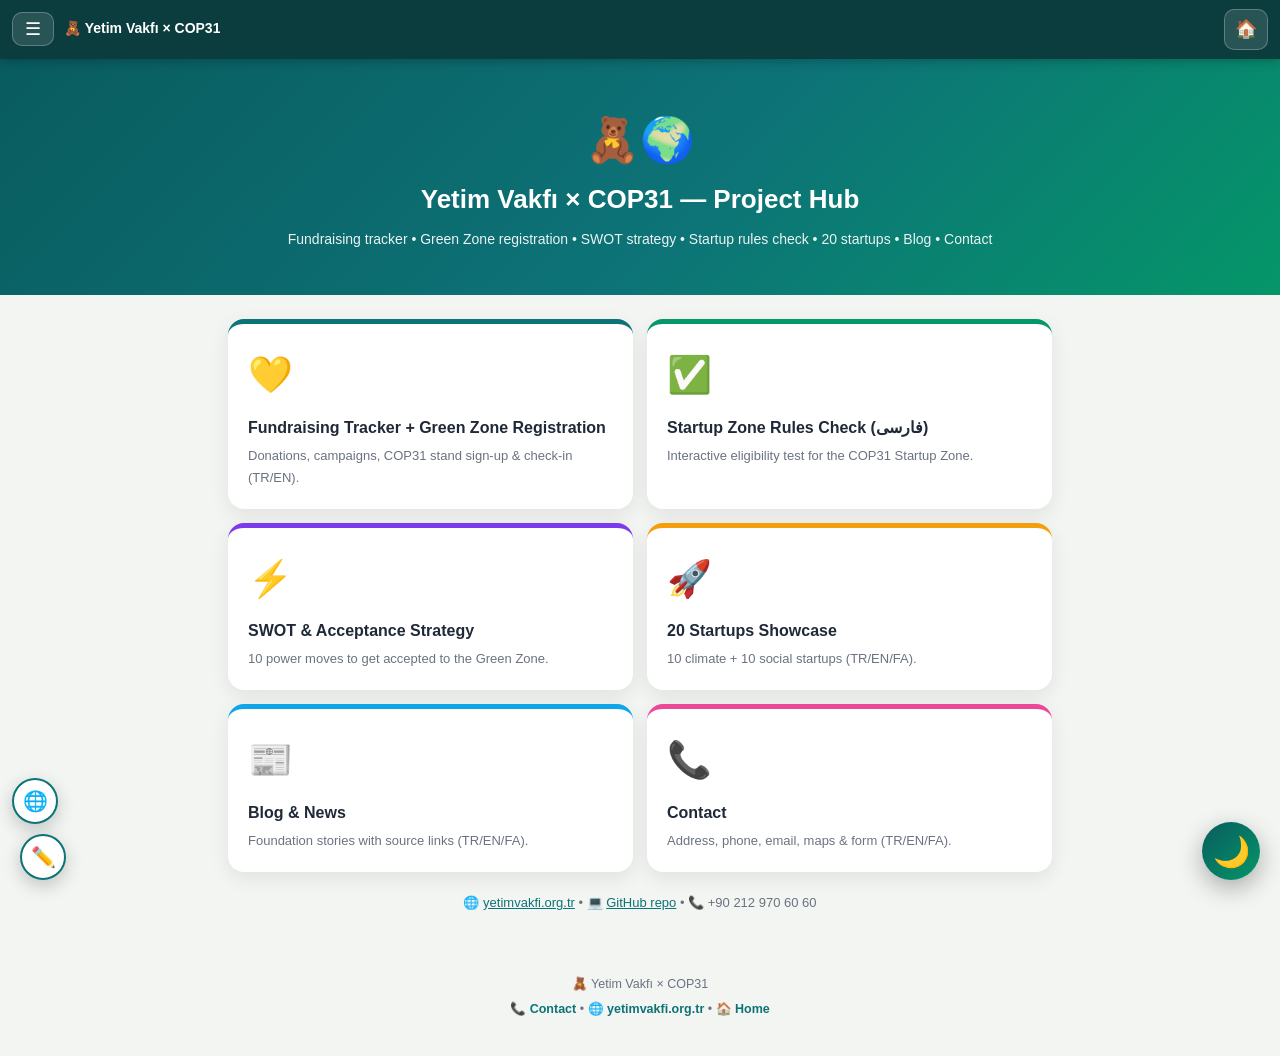
<file: site/index.html>
<!DOCTYPE html>
<html lang="en">
<head>
<meta charset="UTF-8">
<meta name="viewport" content="width=device-width, initial-scale=1.0">
<meta name="description" content="Yetim Vakfı × COP31 Project Hub — fundraising tracker, 20 startups, Startup Zone rules check, SWOT strategy, blog and contact.">
<meta property="og:title" content="Yetim Vakfı × COP31 — Project Hub">
<meta property="og:description" content="Yetim Vakfı × COP31 Project Hub — fundraising tracker, 20 startups, Startup Zone rules check, SWOT strategy, blog and contact.">
<meta property="og:type" content="website">
<meta property="og:url" content="https://yetim-vakfi-cop31.pages.dev/">
<meta name="twitter:card" content="summary">
<title>Yetim Vakfı × COP31 — Project Hub</title>
<link rel="icon" href="data:image/svg+xml,<svg xmlns='http://www.w3.org/2000/svg' viewBox='0 0 100 100'><text y='.9em' font-size='90'>🧸</text></svg>">
<meta name="theme-color" content="#0b3d3f">
<link rel="stylesheet" href="site-theme.css">
<style>
*{box-sizing:border-box;margin:0;padding:0}
.hero{background:linear-gradient(135deg,#095c5f,#0d7377 55%,#059669);color:#fff;padding:44px 20px;text-align:center}
.hero h1{font-size:26px}.hero p{opacity:.92;margin-top:6px}
.wrap{max-width:860px;margin:0 auto;padding:24px 18px 40px}
.grid{display:grid;grid-template-columns:repeat(2,1fr);gap:14px}
@media(max-width:720px){.grid{grid-template-columns:1fr}}
.card{background:#fff;border-radius:16px;padding:20px;box-shadow:0 6px 20px rgba(0,0,0,.08);text-decoration:none;color:inherit;border-top:5px solid #0d7377;display:block}
.card:nth-child(2){border-color:#059669}.card:nth-child(3){border-color:#7c3aed}.card:nth-child(4){border-color:#f59e0b}.card:nth-child(5){border-color:#0ea5e9}.card:nth-child(6){border-color:#ec4899}
.card:hover{transform:translateY(-3px);box-shadow:0 10px 26px rgba(0,0,0,.12)}
.card .ico{font-size:36px}.card h2{font-size:16px;margin:8px 0 4px}.card p{font-size:13px;color:#6b7280}
.links{text-align:center;margin-top:20px;font-size:13px;color:#6b7280}
.links a{color:#0d7377}
</style>
</head>
<body>
<div class="hero">
  <div style="font-size:44px">🧸🌍</div>
  <h1>Yetim Vakfı × COP31 — Project Hub</h1>
  <p>Fundraising tracker • Green Zone registration • SWOT strategy • Startup rules check • 20 startups • Blog • Contact</p>
</div>
<div class="wrap">
  <div class="grid">
    <a class="card" href="yetim-vakfi-fundraising-tracker.html"><div class="ico">💛</div><h2>Fundraising Tracker + Green Zone Registration</h2><p>Donations, campaigns, COP31 stand sign-up & check-in (TR/EN).</p></a>
    <a class="card" href="cop31-startup-zone-rules-check.html"><div class="ico">✅</div><h2>Startup Zone Rules Check (فارسی)</h2><p>Interactive eligibility test for the COP31 Startup Zone.</p></a>
    <a class="card" href="yetim-vakfi-cop31-swot-report.html"><div class="ico">⚡</div><h2>SWOT & Acceptance Strategy</h2><p>10 power moves to get accepted to the Green Zone.</p></a>
    <a class="card" href="cop31-20-startups.html"><div class="ico">🚀</div><h2>20 Startups Showcase</h2><p>10 climate + 10 social startups (TR/EN/FA).</p></a>
    <a class="card" href="blog.html"><div class="ico">📰</div><h2>Blog & News</h2><p>Foundation stories with source links (TR/EN/FA).</p></a>
    <a class="card" href="contact.html"><div class="ico">📞</div><h2>Contact</h2><p>Address, phone, email, maps & form (TR/EN/FA).</p></a>
  </div>
  <div class="links">
    🌐 <a href="https://yetimvakfi.org.tr/en" target="_blank" rel="noopener">yetimvakfi.org.tr</a> •
    💻 <a href="https://github.com/Websites-by-AI/yetim-vakfi-cop31" target="_blank" rel="noopener">GitHub repo</a> •
    📞 +90 212 970 60 60
  </div>
</div>
<script src="site-nav.js"></script>
<script src="site-translate.js"></script>
<script src="aya-widget.js"></script>
<script src="site-debug.js"></script>
<script>
/* WordPress-like edit mode: click pencil, edit texts, click again to save (this browser). Double-click resets. */
(function(){
const KEY="aya_index_edits",SEL=".hero h1,.hero p,.card h2,.card p";
const btn=document.createElement("button");
btn.textContent="✏️"; btn.title="Edit mode";
btn.style.cssText="position:fixed;bottom:20px;left:20px;width:46px;height:46px;border-radius:50%;background:#fff;border:2px solid #0d7377;font-size:20px;cursor:pointer;box-shadow:0 6px 18px rgba(0,0,0,.2);z-index:9997";
document.body.appendChild(btn);
const els=()=>[...document.querySelectorAll(SEL)];
function save(){try{localStorage.setItem(KEY,JSON.stringify(els().map(e=>e.innerHTML)));}catch(e){}}
function load(){try{const a=JSON.parse(localStorage.getItem(KEY)||"[]");els().forEach((e,i)=>{if(a[i])e.innerHTML=a[i];});}catch(e){}}
let on=false;
btn.onclick=()=>{on=!on;els().forEach(e=>{e.contentEditable=on;e.style.outline=on?"2px dashed #0d7377":"";});btn.style.background=on?"#fef3c7":"#fff";if(!on)save();};
btn.ondblclick=()=>{try{localStorage.removeItem(KEY);}catch(e){}location.reload();};
load();
})();
</script>
</body>
</html>
</file>
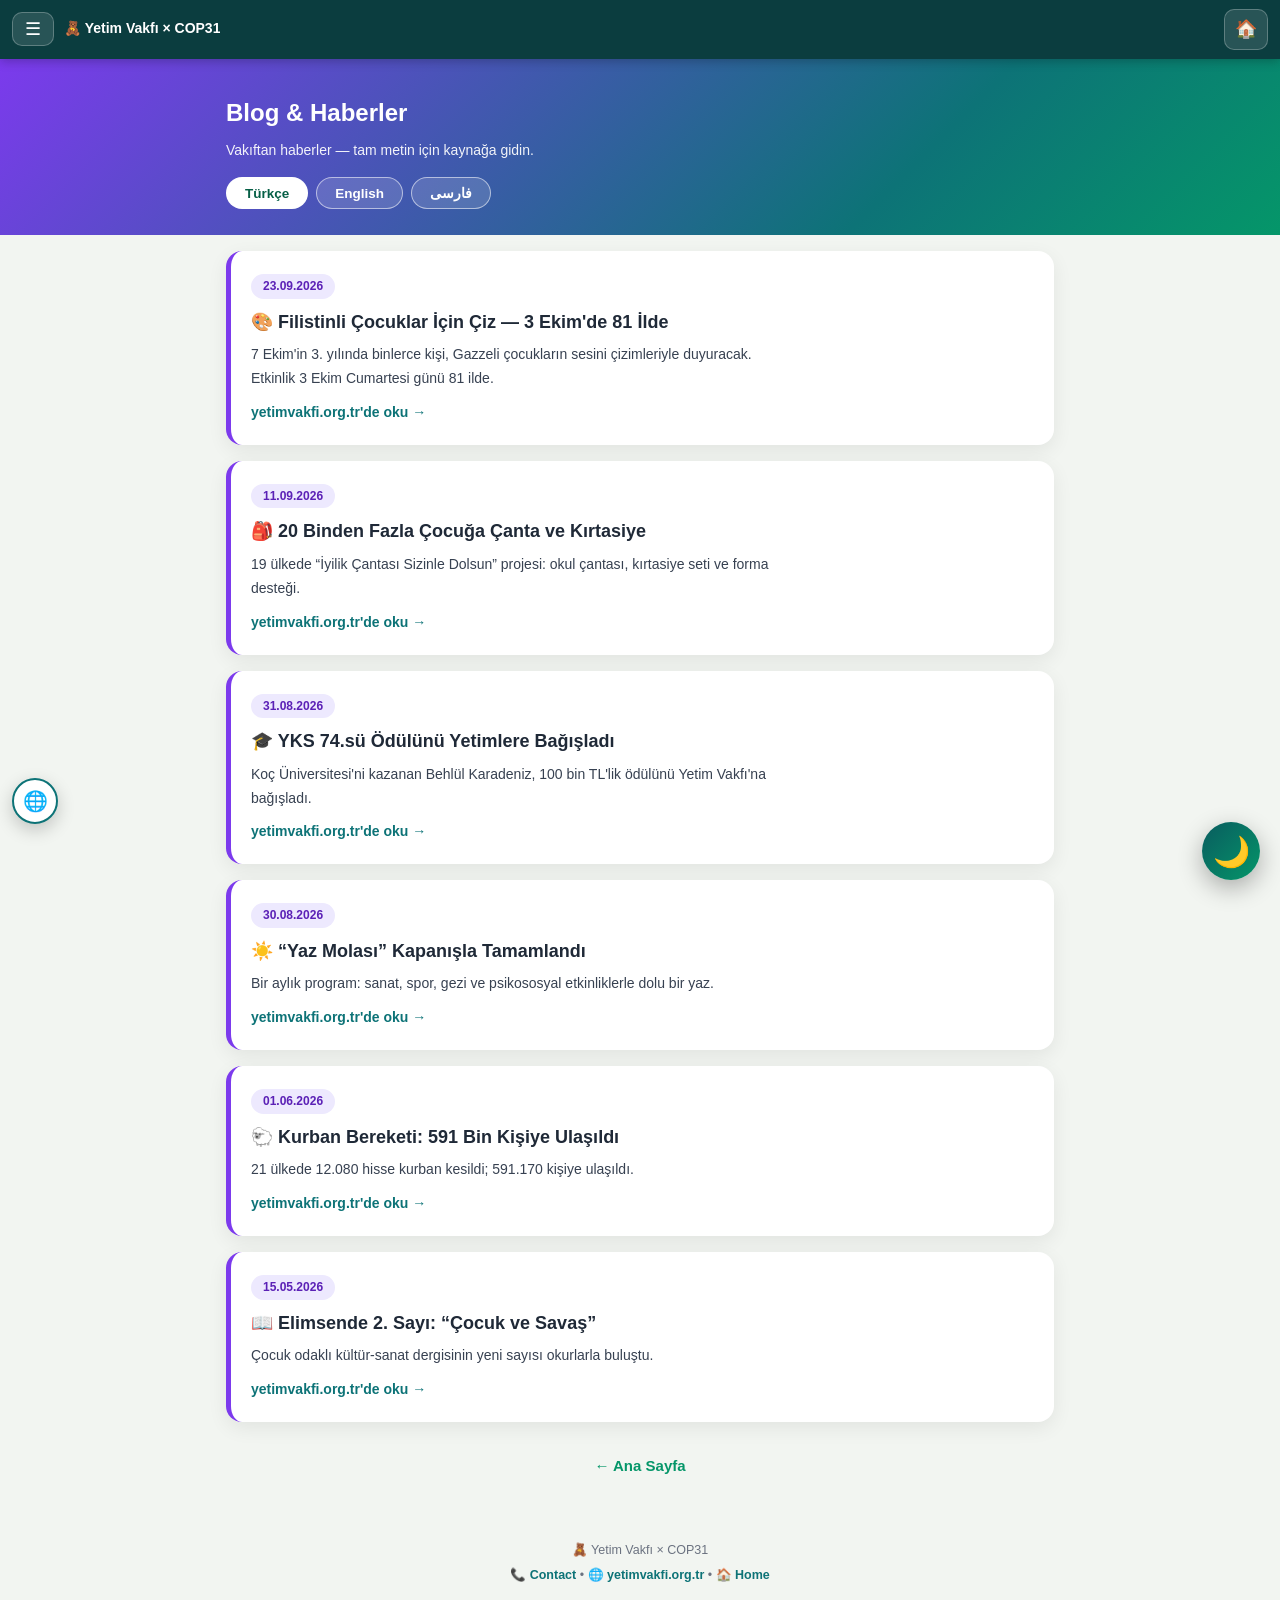
<file: site/blog.html>
<!DOCTYPE html>
<html lang="tr">
<head>
<meta charset="UTF-8">
<meta name="viewport" content="width=device-width, initial-scale=1.0">
<meta name="description" content="Yetim Vakfı × COP31 blog — foundation news with source links. TR/EN/FA.">
<meta property="og:title" content="Blog &amp; News • Yetim Vakfı × COP31">
<meta property="og:description" content="Yetim Vakfı × COP31 blog — foundation news with source links. TR/EN/FA.">
<meta property="og:type" content="website">
<meta property="og:url" content="https://yetim-vakfi-cop31.pages.dev/blog.html">
<meta name="twitter:card" content="summary">
<title>Blog & News • Yetim Vakfı × COP31</title>
<link rel="icon" href="data:image/svg+xml,<svg xmlns='http://www.w3.org/2000/svg' viewBox='0 0 100 100'><text y='.9em' font-size='90'>🧸</text></svg>">
<meta name="theme-color" content="#0b3d3f">
<link rel="stylesheet" href="site-theme.css">
<style>
*{box-sizing:border-box;margin:0;padding:0}
.hero{background:linear-gradient(135deg,#7c3aed,#0d7377 70%,#059669);color:#fff;padding:34px 0 26px}
.wrap{max-width:860px;margin:0 auto;padding:0 16px}
.hero h1{font-size:24px}
.hero p{opacity:.93;font-size:14px;margin-top:6px}
.post{background:#fff;border-radius:16px;padding:20px;box-shadow:0 6px 20px rgba(0,0,0,.07);margin:16px 0;border-inline-start:5px solid #7c3aed}
.post .date{display:inline-block;background:#ede9fe;color:#5b21b6;border-radius:999px;padding:2px 12px;font-size:12px;font-weight:bold;margin-bottom:8px}
.post h2{font-size:18px;margin-bottom:6px}
.post p{font-size:14px;color:#374151}
.post a.src{display:inline-block;margin-top:10px;color:#0d7377;font-weight:bold;text-decoration:none;font-size:14px}
.post p,.post h2{max-width:68ch}
</style>
</head>
<body>
<div class="hero"><div class="wrap">
<h1 id="title">Blog & Haberler</h1>
<p id="subtitle"></p>
<div class="pills">
<button class="pill on" data-l="0">Türkçe</button>
<button class="pill" data-l="1">English</button>
<button class="pill" data-l="2">فارسی</button>
</div>
</div></div>
<div class="wrap">
<div id="posts"></div>
<footer class="backline"><a href="index.html" id="back">← Ana Sayfa</a></footer>
</div>
<script>
var UI=[
{t:"Blog & Haberler",s:"Vakıftan haberler — tam metin için kaynağa gidin.",back:"← Ana Sayfa",read:"yetimvakfi.org.tr'de oku →"},
{t:"Blog & News",s:"Foundation news — follow the source link for full stories.",back:"← Home",read:"Read on yetimvakfi.org.tr →"},
{t:"وبلاگ و اخبار",s:"اخبار موسسه — برای متن کامل به منبع بروید.",back:"← خانه",read:"خواندن در yetimvakfi.org.tr ←"}
];
var POSTS=[
{e:"🎨",date:"23.09.2026",url:"https://yetimvakfi.org.tr/haber/turkiyenin-dort-bir-yaninda-filistinli-cocuklar-icin-ciziyoruz",
t:["Filistinli Çocuklar İçin Çiz — 3 Ekim'de 81 İlde","Draw for Palestinian Children — Oct 3 in 81 Provinces","نقاشی برای کودکان فلسطین — ۳ اکتبر در ۸۱ استان"],
x:["7 Ekim'in 3. yılında binlerce kişi, Gazzeli çocukların sesini çizimleriyle duyuracak. Etkinlik 3 Ekim Cumartesi günü 81 ilde.","On the 3rd anniversary of Oct 7, thousands will give voice to Gazan children through drawings — Saturday Oct 3, in all 81 provinces.","در سومین سالگرد ۷ اکتبر، هزاران نفر با نقاشی صدای کودکان غزه می‌شوند — شنبه ۳ اکتبر در هر ۸۱ استان."]},
{e:"🎒",date:"11.09.2026",url:"https://yetimvakfi.org.tr/haber/yetim-vakfi-20-binden-fazla-cocugun-okula-donus-heyecanina-ortak-oldu",
t:["20 Binden Fazla Çocuğa Çanta ve Kırtasiye","Bags + Stationery for 20,000+ Children","کیف و لوازم‌التحریر برای +۲۰٬۰۰۰ کودک"],
x:["19 ülkede “İyilik Çantası Sizinle Dolsun” projesi: okul çantası, kırtasiye seti ve forma desteği.","“Kindness Bag” project in 19 countries: school bags, stationery sets and uniform support.","پروژه «کیف مهربانی» در ۱۹ کشور: کیف مدرسه، بسته لوازم‌التحریر و لباس فرم."]},
{e:"🎓",date:"31.08.2026",url:"https://yetimvakfi.org.tr/haber/yks-basarisini-yetim-kardesleriyle-paylasti",
t:["YKS 74.sü Ödülünü Yetimlere Bağışladı","Top YKS Scorer Donated His ₺100K Prize","رتبه ۷۴ کنکور جایزه‌اش را به ایتام بخشید"],
x:["Koç Üniversitesi'ni kazanan Behlül Karadeniz, 100 bin TL'lik ödülünü Yetim Vakfı'na bağışladı.","Behlül Karadeniz, ranked 74th in Türkiye, donated his 100,000 TL award to Yetim Vakfı.","بهلول کارادنیز، رتبه ۷۴ ترکیه، جایزه ۱۰۰ هزار لیری‌اش را به یتیم‌وکفی اهدا کرد."]},
{e:"☀️",date:"30.08.2026",url:"https://yetimvakfi.org.tr/haber/yetim-vakfinda-yaz-molasi-etkinlikleri-tamamlandi",
t:["“Yaz Molası” Kapanışla Tamamlandı","“Summer Break” Wrapped Up","«تعطیلات تابستانی» به پایان رسید"],
x:["Bir aylık program: sanat, spor, gezi ve psikososyal etkinliklerle dolu bir yaz.","A one-month program full of art, sports, trips and psychosocial activities.","برنامه یک‌ماهه پر از هنر، ورزش، اردو و فعالیت‌های روان‌اجتماعی."]},
{e:"🐑",date:"01.06.2026",url:"https://yetimvakfi.org.tr/haber/2026-kurban-bereketi-sinirlari-asti",
t:["Kurban Bereketi: 591 Bin Kişiye Ulaşıldı","Qurbani Bounty: 591K People Reached","برکت قربانی: ۵۹۱ هزار نفر"],
x:["21 ülkede 12.080 hisse kurban kesildi; 591.170 kişiye ulaşıldı.","12,080 shares sacrificed in 21 countries, reaching 591,170 people.","۱۲٬۰۸۰ سهم قربانی در ۲۱ کشور؛ رسیدن به ۵۹۱٬۱۷۰ نفر."]},
{e:"📖",date:"15.05.2026",url:"https://yetimvakfi.org.tr/haber/yetim-vakfi-elimsende-2.-sayisi-yayinda",
t:["Elimsende 2. Sayı: “Çocuk ve Savaş”","Elimsende Issue #2: “Child and War”","شماره ۲ الیم‌سنده: «کودک و جنگ»"],
x:["Çocuk odaklı kültür-sanat dergisinin yeni sayısı okurlarla buluştu.","The child-focused culture & arts magazine's new issue is out.","شماره جدید مجله فرهنگی-هنری کودک منتشر شد."]}
];
var lang=0;
function render(){
document.body.className=lang===2?"rtl":"";
document.documentElement.lang=["tr","en","fa"][lang];
var u=UI[lang];
document.getElementById("title").textContent=u.t;
document.getElementById("subtitle").textContent=u.s;
document.getElementById("back").textContent=u.back;
var h="";
POSTS.forEach(function(p){
h+='<article class="post"><span class="date">'+p.date+'</span><h2>'+p.e+" "+p.t[lang]+'</h2><p>'+p.x[lang]+'</p><a class="src" href="'+p.url+'" target="_blank" rel="noopener">'+u.read+"</a></article>";
});
document.getElementById("posts").innerHTML=h;
var pills=document.querySelectorAll(".pill");
for(var i=0;i<pills.length;i++){pills[i].className="pill"+(parseInt(pills[i].getAttribute("data-l"))===lang?" on":"");}
}
var pl=document.querySelectorAll(".pill");
for(var a=0;a<pl.length;a++){pl[a].onclick=function(){lang=parseInt(this.getAttribute("data-l"));render();};}
render();
</script>
<script src="site-nav.js"></script>
<script src="site-translate.js"></script>
<script src="aya-widget.js"></script>
<script src="site-debug.js"></script>
</body>
</html>
</file>
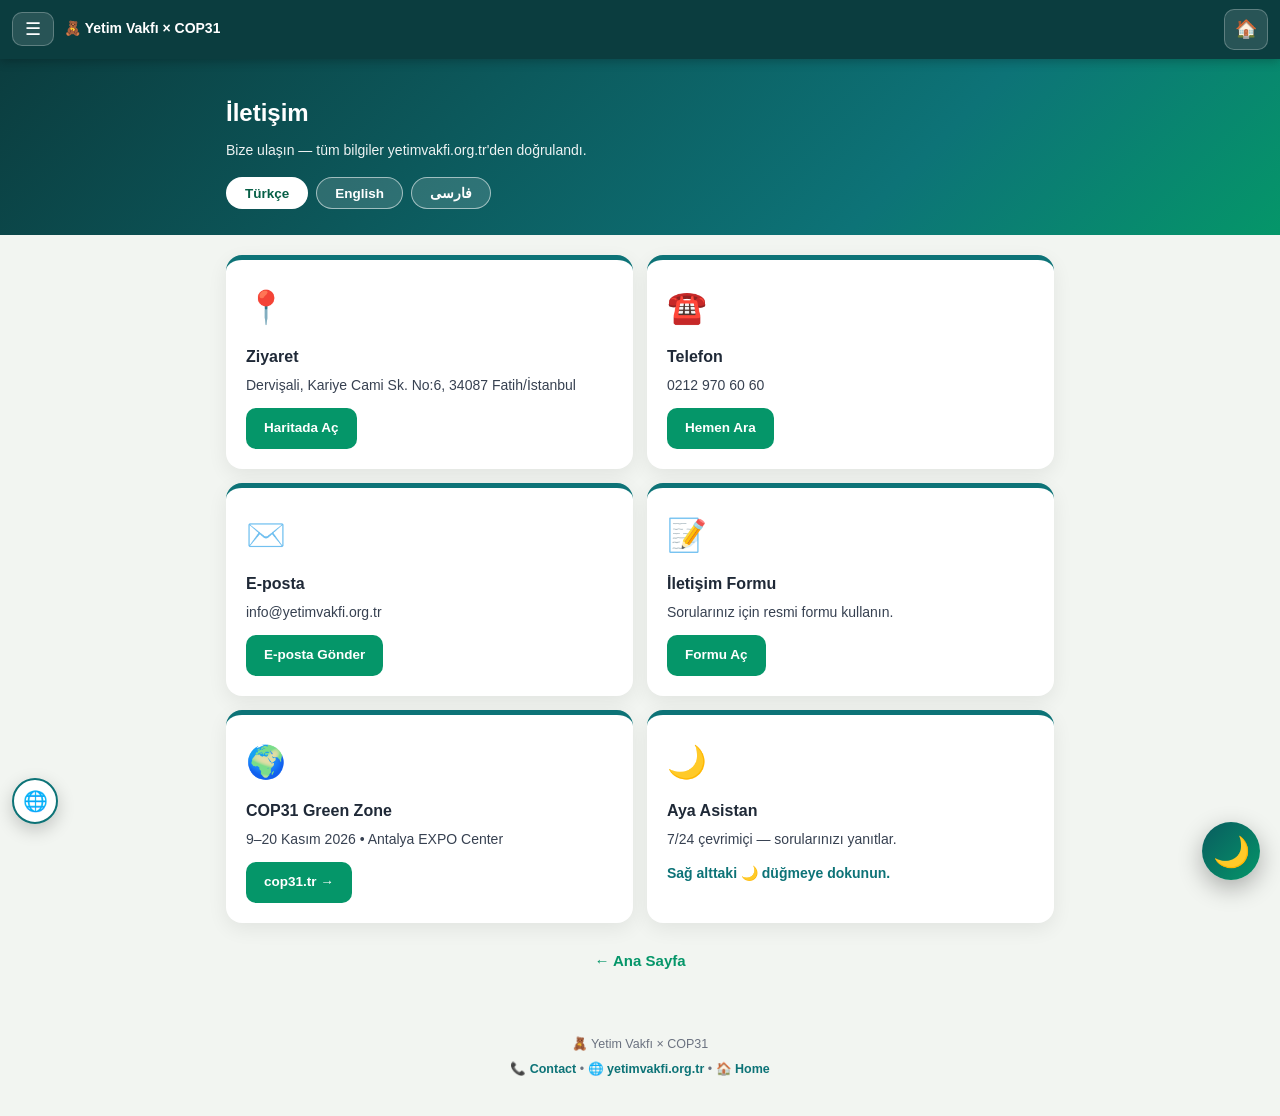
<file: site/contact.html>
<!DOCTYPE html>
<html lang="tr">
<head>
<meta charset="UTF-8">
<meta name="viewport" content="width=device-width, initial-scale=1.0">
<meta name="description" content="Contact Yetim Vakfı × COP31 — address, phone, email, maps and official form.">
<meta property="og:title" content="Contact • Yetim Vakfı × COP31">
<meta property="og:description" content="Contact Yetim Vakfı × COP31 — address, phone, email, maps and official form.">
<meta property="og:type" content="website">
<meta property="og:url" content="https://yetim-vakfi-cop31.pages.dev/contact.html">
<meta name="twitter:card" content="summary">
<title>Contact • Yetim Vakfı × COP31</title>
<link rel="icon" href="data:image/svg+xml,<svg xmlns='http://www.w3.org/2000/svg' viewBox='0 0 100 100'><text y='.9em' font-size='90'>🧸</text></svg>">
<meta name="theme-color" content="#0b3d3f">
<link rel="stylesheet" href="site-theme.css">
<style>
*{box-sizing:border-box;margin:0;padding:0}
.hero{background:linear-gradient(135deg,#0b3d3f,#0d7377 70%,#059669);color:#fff;padding:34px 0 26px}
.wrap{max-width:860px;margin:0 auto;padding:0 16px}
.hero h1{font-size:24px}
.hero p{opacity:.93;font-size:14px;margin-top:6px}
.grid{display:grid;grid-template-columns:repeat(2,1fr);gap:14px;padding:20px 0 10px}
@media(max-width:640px){.grid{grid-template-columns:1fr}}
.card{background:#fff;border-radius:16px;padding:20px;box-shadow:0 6px 20px rgba(0,0,0,.07);border-top:5px solid #0d7377}
.card .ico{font-size:32px}
.card h2{font-size:16px;margin:8px 0 4px}
.card p{font-size:14px;color:#374151;word-break:break-word}
.card a.btn{display:inline-block;margin-top:10px;background:#059669;color:#fff;text-decoration:none;font-weight:bold;font-size:13.5px;padding:9px 18px;border-radius:10px}
</style>
</head>
<body>
<div class="hero"><div class="wrap">
<h1 id="title">İletişim</h1>
<p id="subtitle"></p>
<div class="pills">
<button class="pill on" data-l="0">Türkçe</button>
<button class="pill" data-l="1">English</button>
<button class="pill" data-l="2">فارسی</button>
</div>
</div></div>
<div class="wrap">
<div class="grid" id="grid"></div>
<footer class="backline"><a href="index.html" id="back">← Ana Sayfa</a></footer>
</div>
<script>
var UI=[
{t:"İletişim",s:"Bize ulaşın — tüm bilgiler yetimvakfi.org.tr'den doğrulandı.",back:"← Ana Sayfa"},
{t:"Contact",s:"Reach us — all info verified from yetimvakfi.org.tr.",back:"← Home"},
{t:"تماس با ما",s:"با ما در تماس باشید — همه اطلاعات از yetimvakfi.org.tr تأیید شده.",back:"← خانه"}
];
var CARDS=[
{ico:"📍",t:["Ziyaret","Visit","نشانی"],v:["Dervişali, Kariye Cami Sk. No:6, 34087 Fatih/İstanbul","Dervişali, Kariye Cami Sk. No:6, 34087 Fatih/Istanbul","درویش‌علی، کوچه مسجد کاریه ۶، فاتح/استانبول"],b:["Haritada Aç","Open in Maps","باز کردن نقشه"],url:"https://maps.app.goo.gl/G7xEt7ZmWxuf5hQf9"},
{ico:"☎️",t:["Telefon","Call","تلفن"],v:["0212 970 60 60"," +90 212 970 60 60","0212 970 60 60"],b:["Hemen Ara","Call Now","تماس"],url:"tel:+902129706060"},
{ico:"✉️",t:["E-posta","Email","ایمیل"],v:["info@yetimvakfi.org.tr","info@yetimvakfi.org.tr","info@yetimvakfi.org.tr"],b:["E-posta Gönder","Send Email","ارسال ایمیل"],url:"mailto:info@yetimvakfi.org.tr"},
{ico:"📝",t:["İletişim Formu","Contact Form","فرم تماس"],v:["Sorularınız için resmi formu kullanın.","Use the official form for your questions.","برای سؤالاتتان از فرم رسمی استفاده کنید."],b:["Formu Aç","Open Form","باز کردن فرم"],url:"https://yetimvakfi.org.tr/iletisim"},
{ico:"🌍",t:["COP31 Green Zone","COP31 Green Zone","گرین‌زون COP31"],v:["9–20 Kasım 2026 • Antalya EXPO Center","9–20 Nov 2026 • Antalya EXPO Center","۹ تا ۲۰ نوامبر ۲۰۲۶ • آنتالیا EXPO"],b:["cop31.tr →","cop31.tr →","cop31.tr ←"],url:"https://cop31.tr/green-zone"},
{ico:"🌙",t:["Aya Asistan","Aya Assistant","دستیار آیا"],v:["7/24 çevrimiçi — sorularınızı yanıtlar.","Online 24/7 — answers your questions.","۲۴ ساعته آنلاین — به سؤالاتتان جواب می‌دهد."],b:null,url:null}
];
var HELP=[["Sağ alttaki 🌙 düğmeye dokunun.","Tap the 🌙 button, bottom-right.","دکمه 🌙 پایین-راست را بزنید."]];
var lang=0;
function render(){
document.body.className=lang===2?"rtl":"";
document.documentElement.lang=["tr","en","fa"][lang];
var u=UI[lang];
document.getElementById("title").textContent=u.t;
document.getElementById("subtitle").textContent=u.s;
document.getElementById("back").textContent=u.back;
var h="";
CARDS.forEach(function(c,i){
var btn=c.b?'<a class="btn" href="'+c.url+'"'+(c.url.indexOf("http")===0?' target="_blank" rel="noopener"':"")+">"+c.b[lang]+"</a>":'<p style="margin-top:10px;font-weight:bold;color:#0d7377">'+HELP[0][lang]+"</p>";
h+='<div class="card"><div class="ico">'+c.ico+"</div><h2>"+c.t[lang]+"</h2><p>"+c.v[lang]+"</p>"+btn+"</div>";
});
document.getElementById("grid").innerHTML=h;
var pills=document.querySelectorAll(".pill");
for(var i=0;i<pills.length;i++){pills[i].className="pill"+(parseInt(pills[i].getAttribute("data-l"))===lang?" on":"");}
}
var pl=document.querySelectorAll(".pill");
for(var a=0;a<pl.length;a++){pl[a].onclick=function(){lang=parseInt(this.getAttribute("data-l"));render();};}
render();
</script>
<script src="site-nav.js"></script>
<script src="site-translate.js"></script>
<script src="aya-widget.js"></script>
<script src="site-debug.js"></script>
</body>
</html>
</file>
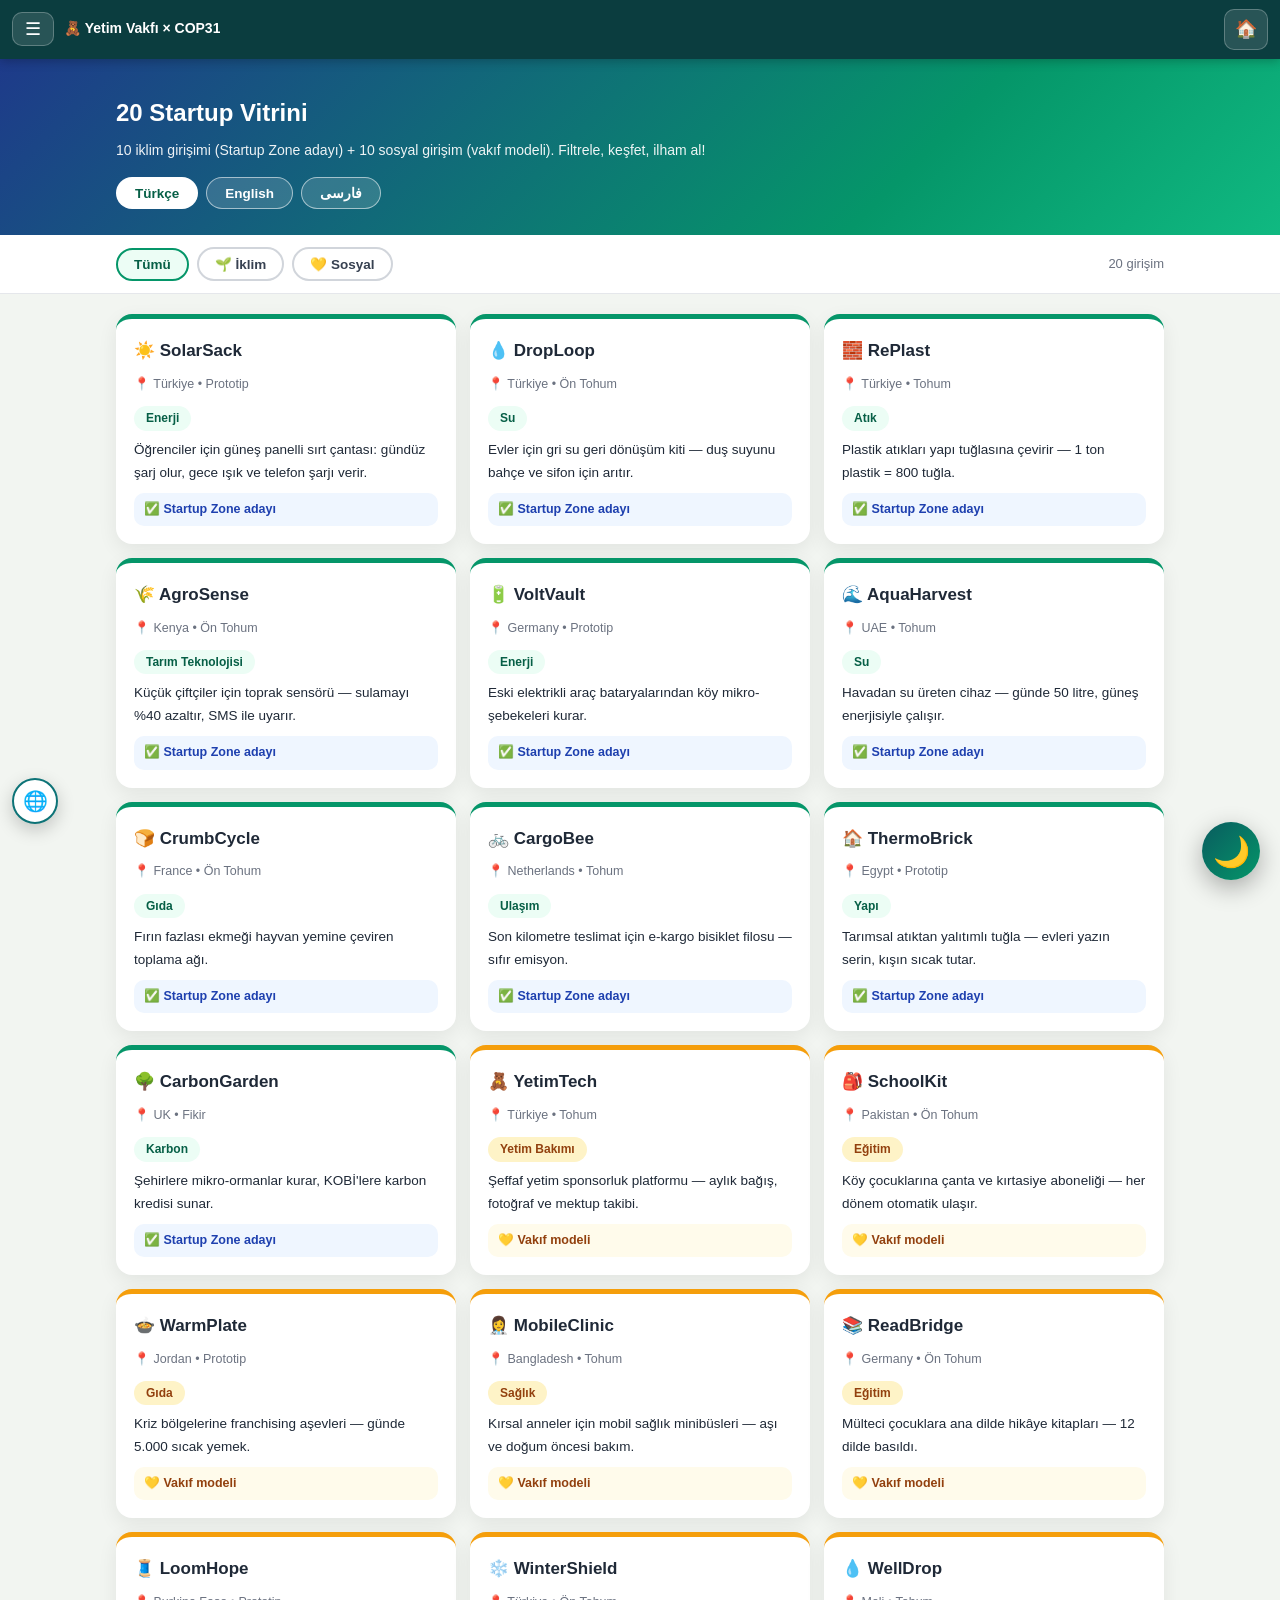
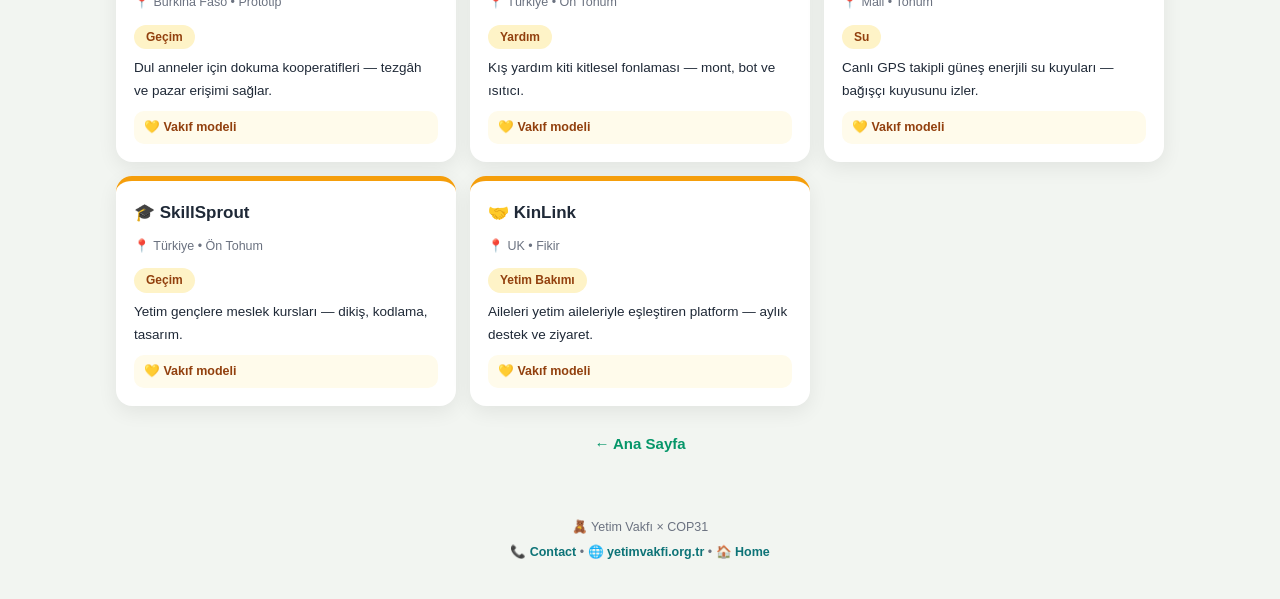
<file: site/cop31-20-startups.html>
<!DOCTYPE html>
<html lang="tr">
<head>
<meta charset="UTF-8">
<meta name="viewport" content="width=device-width, initial-scale=1.0">
<meta name="description" content="20 startups showcase — 10 climate ventures fit for the COP31 Startup Zone plus 10 social ventures. TR/EN/FA.">
<meta property="og:title" content="20 Startups • COP31 × Yetim Vakfı">
<meta property="og:description" content="20 startups showcase — 10 climate ventures fit for the COP31 Startup Zone plus 10 social ventures. TR/EN/FA.">
<meta property="og:type" content="website">
<meta property="og:url" content="https://yetim-vakfi-cop31.pages.dev/cop31-20-startups.html">
<meta name="twitter:card" content="summary">
<title>20 Startups • COP31 × Yetim Vakfı</title>
<link rel="icon" href="data:image/svg+xml,<svg xmlns='http://www.w3.org/2000/svg' viewBox='0 0 100 100'><text y='.9em' font-size='90'>🧸</text></svg>">
<meta name="theme-color" content="#0b3d3f">
<link rel="stylesheet" href="site-theme.css">
<style>
*{box-sizing:border-box;margin:0;padding:0}
.hero{background:linear-gradient(135deg,#1e3a8a,#059669 70%,#10b981);color:#fff;padding:34px 0 26px}
.wrap{max-width:1080px;margin:0 auto;padding:0 16px}
.hero h1{font-size:24px}
.hero p{opacity:.93;font-size:14px;margin-top:6px;max-width:760px}
.bar{background:#fff;border-bottom:1px solid #e5e7eb;padding:12px 0;position:sticky;top:0;z-index:5}
.bar .wrap{display:flex;gap:8px;flex-wrap:wrap;align-items:center}
.fbtn{border:2px solid #d1d5db;background:#fff;border-radius:999px;padding:7px 16px;font-size:13.5px;font-weight:bold;cursor:pointer;font-family:inherit;color:#374151}
.fbtn.on{border-color:#059669;background:#ecfdf5;color:#065f46}
.count{margin-inline-start:auto;font-size:13px;color:#6b7280}
.grid{display:grid;grid-template-columns:repeat(auto-fill,minmax(300px,1fr));gap:14px;padding:20px 0 10px}
.card{background:#fff;border-radius:16px;padding:18px;box-shadow:0 6px 20px rgba(0,0,0,.07);border-top:5px solid #059669;display:flex;flex-direction:column;gap:8px}
.card.soc{border-top-color:#f59e0b}
.card h3{font-size:17px}
.card .meta{font-size:12.5px;color:#6b7280}
.tag{display:inline-block;background:#ecfdf5;color:#065f46;border-radius:999px;padding:2px 12px;font-size:12px;font-weight:bold}
.card.soc .tag{background:#fef3c7;color:#92400e}
.card .desc{font-size:13.5px;flex:1}
.badge{font-size:12.5px;font-weight:bold;color:#1e40af;background:#eff6ff;border-radius:10px;padding:6px 10px}
.card.soc .badge{color:#92400e;background:#fffbeb}
</style>
</head>
<body>
<div class="hero"><div class="wrap">
<h1 id="title">20 Startup Vitrini</h1>
<p id="subtitle"></p>
<div class="pills">
<button class="pill on" data-l="0">Türkçe</button>
<button class="pill" data-l="1">English</button>
<button class="pill" data-l="2">فارسی</button>
</div>
</div></div>
<div class="bar"><div class="wrap">
<button class="fbtn on" data-f="all" id="fAll">Tümü</button>
<button class="fbtn" data-f="c" id="fC">🌱 İklim</button>
<button class="fbtn" data-f="s" id="fS">💛 Sosyal</button>
<span class="count" id="count"></span>
</div></div>
<div class="wrap"><div class="grid" id="grid"></div>
<footer class="backline"><a href="index.html" id="back">← Ana Sayfa</a></footer>
</div>
<script>
var UI=[
{t:"20 Startup Vitrini",s:"10 iklim girişimi (Startup Zone adayı) + 10 sosyal girişim (vakıf modeli). Filtrele, keşfet, ilham al!",all:"Tümü",c:"🌱 İklim",s2:"💛 Sosyal",bc:"✅ Startup Zone adayı",bs:"💛 Vakıf modeli",back:"← Ana Sayfa",n:"girişim"},
{t:"20 Startups Showcase",s:"10 climate ventures (Startup Zone fits) + 10 social ventures (foundation models). Filter, explore, get inspired!",all:"All",c:"🌱 Climate",s2:"💛 Social",bc:"✅ Startup Zone fit",bs:"💛 Foundation model",back:"← Home",n:"ventures"},
{t:"ویترین ۲۰ استارتاپ",s:"۱۰ استارتاپ اقلیمی (مناسب Startup Zone) + ۱۰ استارتاپ اجتماعی (مدل خیریه). فیلتر کن، کشف کن، الهام بگیر!",all:"همه",c:"🌱 اقلیمی",s2:"💛 اجتماعی",bc:"✅ مناسب Startup Zone",bs:"💛 مدل خیریه",back:"← خانه",n:"استارتاپ"}
];
var ST=[["Fikir","Idea","ایده"],["Prototip","Prototype","نمونه اولیه"],["Ön Tohum","Pre-seed","پیش‌بذری"],["Tohum","Seed","بذری"]];
var SU=[
{e:"☀️",n:"SolarSack",c:"Türkiye",k:"c",st:1,sec:["Enerji","Energy","انرژی"],d:["Öğrenciler için güneş panelli sırt çantası: gündüz şarj olur, gece ışık ve telefon şarjı verir.","Solar-panel backpack for students: charges by day, gives light + phone charge at night.","کوله‌پشتی خورشیدی برای دانش‌آموزان: روز شارژ می‌شود، شب نور و شارژ موبایل می‌دهد."]},
{e:"💧",n:"DropLoop",c:"Türkiye",k:"c",st:2,sec:["Su","Water","آب"],d:["Evler için gri su geri dönüşüm kiti — duş suyunu bahçe ve sifon için arıtır.","Greywater recycling kit for homes — cleans shower water for garden + toilet use.","کیت بازیافت آب خاکستری خانه — آب حمام را برای باغ و سرویس بهداشتی تصفیه می‌کند."]},
{e:"🧱",n:"RePlast",c:"Türkiye",k:"c",st:3,sec:["Atık","Waste","پسماند"],d:["Plastik atıkları yapı tuğlasına çevirir — 1 ton plastik = 800 tuğla.","Turns plastic waste into building bricks — 1 ton of plastic = 800 bricks.","پسماند پلاستیک را به آجر ساختمانی تبدیل می‌کند — ۱ تن پلاستیک = ۸۰۰ آجر."]},
{e:"🌾",n:"AgroSense",c:"Kenya",k:"c",st:2,sec:["Tarım Teknolojisi","AgriTech","فناوری کشاورزی"],d:["Küçük çiftçiler için toprak sensörü — sulamayı %40 azaltır, SMS ile uyarır.","Soil sensor for small farmers — cuts irrigation 40%, alerts by SMS.","سنسور خاک برای کشاورزان خرد — آبیاری را ۴۰٪ کم می‌کند، با پیامک هشدار می‌دهد."]},
{e:"🔋",n:"VoltVault",c:"Germany",k:"c",st:1,sec:["Enerji","Energy","انرژی"],d:["Eski elektrikli araç bataryalarından köy mikro-şebekeleri kurar.","Builds village micro-grids from second-life EV batteries.","از باتری‌های دست‌دوم خودروی برقی، ریزشبکه برق روستایی می‌سازد."]},
{e:"🌊",n:"AquaHarvest",c:"UAE",k:"c",st:3,sec:["Su","Water","آب"],d:["Havadan su üreten cihaz — günde 50 litre, güneş enerjisiyle çalışır.","Atmospheric water generator — 50 liters/day, solar-powered.","دستگاه تولید آب از هوا — روزی ۵۰ لیتر، با انرژی خورشیدی کار می‌کند."]},
{e:"🍞",n:"CrumbCycle",c:"France",k:"c",st:2,sec:["Gıda","Food","غذا"],d:["Fırın fazlası ekmeği hayvan yemine çeviren toplama ağı.","Collection network turning surplus bakery bread into animal feed.","شبکه جمع‌آوری نان اضافه نانوایی‌ها و تبدیل آن به خوراک دام."]},
{e:"🚲",n:"CargoBee",c:"Netherlands",k:"c",st:3,sec:["Ulaşım","Mobility","حمل‌ونقل"],d:["Son kilometre teslimat için e-kargo bisiklet filosu — sıfır emisyon.","E-cargo bike fleet for last-mile delivery — zero emission.","ناوگان دوچرخه باربری برقی برای تحویل آخر مسیر — بدون آلایندگی."]},
{e:"🏠",n:"ThermoBrick",c:"Egypt",k:"c",st:1,sec:["Yapı","Buildings","ساختمان"],d:["Tarımsal atıktan yalıtımlı tuğla — evleri yazın serin, kışın sıcak tutar.","Insulating bricks from farm waste — homes stay cool in summer, warm in winter.","آجر عایق از ضایعات کشاورزی — خانه را تابستان خنک و زمستان گرم نگه می‌دارد."]},
{e:"🌳",n:"CarbonGarden",c:"UK",k:"c",st:0,sec:["Karbon","Carbon","کربن"],d:["Şehirlere mikro-ormanlar kurar, KOBİ'lere karbon kredisi sunar.","Plants urban micro-forests and offers carbon credits to small businesses.","در شهرها ریزجنگل می‌کارد و به کسب‌وکارهای کوچک اعتبار کربن می‌دهد."]},
{e:"🧸",n:"YetimTech",c:"Türkiye",k:"s",st:3,sec:["Yetim Bakımı","Orphan Care","مراقبت از ایتام"],d:["Şeffaf yetim sponsorluk platformu — aylık bağış, fotoğraf ve mektup takibi.","Transparent orphan sponsorship platform — monthly giving with photo + letter updates.","پلتفرم شفاف حمایت از ایتام — کمک ماهانه با عکس و نامه کودک."]},
{e:"🎒",n:"SchoolKit",c:"Pakistan",k:"s",st:2,sec:["Eğitim","Education","آموزش"],d:["Köy çocuklarına çanta ve kırtasiye aboneliği — her dönem otomatik ulaşır.","Bag + stationery subscription for village kids — auto-delivered each term.","اشتراک کیف و لوازم‌التحریر برای کودکان روستایی — هر ترم خودکار می‌رسد."]},
{e:"🍲",n:"WarmPlate",c:"Jordan",k:"s",st:1,sec:["Gıda","Food","غذا"],d:["Kriz bölgelerine franchising aşevleri — günde 5.000 sıcak yemek.","Franchise soup kitchens for crisis zones — 5,000 hot meals a day.","آشپزخانه‌های زنجیره‌ای برای مناطق بحرانی — روزی ۵٬۰۰۰ غذای گرم."]},
{e:"👩‍⚕️",n:"MobileClinic",c:"Bangladesh",k:"s",st:3,sec:["Sağlık","Health","سلامت"],d:["Kırsal anneler için mobil sağlık minibüsleri — aşı ve doğum öncesi bakım.","Mobile health vans for rural mothers — vaccines + prenatal care.","ون‌های سلامت سیار برای مادران روستایی — واکسن و مراقبت بارداری."]},
{e:"📚",n:"ReadBridge",c:"Germany",k:"s",st:2,sec:["Eğitim","Education","آموزش"],d:["Mülteci çocuklara ana dilde hikâye kitapları — 12 dilde basıldı.","Mother-tongue storybooks for refugee children — printed in 12 languages.","کتاب داستان به زبان مادری برای کودکان پناهنده — چاپ به ۱۲ زبان."]},
{e:"🧵",n:"LoomHope",c:"Burkina Faso",k:"s",st:1,sec:["Geçim","Livelihood","معیشت"],d:["Dul anneler için dokuma kooperatifleri — tezgâh ve pazar erişimi sağlar.","Weaving cooperatives for widowed mothers — looms + market access.","تعاونی‌های بافندگی برای مادران بیوه — دستگاه بافندگی و دسترسی به بازار."]},
{e:"❄️",n:"WinterShield",c:"Türkiye",k:"s",st:2,sec:["Yardım","Relief","امداد"],d:["Kış yardım kiti kitlesel fonlaması — mont, bot ve ısıtıcı.","Crowdfunded winter aid kits — coat, boots + heater.","تأمین جمعی کیت زمستانی — کاپشن، چکمه و بخاری."]},
{e:"💧",n:"WellDrop",c:"Mali",k:"s",st:3,sec:["Su","Water","آب"],d:["Canlı GPS takipli güneş enerjili su kuyuları — bağışçı kuyusunu izler.","Solar water wells with live GPS tracking — donors watch their well.","چاه آب خورشیدی با ردیابی زنده GPS — خیر چاهش را دنبال می‌کند."]},
{e:"🎓",n:"SkillSprout",c:"Türkiye",k:"s",st:2,sec:["Geçim","Livelihood","معیشت"],d:["Yetim gençlere meslek kursları — dikiş, kodlama, tasarım.","Vocational courses for orphan youth — sewing, coding, design.","دوره‌های مهارتی برای جوانان یتیم — خیاطی، برنامه‌نویسی، طراحی."]},
{e:"🤝",n:"KinLink",c:"UK",k:"s",st:0,sec:["Yetim Bakımı","Orphan Care","مراقبت از ایتام"],d:["Aileleri yetim aileleriyle eşleştiren platform — aylık destek ve ziyaret.","Platform pairing families with orphan families — monthly support + visits.","پلتفرم پیوند خانواده‌ها با خانواده‌های دارای یتیم — حمایت ماهانه و دیدار."]}
];
var lang=0, filter="all";
function render(){
document.body.className = lang===2 ? "rtl" : "";
document.documentElement.lang=["tr","en","fa"][lang];
var u=UI[lang];
document.getElementById("title").textContent=u.t;
document.getElementById("subtitle").textContent=u.s;
document.getElementById("fAll").textContent=u.all;
document.getElementById("fC").textContent=u.c;
document.getElementById("fS").textContent=u.s2;
document.getElementById("back").textContent=u.back;
var list=SU.filter(function(s){return filter==="all"||s.k===filter;});
document.getElementById("count").textContent=list.length+" "+u.n;
var h="";
list.forEach(function(s){
h+='<div class="card '+(s.k==="s"?"soc":"")+'"><h3>'+s.e+" "+s.n+'</h3><div class="meta">📍 '+s.c+" • "+ST[s.st][lang]+'</div><div><span class="tag">'+s.sec[lang]+'</span></div><div class="desc">'+s.d[lang]+'</div><div class="badge">'+(s.k==="c"?u.bc:u.bs)+"</div></div>";
});
document.getElementById("grid").innerHTML=h;
var pills=document.querySelectorAll(".pill");
for(var i=0;i<pills.length;i++){pills[i].className="pill"+(parseInt(pills[i].getAttribute("data-l"))===lang?" on":"");}
var fbs=document.querySelectorAll(".fbtn");
for(var j=0;j<fbs.length;j++){fbs[j].className="fbtn"+(fbs[j].getAttribute("data-f")===filter?" on":"");}
}
var pl=document.querySelectorAll(".pill");
for(var a=0;a<pl.length;a++){pl[a].onclick=function(){lang=parseInt(this.getAttribute("data-l"));render();};}
var fb=document.querySelectorAll(".fbtn");
for(var b=0;b<fb.length;b++){fb[b].onclick=function(){filter=this.getAttribute("data-f");render();};}
render();
</script>
<script src="site-nav.js"></script>
<script src="site-translate.js"></script>
<script src="aya-widget.js"></script>
<script src="site-debug.js"></script>
</body>
</html>
</file>
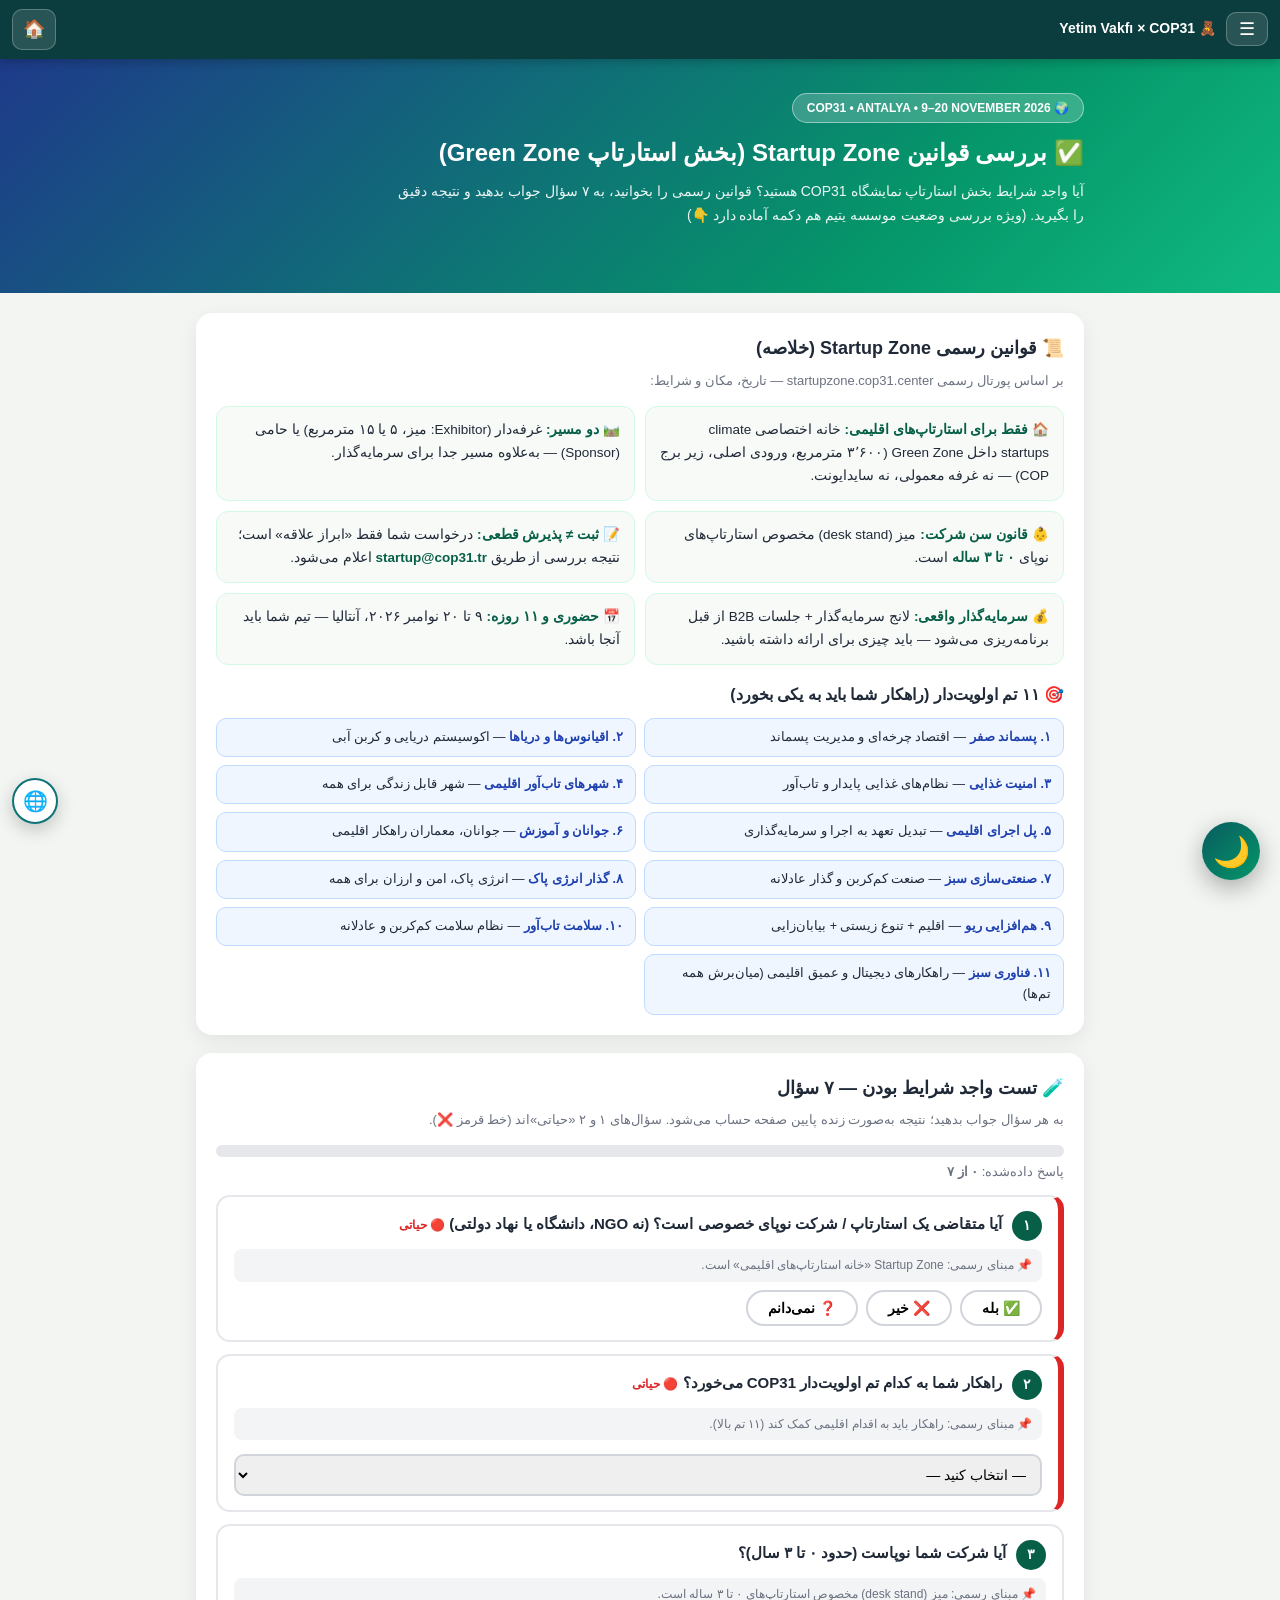
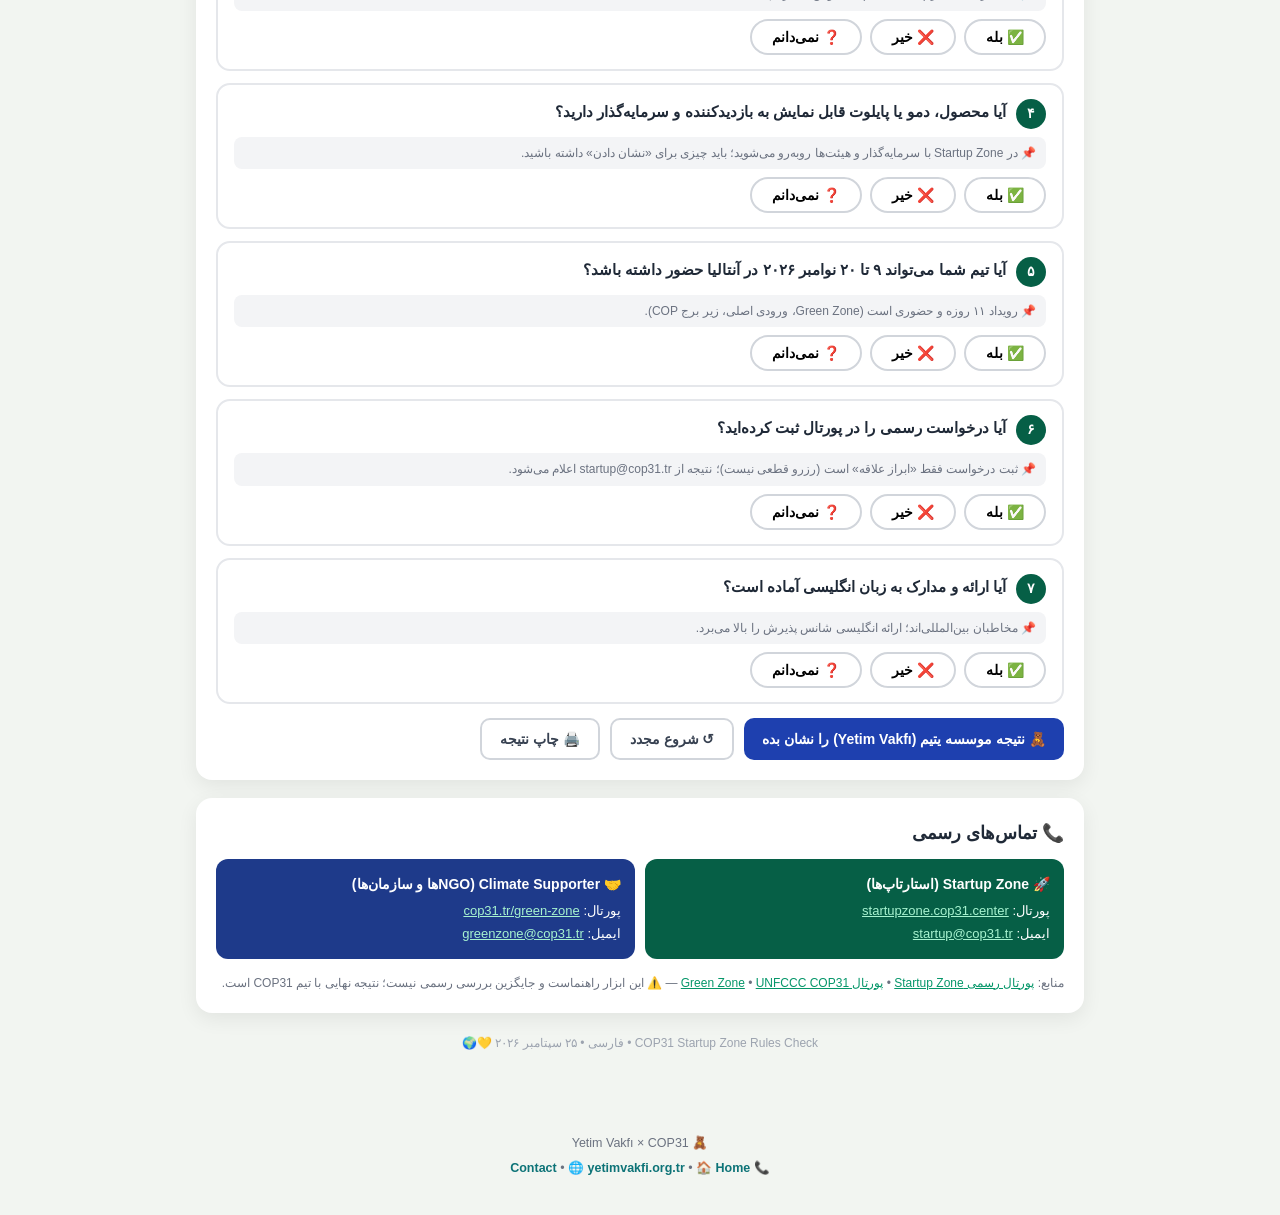
<file: site/cop31-startup-zone-rules-check.html>
<!DOCTYPE html>
<html lang="fa" dir="rtl">
<head>
<meta charset="UTF-8">
<meta name="viewport" content="width=device-width, initial-scale=1.0">
<meta name="description" content="تست تعاملی واجد شرایط بودن برای Startup Zone در COP31.">
<meta property="og:title" content="بررسی قوانین Startup Zone در COP31 🌍">
<meta property="og:description" content="تست تعاملی واجد شرایط بودن برای Startup Zone در COP31.">
<meta property="og:type" content="website">
<meta property="og:url" content="https://yetim-vakfi-cop31.pages.dev/cop31-startup-zone-rules-check.html">
<meta name="twitter:card" content="summary">
<title>بررسی قوانین Startup Zone در COP31 🌍</title>
<link rel="icon" href="data:image/svg+xml,<svg xmlns='http://www.w3.org/2000/svg' viewBox='0 0 100 100'><text y='.9em' font-size='90'>🧸</text></svg>">
<meta name="theme-color" content="#0b3d3f">
<link rel="stylesheet" href="site-theme.css">
<style>
*{box-sizing:border-box;margin:0;padding:0}
.wrap{max-width:920px;margin:0 auto;padding:0 16px 40px}
.hero{background:linear-gradient(135deg,#1e3a8a,#059669 70%,#10b981);color:#fff;padding:34px 0 26px;margin-bottom:20px}
.hero h1{font-size:24px}
.hero p{opacity:.93;font-size:14px;margin-top:6px;max-width:700px}
.badge{display:inline-block;background:rgba(255,255,255,.2);border:1px solid rgba(255,255,255,.45);padding:4px 14px;border-radius:999px;font-size:12px;font-weight:bold;margin-bottom:10px}
.card{background:#fff;border-radius:16px;padding:20px;box-shadow:0 6px 20px rgba(0,0,0,.07);margin-bottom:18px}
.card h2{font-size:18px;margin-bottom:6px}
.card .hint{font-size:13px;color:#6b7280;margin-bottom:14px}
.rules-grid{display:grid;grid-template-columns:1fr 1fr;gap:10px}
@media(max-width:700px){.rules-grid{grid-template-columns:1fr}}
.rule{background:#f8faf8;border:1.5px solid #d1fae5;border-radius:12px;padding:12px 14px;font-size:13.5px}
.rule b{color:#065f46}
.themes{display:grid;grid-template-columns:1fr 1fr;gap:8px;margin-top:10px}
@media(max-width:700px){.themes{grid-template-columns:1fr}}
.theme{background:#eff6ff;border:1px solid #bfdbfe;border-radius:10px;padding:8px 12px;font-size:12.5px}
.theme b{color:#1e40af}
.q{border:2px solid #e5e7eb;border-radius:14px;padding:14px 16px;margin-bottom:12px;transition:.2s}
.q.done-yes{border-color:#34d399;background:#f0fdf9}
.q.done-no{border-color:#f87171;background:#fef9f9}
.q.done-unsure{border-color:#fbbf24;background:#fffdf5}
.q.crit{border-right:6px solid #dc2626}
.q-head{display:flex;gap:10px;align-items:flex-start;margin-bottom:4px}
.q-num{background:#065f46;color:#fff;font-weight:bold;min-width:30px;height:30px;border-radius:50%;display:flex;align-items:center;justify-content:center;font-size:14px;flex-shrink:0}
.q h3{font-size:15px}
.q .basis{font-size:12px;color:#6b7280;background:#f3f4f6;border-radius:8px;padding:6px 10px;margin:8px 0}
.q select{width:100%;border:2px solid #d1d5db;border-radius:10px;padding:10px;font-size:14px;font-family:inherit;margin-top:6px}
.ans-btns{display:flex;gap:8px;flex-wrap:wrap;margin-top:6px}
.ans{border:2px solid #d1d5db;background:#fff;border-radius:999px;padding:8px 20px;font-size:14px;font-weight:bold;cursor:pointer;font-family:inherit}
.ans:hover{border-color:#059669}
.ans.on-yes{background:#047857;border-color:#047857;color:#fff}
.ans.on-no{background:#dc2626;border-color:#dc2626;color:#fff}
.ans.on-unsure{background:#92400e;border-color:#92400e;color:#fff}
.progress{height:12px;background:#e5e7eb;border-radius:999px;overflow:hidden;margin:10px 0 4px}
.progress i{display:block;height:100%;width:0;background:linear-gradient(-90deg,#059669,#34d399);transition:.3s}
#verdict{border-radius:14px;padding:18px;margin-top:14px;font-size:14px;display:none}
#verdict.show{display:block}
#verdict.fail{background:#fef2f2;border:2px solid #f87171}
#verdict.warn{background:#fffbeb;border:2px solid #fbbf24}
#verdict.pass{background:#f0fdf4;border:2px solid #34d399}
#verdict h3{font-size:17px;margin-bottom:8px}
#verdict ul{margin:8px 18px 0 0;font-size:13.5px}
#verdict li{margin-bottom:6px}
.redirect{background:#eff6ff;border:1.5px solid #93c5fd;border-radius:12px;padding:12px 14px;margin-top:12px;font-size:13.5px}
.redirect b{color:#1e40af}
.btn{display:inline-flex;align-items:center;gap:7px;border:none;cursor:pointer;border-radius:10px;padding:11px 18px;font-size:14px;font-weight:bold;font-family:inherit;text-decoration:none}
.btn-green{background:#047857;color:#fff}.btn-green:hover{background:#065f46}
.btn-blue{background:#1e40af;color:#fff}.btn-blue:hover{background:#1e3a8a}
.btn-ghost{background:#fff;border:2px solid #d1d5db;color:#374151}.btn-ghost:hover{border-color:#059669}
.btn-row{display:flex;gap:10px;flex-wrap:wrap;margin-top:14px}
.contacts{display:grid;grid-template-columns:1fr 1fr;gap:10px}
@media(max-width:700px){.contacts{grid-template-columns:1fr}}
.contact{background:#065f46;color:#fff;border-radius:12px;padding:14px;font-size:13px}
.contact.blue{background:#1e3a8a}
.contact b{display:block;font-size:14px;margin-bottom:4px}
.contact a{color:#a7f3d0}
.sources{font-size:12px;color:#6b7280;margin-top:14px}
.sources a{color:#059669}
footer{text-align:center;color:#9ca3af;font-size:12px;margin-top:20px}
@media print{.btn-row,.ans-btns{display:none!important}body{background:#fff}.card{box-shadow:none;break-inside:avoid}}
</style>
</head>
<body>
<div class="hero"><div class="wrap">
  <div class="badge">🌍 COP31 • ANTALYA • 9–20 NOVEMBER 2026</div>
  <h1>✅ بررسی قوانین Startup Zone (بخش استارتاپ Green Zone)</h1>
  <p>آیا واجد شرایط بخش استارتاپ نمایشگاه COP31 هستید؟ قوانین رسمی را بخوانید، به ۷ سؤال جواب بدهید و نتیجه دقیق را بگیرید. (ویژه بررسی وضعیت موسسه یتیم هم دکمه آماده دارد 👇)</p>
</div></div>

<div class="wrap">
  <div class="card">
    <h2>📜 قوانین رسمی Startup Zone (خلاصه)</h2>
    <p class="hint">بر اساس پورتال رسمی startupzone.cop31.center — تاریخ، مکان و شرایط:</p>
    <div class="rules-grid">
      <div class="rule">🏠 <b>فقط برای استارتاپ‌های اقلیمی:</b> خانه اختصاصی climate startups داخل Green Zone (۳٬۶۰۰ مترمربع، ورودی اصلی، زیر برج COP) — نه غرفه معمولی، نه سایدایونت.</div>
      <div class="rule">🛤️ <b>دو مسیر:</b> غرفه‌دار (Exhibitor: میز، ۵ یا ۱۵ مترمربع) یا حامی (Sponsor) — به‌علاوه مسیر جدا برای سرمایه‌گذار.</div>
      <div class="rule">👶 <b>قانون سن شرکت:</b> میز (desk stand) مخصوص استارتاپ‌های نوپای <b>۰ تا ۳ ساله</b> است.</div>
      <div class="rule">📝 <b>ثبت ≠ پذیرش قطعی:</b> درخواست شما فقط «ابراز علاقه» است؛ نتیجه بررسی از طریق <b>startup@cop31.tr</b> اعلام می‌شود.</div>
      <div class="rule">💰 <b>سرمایه‌گذار واقعی:</b> لانج سرمایه‌گذار + جلسات B2B از قبل برنامه‌ریزی می‌شود — باید چیزی برای ارائه داشته باشید.</div>
      <div class="rule">📅 <b>حضوری و ۱۱ روزه:</b> ۹ تا ۲۰ نوامبر ۲۰۲۶، آنتالیا — تیم شما باید آنجا باشد.</div>
    </div>
    <h2 style="margin-top:16px;font-size:16px">🎯 ۱۱ تم اولویت‌دار (راهکار شما باید به یکی بخورد)</h2>
    <div class="themes">
      <div class="theme"><b>۱. پسماند صفر</b> — اقتصاد چرخه‌ای و مدیریت پسماند</div>
      <div class="theme"><b>۲. اقیانوس‌ها و دریاها</b> — اکوسیستم دریایی و کربن آبی</div>
      <div class="theme"><b>۳. امنیت غذایی</b> — نظام‌های غذایی پایدار و تاب‌آور</div>
      <div class="theme"><b>۴. شهرهای تاب‌آور اقلیمی</b> — شهر قابل زندگی برای همه</div>
      <div class="theme"><b>۵. پل اجرای اقلیمی</b> — تبدیل تعهد به اجرا و سرمایه‌گذاری</div>
      <div class="theme"><b>۶. جوانان و آموزش</b> — جوانان، معماران راهکار اقلیمی</div>
      <div class="theme"><b>۷. صنعتی‌سازی سبز</b> — صنعت کم‌کربن و گذار عادلانه</div>
      <div class="theme"><b>۸. گذار انرژی پاک</b> — انرژی پاک، امن و ارزان برای همه</div>
      <div class="theme"><b>۹. هم‌افزایی ریو</b> — اقلیم + تنوع زیستی + بیابان‌زایی</div>
      <div class="theme"><b>۱۰. سلامت تاب‌آور</b> — نظام سلامت کم‌کربن و عادلانه</div>
      <div class="theme"><b>۱۱. فناوری سبز</b> — راهکارهای دیجیتال و عمیق اقلیمی (میان‌برش همه تم‌ها)</div>
    </div>
  </div>

  <div class="card">
    <h2>🧪 تست واجد شرایط بودن — ۷ سؤال</h2>
    <p class="hint">به هر سؤال جواب بدهید؛ نتیجه به‌صورت زنده پایین صفحه حساب می‌شود. سؤال‌های ۱ و ۲ «حیاتی»‌اند (خط قرمز ❌).</p>
    <div class="progress"><i id="bar"></i></div>
    <div style="font-size:13px;color:#6b7280;margin-bottom:12px">پاسخ داده‌شده: <b id="cnt">۰ از ۷</b></div>
    <div id="questions"></div>
    <div id="verdict"></div>
    <div class="btn-row">
      <button class="btn btn-blue" onclick="demoNGO()">🧸 نتیجه موسسه یتیم (Yetim Vakfı) را نشان بده</button>
      <button class="btn btn-ghost" onclick="resetAll()">↺ شروع مجدد</button>
      <button class="btn btn-ghost" onclick="window.print()">🖨️ چاپ نتیجه</button>
    </div>
  </div>

  <div class="card">
    <h2>📞 تماس‌های رسمی</h2>
    <div class="contacts" style="margin-top:10px">
      <div class="contact"><b>🚀 Startup Zone (استارتاپ‌ها)</b>پورتال: <a href="https://startupzone.cop31.center/" target="_blank" rel="noopener">startupzone.cop31.center</a><br>ایمیل: <a href="mailto:startup@cop31.tr">startup@cop31.tr</a></div>
      <div class="contact blue"><b>🤝 Climate Supporter (NGOها و سازمان‌ها)</b>پورتال: <a href="https://cop31.tr/green-zone" target="_blank" rel="noopener">cop31.tr/green-zone</a><br>ایمیل: <a href="mailto:greenzone@cop31.tr">greenzone@cop31.tr</a></div>
    </div>
    <div class="sources">منابع: <a href="https://startupzone.cop31.center/" target="_blank" rel="noopener">پورتال رسمی Startup Zone</a> • <a href="https://cop31.tr/green-zone" target="_blank" rel="noopener">پورتال Green Zone</a> • <a href="https://unfccc.int/cop31" target="_blank" rel="noopener">UNFCCC COP31</a> — ⚠️ این ابزار راهنماست و جایگزین بررسی رسمی نیست؛ نتیجه نهایی با تیم COP31 است.</div>
  </div>
  <footer>COP31 Startup Zone Rules Check • فارسی • ۲۵ سپتامبر ۲۰۲۶ 💛🌍</footer>
</div>

<script>
const FA=n=>Number(n).toLocaleString('fa-IR');
const THEMES=['پسماند صفر','اقیانوس‌ها و دریاها','امنیت غذایی','شهرهای تاب‌آور اقلیمی','پل اجرای اقلیمی','جوانان و آموزش','صنعتی‌سازی سبز','گذار انرژی پاک','هم‌افزایی ریو','سلامت تاب‌آور','فناوری سبز (میان‌برش)'];
const QUESTIONS=[
 {id:'q1',crit:true,title:'آیا متقاضی یک استارتاپ / شرکت نوپای خصوصی است؟ (نه NGO، دانشگاه یا نهاد دولتی)',basis:'📌 مبنای رسمی: Startup Zone «خانه استارتاپ‌های اقلیمی» است.',
  act:'شما در مسیر اشتباهید! NGOها و سازمان‌ها باید از مسیر Climate Supporter اقدام کنند: greenzone@cop31.tr'},
 {id:'q2',crit:true,type:'theme',title:'راهکار شما به کدام تم اولویت‌دار COP31 می‌خورد؟',basis:'📌 مبنای رسمی: راهکار باید به اقدام اقلیمی کمک کند (۱۱ تم بالا).',
  act:'اگر راهکارتان واقعاً اقلیمی نیست، Startup Zone مناسب شما نیست — مسیر Sponsor یا Climate Supporter را بررسی کنید.'},
 {id:'q3',title:'آیا شرکت شما نوپاست (حدود ۰ تا ۳ سال)؟',basis:'📌 مبنای رسمی: میز (desk stand) مخصوص استارتاپ‌های ۰ تا ۳ ساله است.',
  act:'ایرادی ندارد — برای شرکت‌های بزرگ‌تر، فضای ۵ یا ۱۵ متری و مسیر Sponsor را بررسی کنید.'},
 {id:'q4',title:'آیا محصول، دمو یا پایلوت قابل نمایش به بازدیدکننده و سرمایه‌گذار دارید؟',basis:'📌 در Startup Zone با سرمایه‌گذار و هیئت‌ها روبه‌رو می‌شوید؛ باید چیزی برای «نشان دادن» داشته باشید.',
  act:'قبل از ثبت درخواست، یک دمو / پایلوت / ویدیوی محصول آماده کنید.'},
 {id:'q5',title:'آیا تیم شما می‌تواند ۹ تا ۲۰ نوامبر ۲۰۲۶ در آنتالیا حضور داشته باشد؟',basis:'📌 رویداد ۱۱ روزه و حضوری است (Green Zone، ورودی اصلی، زیر برج COP).',
  act:'حضور تیم در آنتالیا لازم است — برنامه سفر و اقامت را از حالا بچینید.'},
 {id:'q6',title:'آیا درخواست رسمی را در پورتال ثبت کرده‌اید؟',basis:'📌 ثبت درخواست فقط «ابراز علاقه» است (رزرو قطعی نیست)؛ نتیجه از startup@cop31.tr اعلام می‌شود.',
  act:'همین حالا در startupzone.cop31.center ثبت کنید و ایمیل‌ها را دنبال کنید.'},
 {id:'q7',title:'آیا ارائه و مدارک به زبان انگلیسی آماده است؟',basis:'📌 مخاطبان بین‌المللی‌اند؛ ارائه انگلیسی شانس پذیرش را بالا می‌برد.',
  act:'یک پیچ‌دک (معرفی) یک‌صفحه‌ای انگلیسی آماده کنید.'}
];
const state={};
function render(){
  const box=document.getElementById('questions');box.innerHTML='';
  QUESTIONS.forEach((q,i)=>{
    const v=state[q.id];
    const div=document.createElement('div');
    div.className='q'+(q.crit?' crit':'')+(v==='yes'?' done-yes':v==='no'?' done-no':v==='unsure'?' done-unsure':'');
    let inner=`<div class="q-head"><div class="q-num">${FA(i+1)}</div><h3>${q.title}${q.crit?' <span style="color:#dc2626;font-size:12px">🔴 حیاتی</span>':''}</h3></div><div class="basis">${q.basis}</div>`;
    if(q.type==='theme'){
      inner+=`<select aria-label="انتخاب کنید" onchange="setTheme(this.value)"><option value="">— انتخاب کنید —</option>${THEMES.map(t=>`<option value="yes" ${v==='yes'&&state.q2theme===t?'selected':''}>${t}</option>`).join('')}<option value="unsure" ${v==='unsure'?'selected':''}>نمی‌دانم / مطمئن نیستم</option><option value="no" ${v==='no'?'selected':''}>هیچ‌کدام — راهکار ما اقلیمی نیست</option></select>`;
    }else{
      inner+=`<div class="ans-btns"><button class="ans ${v==='yes'?'on-yes':''}" onclick="setAns('${q.id}','yes')">✅ بله</button><button class="ans ${v==='no'?'on-no':''}" onclick="setAns('${q.id}','no')">❌ خیر</button><button class="ans ${v==='unsure'?'on-unsure':''}" onclick="setAns('${q.id}','unsure')">❓ نمی‌دانم</button></div>`;
    }
    div.innerHTML=inner;box.appendChild(div);
  });
  const n=Object.keys(state).length;
  document.getElementById('bar').style.width=(n/QUESTIONS.length*100)+'%';
  document.getElementById('cnt').textContent=FA(n)+' از '+FA(QUESTIONS.length);
  renderVerdict();
}
function setAns(id,v){state[id]=v;render();}
function setTheme(v){if(!v){delete state.q2;delete state.q2theme;}else{state.q2=v;const s=document.querySelector('#questions select');if(s&&v==='yes')state.q2theme=s.options[s.selectedIndex].text;}render();}
function renderVerdict(){
  const el=document.getElementById('verdict');
  const n=Object.keys(state).length;
  if(!n){el.className='';el.innerHTML='';return;}
  let html='',cls='show ';
  if(state.q1==='no'){
    cls+='fail';
    html=`<h3>❌ واجد شرایط Startup Zone نیستید</h3><p><b>دلیل (خط قرمز ۱):</b> متقاضی استارتاپ نیست. Startup Zone طبق قانون رسمی فقط برای <b>شرکت‌های نوپای اقلیمی</b> است و NGO، دانشگاه و نهاد دولتی در این بخش پذیرفته نمی‌شوند.</p>
    <div class="redirect">🤝 <b>مسیر درست شما: Climate Supporter در Green Zone</b><br>سازمان‌ها و NGOها باید از این مسیر اقدام کنند:<br>📧 <b>greenzone@cop31.tr</b> و <b>sponsorship@cop31.tr</b> — 🌐 <b>cop31.tr/green-zone</b><br>کلید پذیرش: نشان دادن یک پروژه واقعیِ مرتبط با اقلیم + روایت «کودکان و عدالت اقلیمی».</div>`;
  }else if(state.q2==='no'){
    cls+='fail';
    html=`<h3>❌ ارتباط اقلیمی کافی نیست</h3><p><b>دلیل (خط قرمز ۲):</b> راهکار شما به هیچ‌یک از ۱۱ تم اقلیمی نمی‌خورد. بدون ارتباط مستقیم با اقدام اقلیمی، درخواست رد می‌شود.</p>
    <div class="redirect">💡 <b>چه کنید؟</b> اگر بخش کوچکی از کارتان اقلیمی است (مثلاً دیجیتال/داده)، تم میان‌برش <b>«فناوری سبز»</b> را بررسی کنید؛ وگرنه مسیر <b>Sponsor</b> یا <b>Climate Supporter</b> مناسب‌تر است.</div>`;
  }else{
    const allYes=QUESTIONS.every(q=>state[q.id]==='yes');
    if(allYes){
      cls+='pass';
      html=`<h3>✅ تبریک! آماده اقدامید</h3><p>همه شرایط را دارید. قدم‌های بعدی:</p><ul><li>درخواست Exhibitor را در <b>startupzone.cop31.center</b> ثبت کنید (میز / ۵ / ۱۵ مترمربع).</li><li>ایمیل تأیید را از <b>startup@cop31.tr</b> دنبال کنید (ثبت = رزرو قطعی نیست).</li><li>جلسات سرمایه‌گذار (investor lounge) را از قبل رزرو کنید.</li><li>تیم را در <b>cop31.tr/register-to-visit</b> برای QR ورود ثبت کنید.</li></ul>`;
    }else{
      cls+='warn';
      const items=QUESTIONS.filter(q=>state[q.id]!=='yes').map(q=>{
        const s=state[q.id];
        const lbl=q.id==='q2'?(s==='unsure'?'تم راهکار مشخص نیست':s?'':'تم انتخاب نشده'):(s==='no'?'خیر':s==='unsure'?'نامشخص':'بی‌پاسخ');
        return `<li><b>${q.title}</b> (${lbl})<br>👉 ${q.act}</li>`;
      }).join('');
      html=`<h3>⚠️ در مسیرید، ولی این موارد را اصلاح کنید</h3><p>خط قرمزها رد نشده، اما برای پذیرش قوی باید موارد زیر را کامل کنید:</p><ul>${items}</ul>`;
    }
  }
  el.className=cls;el.innerHTML=html;
}
function demoNGO(){
  Object.assign(state,{q1:'no',q2:'unsure',q3:'no',q4:'yes',q5:'yes',q6:'no',q7:'yes'});
  delete state.q2theme;render();
  document.getElementById('verdict').scrollIntoView({behavior:'smooth',block:'center'});
}
function resetAll(){Object.keys(state).forEach(k=>delete state[k]);render();}
render();
</script>
<script src="site-nav.js"></script>
<script src="site-translate.js"></script>
<script src="aya-widget.js"></script>
<script src="site-debug.js"></script>
</body>
</html>
</file>
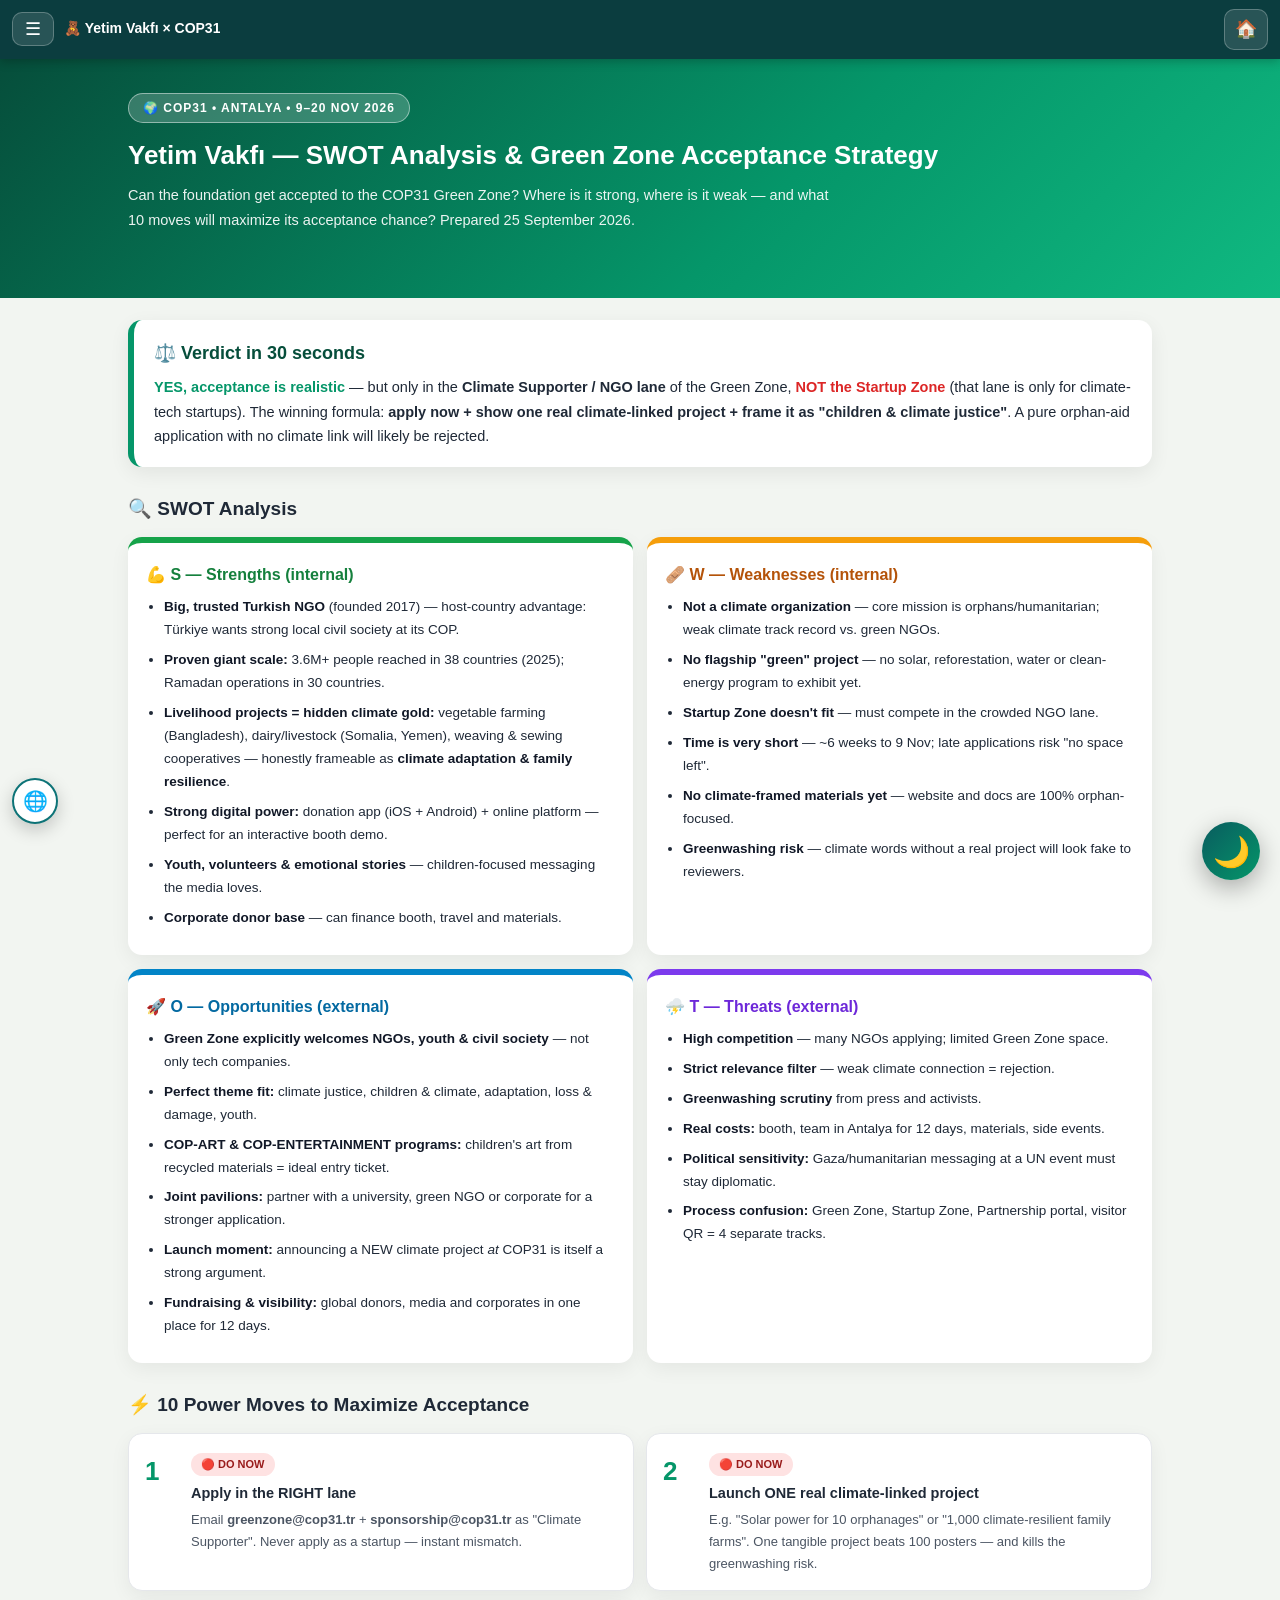
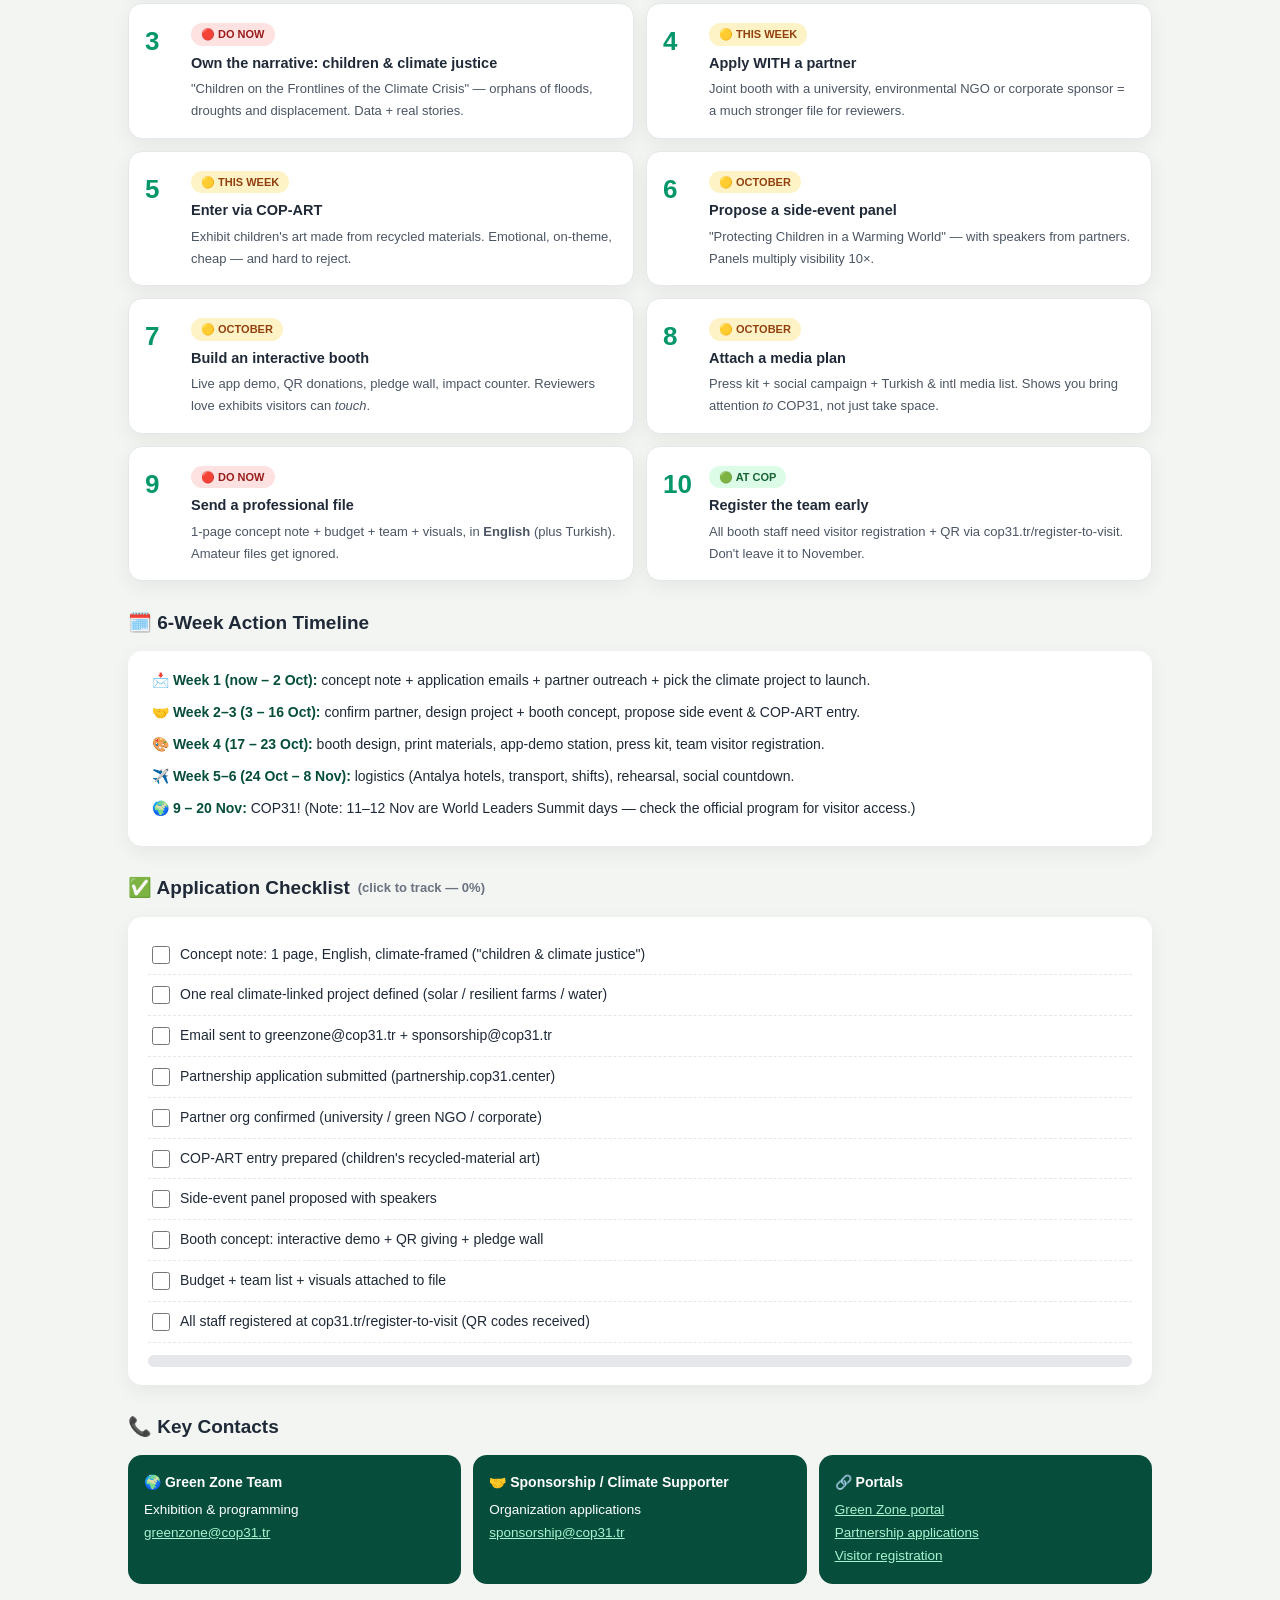
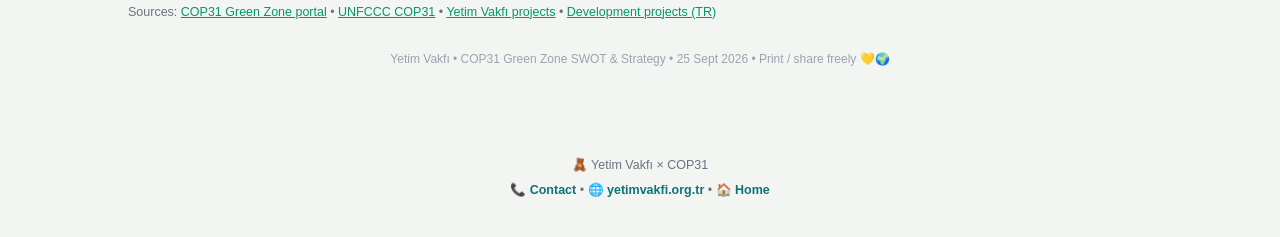
<file: site/yetim-vakfi-cop31-swot-report.html>
<!DOCTYPE html>
<html lang="en">
<head>
<meta charset="UTF-8">
<meta name="viewport" content="width=device-width, initial-scale=1.0">
<meta name="description" content="Yetim Vakfı COP31 Green Zone SWOT analysis and 10 acceptance power moves.">
<meta property="og:title" content="Yetim Vakfı • COP31 Green Zone SWOT &amp; Acceptance Strategy">
<meta property="og:description" content="Yetim Vakfı COP31 Green Zone SWOT analysis and 10 acceptance power moves.">
<meta property="og:type" content="website">
<meta property="og:url" content="https://yetim-vakfi-cop31.pages.dev/yetim-vakfi-cop31-swot-report.html">
<meta name="twitter:card" content="summary">
<title>Yetim Vakfı • COP31 Green Zone SWOT & Acceptance Strategy</title>
<link rel="icon" href="data:image/svg+xml,<svg xmlns='http://www.w3.org/2000/svg' viewBox='0 0 100 100'><text y='.9em' font-size='90'>🧸</text></svg>">
<meta name="theme-color" content="#0b3d3f">
<link rel="stylesheet" href="site-theme.css">
<style>
*{box-sizing:border-box;margin:0;padding:0}
.wrap{max-width:1060px;margin:0 auto;padding:0 18px 40px}
.hero{background:linear-gradient(135deg,#064e3b,#059669 60%,#10b981);color:#fff;padding:34px 0 26px;margin-bottom:22px}
.hero h1{font-size:26px}
.hero p{opacity:.92;font-size:14.5px;max-width:720px;margin-top:6px}
.badge{display:inline-block;background:rgba(255,255,255,.2);border:1px solid rgba(255,255,255,.45);padding:4px 14px;border-radius:999px;font-size:12px;font-weight:800;letter-spacing:1px;margin-bottom:10px}
.verdict{background:#fff;border-left:6px solid #059669;border-radius:14px;padding:18px 20px;box-shadow:0 6px 20px rgba(0,0,0,.07);margin-bottom:20px}
.verdict h2{font-size:18px;color:#064e3b;margin-bottom:6px}
.verdict p{font-size:14.5px}
.verdict b.yes{color:#059669}.verdict b.no{color:#dc2626}
h2.sec{font-size:19px;margin:26px 0 12px;display:flex;align-items:center;gap:8px}
.swot{display:grid;grid-template-columns:1fr 1fr;gap:14px}
@media(max-width:760px){.swot{grid-template-columns:1fr}}
.q{background:#fff;border-radius:14px;padding:18px;box-shadow:0 6px 20px rgba(0,0,0,.06);border-top:6px solid #999}
.q.s{border-color:#16a34a}.q.w{border-color:#f59e0b}.q.o{border-color:#0284c7}.q.t{border-color:#7c3aed}
.q h3{font-size:16px;margin-bottom:8px}
.q.s h3{color:#15803d}.q.w h3{color:#b45309}.q.o h3{color:#0369a1}.q.t h3{color:#6d28d9}
.q ul{margin-left:18px;font-size:13.5px}
.q li{margin-bottom:7px}
.q li b{color:#111827}
.moves{display:grid;grid-template-columns:1fr 1fr;gap:12px}
@media(max-width:760px){.moves{grid-template-columns:1fr}}
.move{background:#fff;border-radius:14px;padding:15px 16px;box-shadow:0 6px 20px rgba(0,0,0,.06);border:1.5px solid #e5e7eb;display:flex;gap:12px}
.move .n{font-size:26px;font-weight:900;color:#059669;flex-shrink:0;width:34px}
.move h4{font-size:14.5px;margin-bottom:3px}
.move p{font-size:13px;color:#4b5563}
.tag{display:inline-block;font-size:11px;font-weight:800;padding:2px 10px;border-radius:999px;margin-bottom:5px}
.tag.now{background:#fee2e2;color:#991b1b}.tag.soon{background:#fef3c7;color:#92400e}.tag.cop{background:#dcfce7;color:#166534}
.timeline{background:#fff;border-radius:14px;padding:18px 20px;box-shadow:0 6px 20px rgba(0,0,0,.06);font-size:14px}
.timeline li{margin-bottom:8px;list-style:none;padding-left:4px}
.timeline b{color:#064e3b}
.check{background:#fff;border-radius:14px;padding:18px 20px;box-shadow:0 6px 20px rgba(0,0,0,.06)}
.check label{display:flex;gap:10px;align-items:flex-start;font-size:14px;padding:8px 4px;border-bottom:1px dashed #e5e7eb;cursor:pointer}
.check label:last-child{border:none}
.check input{width:18px;height:18px;margin-top:3px;accent-color:#059669;flex-shrink:0}
.progress{height:12px;background:#e5e7eb;border-radius:999px;overflow:hidden;margin-top:12px}
.progress i{display:block;height:100%;width:0;background:linear-gradient(90deg,#059669,#34d399);transition:.3s}
.contacts{display:grid;grid-template-columns:repeat(3,1fr);gap:12px}
@media(max-width:760px){.contacts{grid-template-columns:1fr}}
.contact{background:#064e3b;color:#fff;border-radius:14px;padding:16px;font-size:13.5px}
.contact b{display:block;font-size:14px;margin-bottom:4px}
.contact a{color:#a7f3d0}
.sources{font-size:12.5px;color:#6b7280;margin-top:18px}
.sources a{color:#059669}
footer{text-align:center;color:#9ca3af;font-size:12px;margin-top:26px}
@media print{body{background:#fff}.hero{padding:20px 0}footer,.noprint{display:none}}
</style>
</head>
<body>
<div class="hero"><div class="wrap">
  <div class="badge">🌍 COP31 • ANTALYA • 9–20 NOV 2026</div>
  <h1>Yetim Vakfı — SWOT Analysis & Green Zone Acceptance Strategy</h1>
  <p>Can the foundation get accepted to the COP31 Green Zone? Where is it strong, where is it weak — and what 10 moves will maximize its acceptance chance? Prepared 25 September 2026.</p>
</div></div>

<div class="wrap">
  <div class="verdict">
    <h2>⚖️ Verdict in 30 seconds</h2>
    <p><b class="yes">YES, acceptance is realistic</b> — but only in the <b>Climate Supporter / NGO lane</b> of the Green Zone, <b class="no">NOT the Startup Zone</b> (that lane is only for climate-tech startups). The winning formula: <b>apply now + show one real climate-linked project + frame it as "children & climate justice"</b>. A pure orphan-aid application with no climate link will likely be rejected.</p>
  </div>

  <h2 class="sec">🔍 SWOT Analysis</h2>
  <div class="swot">
    <div class="q s"><h3>💪 S — Strengths (internal)</h3><ul>
      <li><b>Big, trusted Turkish NGO</b> (founded 2017) — host-country advantage: Türkiye wants strong local civil society at its COP.</li>
      <li><b>Proven giant scale:</b> 3.6M+ people reached in 38 countries (2025); Ramadan operations in 30 countries.</li>
      <li><b>Livelihood projects = hidden climate gold:</b> vegetable farming (Bangladesh), dairy/livestock (Somalia, Yemen), weaving & sewing cooperatives — honestly frameable as <b>climate adaptation & family resilience</b>.</li>
      <li><b>Strong digital power:</b> donation app (iOS + Android) + online platform — perfect for an interactive booth demo.</li>
      <li><b>Youth, volunteers & emotional stories</b> — children-focused messaging the media loves.</li>
      <li><b>Corporate donor base</b> — can finance booth, travel and materials.</li>
    </ul></div>
    <div class="q w"><h3>🩹 W — Weaknesses (internal)</h3><ul>
      <li><b>Not a climate organization</b> — core mission is orphans/humanitarian; weak climate track record vs. green NGOs.</li>
      <li><b>No flagship "green" project</b> — no solar, reforestation, water or clean-energy program to exhibit yet.</li>
      <li><b>Startup Zone doesn't fit</b> — must compete in the crowded NGO lane.</li>
      <li><b>Time is very short</b> — ~6 weeks to 9 Nov; late applications risk "no space left".</li>
      <li><b>No climate-framed materials yet</b> — website and docs are 100% orphan-focused.</li>
      <li><b>Greenwashing risk</b> — climate words without a real project will look fake to reviewers.</li>
    </ul></div>
    <div class="q o"><h3>🚀 O — Opportunities (external)</h3><ul>
      <li><b>Green Zone explicitly welcomes NGOs, youth & civil society</b> — not only tech companies.</li>
      <li><b>Perfect theme fit:</b> climate justice, children & climate, adaptation, loss & damage, youth.</li>
      <li><b>COP-ART & COP-ENTERTAINMENT programs:</b> children's art from recycled materials = ideal entry ticket.</li>
      <li><b>Joint pavilions:</b> partner with a university, green NGO or corporate for a stronger application.</li>
      <li><b>Launch moment:</b> announcing a NEW climate project <i>at</i> COP31 is itself a strong argument.</li>
      <li><b>Fundraising & visibility:</b> global donors, media and corporates in one place for 12 days.</li>
    </ul></div>
    <div class="q t"><h3>⛈️ T — Threats (external)</h3><ul>
      <li><b>High competition</b> — many NGOs applying; limited Green Zone space.</li>
      <li><b>Strict relevance filter</b> — weak climate connection = rejection.</li>
      <li><b>Greenwashing scrutiny</b> from press and activists.</li>
      <li><b>Real costs:</b> booth, team in Antalya for 12 days, materials, side events.</li>
      <li><b>Political sensitivity:</b> Gaza/humanitarian messaging at a UN event must stay diplomatic.</li>
      <li><b>Process confusion:</b> Green Zone, Startup Zone, Partnership portal, visitor QR = 4 separate tracks.</li>
    </ul></div>
  </div>

  <h2 class="sec">⚡ 10 Power Moves to Maximize Acceptance</h2>
  <div class="moves">
    <div class="move"><div class="n">1</div><div><span class="tag now">🔴 DO NOW</span><h4>Apply in the RIGHT lane</h4><p>Email <b>greenzone@cop31.tr</b> + <b>sponsorship@cop31.tr</b> as "Climate Supporter". Never apply as a startup — instant mismatch.</p></div></div>
    <div class="move"><div class="n">2</div><div><span class="tag now">🔴 DO NOW</span><h4>Launch ONE real climate-linked project</h4><p>E.g. "Solar power for 10 orphanages" or "1,000 climate-resilient family farms". One tangible project beats 100 posters — and kills the greenwashing risk.</p></div></div>
    <div class="move"><div class="n">3</div><div><span class="tag now">🔴 DO NOW</span><h4>Own the narrative: children & climate justice</h4><p>"Children on the Frontlines of the Climate Crisis" — orphans of floods, droughts and displacement. Data + real stories.</p></div></div>
    <div class="move"><div class="n">4</div><div><span class="tag soon">🟡 THIS WEEK</span><h4>Apply WITH a partner</h4><p>Joint booth with a university, environmental NGO or corporate sponsor = a much stronger file for reviewers.</p></div></div>
    <div class="move"><div class="n">5</div><div><span class="tag soon">🟡 THIS WEEK</span><h4>Enter via COP-ART</h4><p>Exhibit children's art made from recycled materials. Emotional, on-theme, cheap — and hard to reject.</p></div></div>
    <div class="move"><div class="n">6</div><div><span class="tag soon">🟡 OCTOBER</span><h4>Propose a side-event panel</h4><p>"Protecting Children in a Warming World" — with speakers from partners. Panels multiply visibility 10×.</p></div></div>
    <div class="move"><div class="n">7</div><div><span class="tag soon">🟡 OCTOBER</span><h4>Build an interactive booth</h4><p>Live app demo, QR donations, pledge wall, impact counter. Reviewers love exhibits visitors can <i>touch</i>.</p></div></div>
    <div class="move"><div class="n">8</div><div><span class="tag soon">🟡 OCTOBER</span><h4>Attach a media plan</h4><p>Press kit + social campaign + Turkish & intl media list. Shows you bring attention <i>to</i> COP31, not just take space.</p></div></div>
    <div class="move"><div class="n">9</div><div><span class="tag now">🔴 DO NOW</span><h4>Send a professional file</h4><p>1-page concept note + budget + team + visuals, in <b>English</b> (plus Turkish). Amateur files get ignored.</p></div></div>
    <div class="move"><div class="n">10</div><div><span class="tag cop">🟢 AT COP</span><h4>Register the team early</h4><p>All booth staff need visitor registration + QR via cop31.tr/register-to-visit. Don't leave it to November.</p></div></div>
  </div>

  <h2 class="sec">🗓️ 6-Week Action Timeline</h2>
  <div class="timeline"><ul>
    <li>📩 <b>Week 1 (now – 2 Oct):</b> concept note + application emails + partner outreach + pick the climate project to launch.</li>
    <li>🤝 <b>Week 2–3 (3 – 16 Oct):</b> confirm partner, design project + booth concept, propose side event & COP-ART entry.</li>
    <li>🎨 <b>Week 4 (17 – 23 Oct):</b> booth design, print materials, app-demo station, press kit, team visitor registration.</li>
    <li>✈️ <b>Week 5–6 (24 Oct – 8 Nov):</b> logistics (Antalya hotels, transport, shifts), rehearsal, social countdown.</li>
    <li>🌍 <b>9 – 20 Nov:</b> COP31! (Note: 11–12 Nov are World Leaders Summit days — check the official program for visitor access.)</li>
  </ul></div>

  <h2 class="sec">✅ Application Checklist <span class="noprint" style="font-size:13px;color:#6b7280">(click to track — <span id="pct">0%</span>)</span></h2>
  <div class="check" id="checklist">
    <label><input type="checkbox"> Concept note: 1 page, English, climate-framed ("children & climate justice")</label>
    <label><input type="checkbox"> One real climate-linked project defined (solar / resilient farms / water)</label>
    <label><input type="checkbox"> Email sent to greenzone@cop31.tr + sponsorship@cop31.tr</label>
    <label><input type="checkbox"> Partnership application submitted (partnership.cop31.center)</label>
    <label><input type="checkbox"> Partner org confirmed (university / green NGO / corporate)</label>
    <label><input type="checkbox"> COP-ART entry prepared (children's recycled-material art)</label>
    <label><input type="checkbox"> Side-event panel proposed with speakers</label>
    <label><input type="checkbox"> Booth concept: interactive demo + QR giving + pledge wall</label>
    <label><input type="checkbox"> Budget + team list + visuals attached to file</label>
    <label><input type="checkbox"> All staff registered at cop31.tr/register-to-visit (QR codes received)</label>
    <div class="progress noprint"><i id="bar"></i></div>
  </div>

  <h2 class="sec">📞 Key Contacts</h2>
  <div class="contacts">
    <div class="contact"><b>🌍 Green Zone Team</b>Exhibition & programming<br><a href="mailto:greenzone@cop31.tr">greenzone@cop31.tr</a></div>
    <div class="contact"><b>🤝 Sponsorship / Climate Supporter</b>Organization applications<br><a href="mailto:sponsorship@cop31.tr">sponsorship@cop31.tr</a></div>
    <div class="contact"><b>🔗 Portals</b><a href="https://cop31.tr/green-zone" target="_blank" rel="noopener">Green Zone portal</a><br><a href="https://partnership.cop31.center/" target="_blank" rel="noopener">Partnership applications</a><br><a href="https://cop31.tr/register-to-visit" target="_blank" rel="noopener">Visitor registration</a></div>
  </div>

  <div class="sources">Sources: <a href="https://cop31.tr/green-zone" target="_blank" rel="noopener">COP31 Green Zone portal</a> • <a href="https://unfccc.int/cop31" target="_blank" rel="noopener">UNFCCC COP31</a> • <a href="https://yetimvakfi.org.tr/en/project" target="_blank" rel="noopener">Yetim Vakfı projects</a> • <a href="https://yetimvakfi.org.tr/kalkinma-projeleri" target="_blank" rel="noopener">Development projects (TR)</a></div>
  <footer>Yetim Vakfı • COP31 Green Zone SWOT & Strategy • 25 Sept 2026 • Print / share freely 💛🌍</footer>
</div>
<script>
const boxes=document.querySelectorAll('#checklist input');
function upd(){const d=[...boxes].filter(b=>b.checked).length;const p=Math.round(d/boxes.length*100);document.getElementById('bar').style.width=p+'%';document.getElementById('pct').textContent=p+'%';}
boxes.forEach(b=>b.addEventListener('change',upd));
</script>
<script src="site-nav.js"></script>
<script src="site-translate.js"></script>
<script src="aya-widget.js"></script>
<script src="site-debug.js"></script>
</body>
</html>
</file>
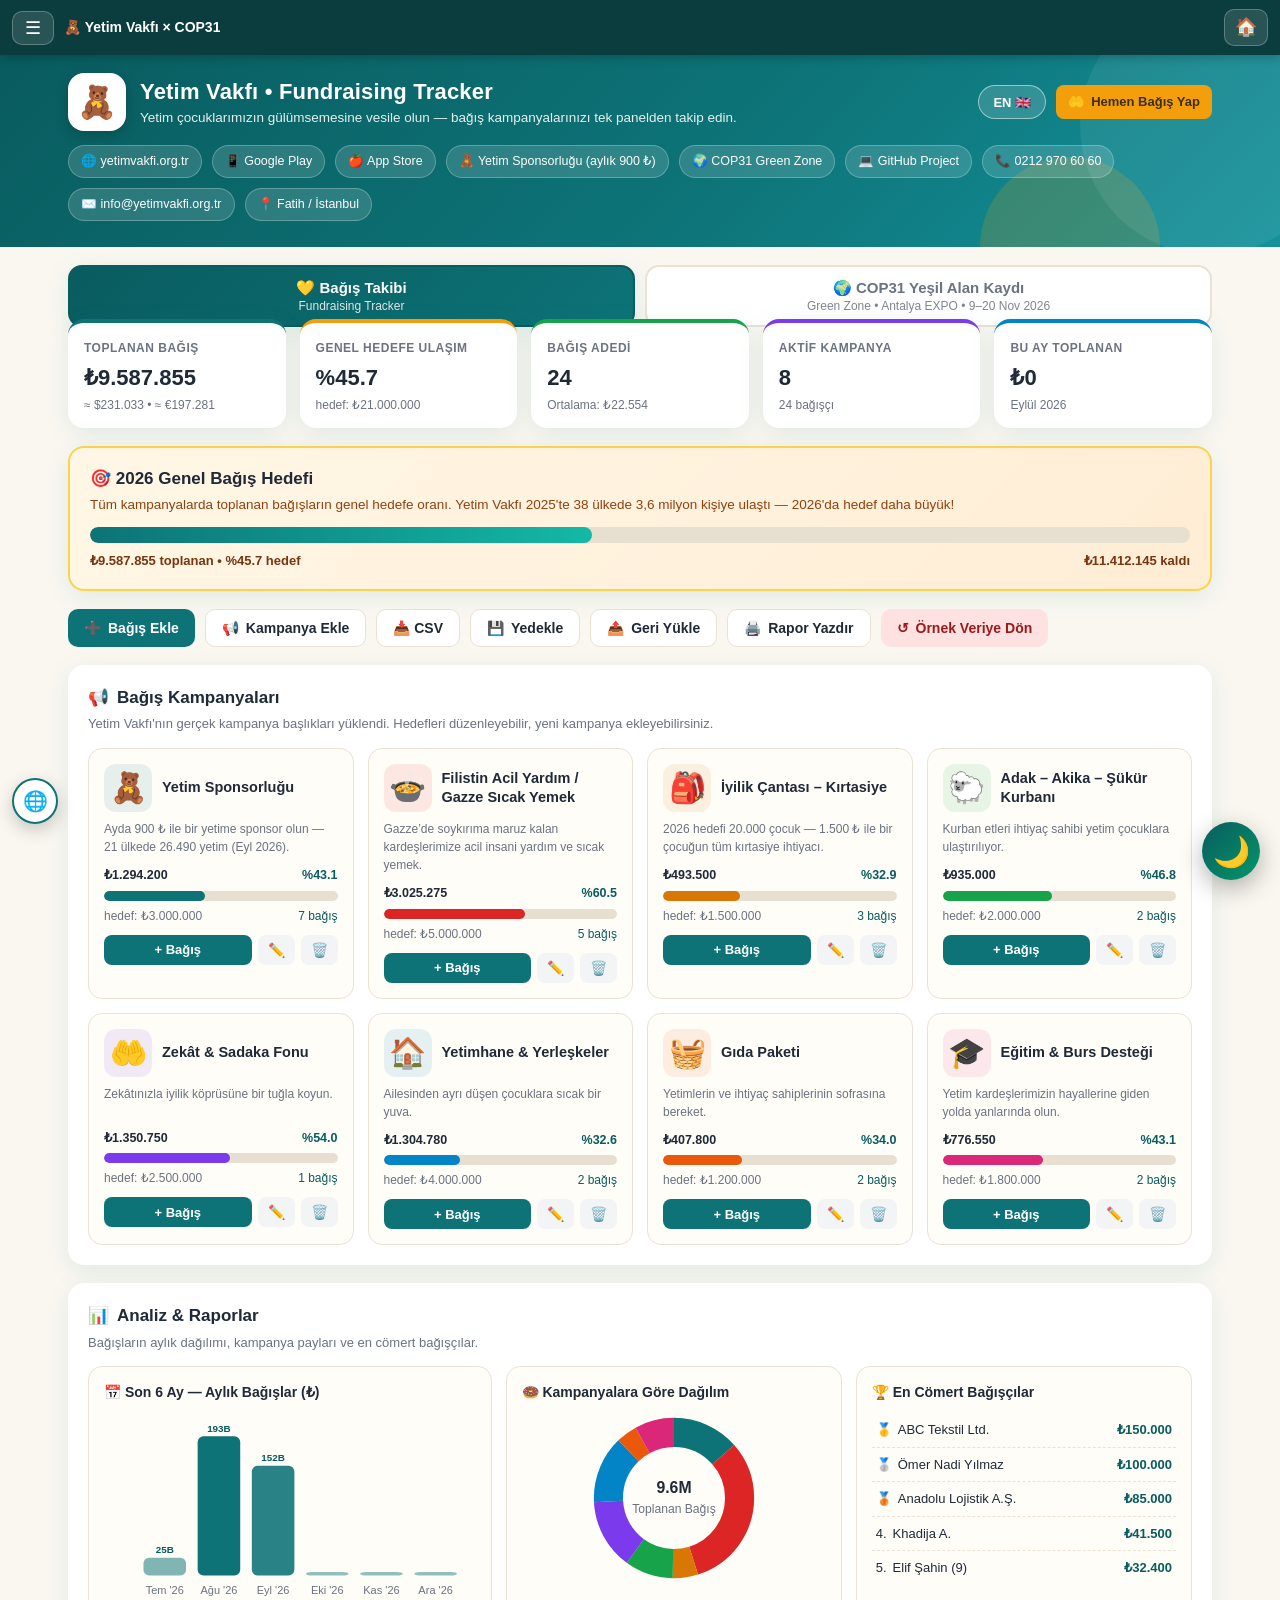
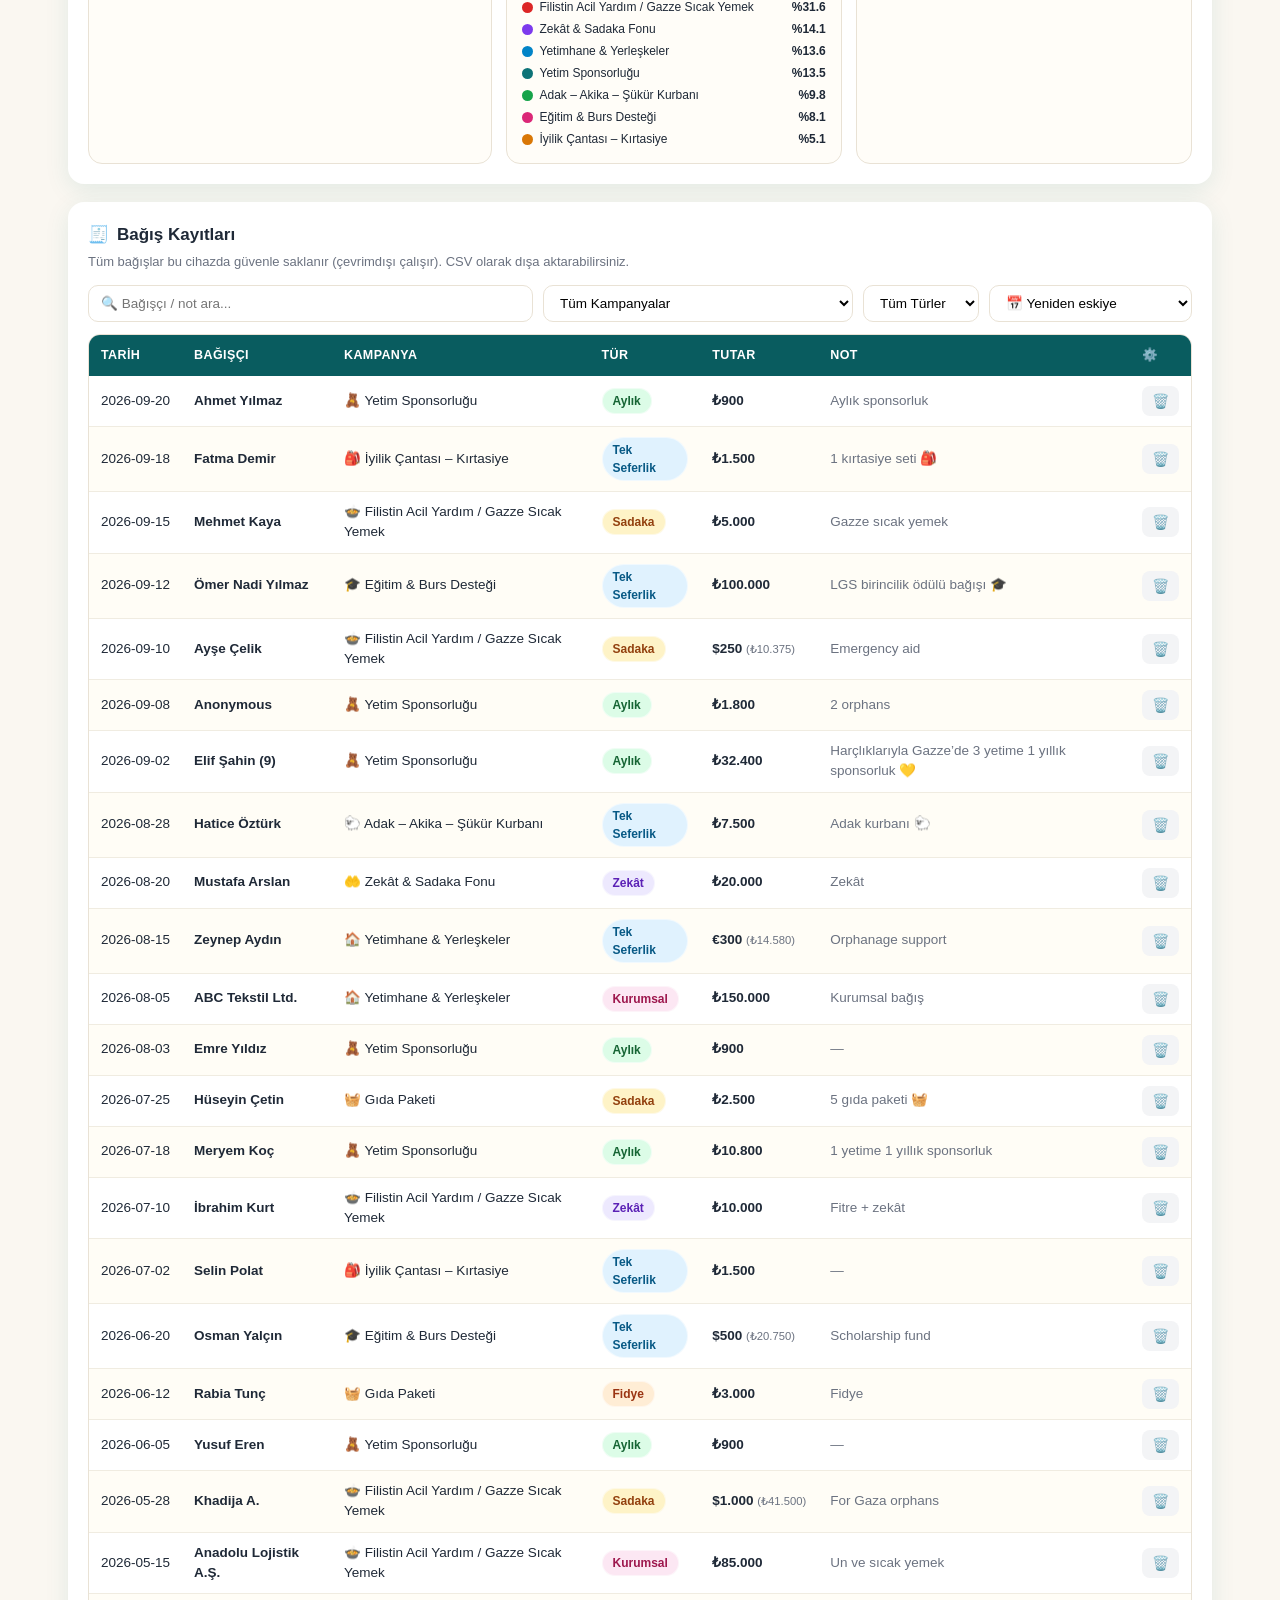
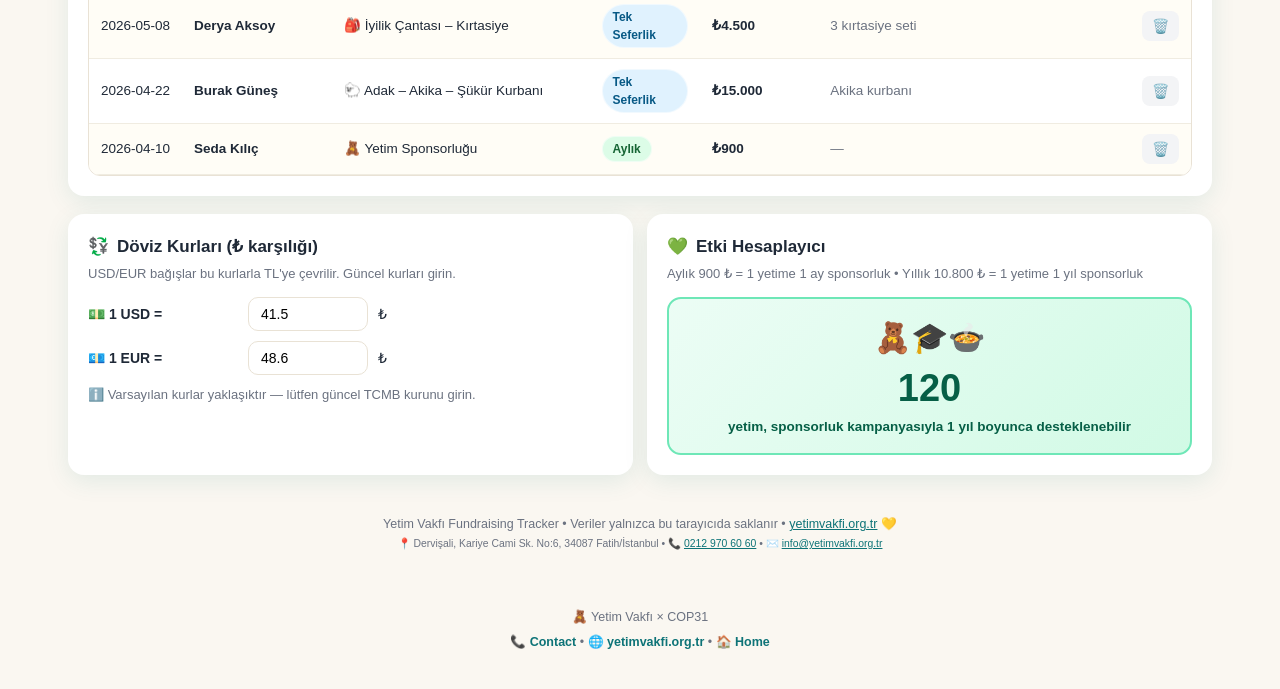
<file: site/yetim-vakfi-fundraising-tracker.html>
<!DOCTYPE html>
<html lang="tr">
<head>
<meta charset="UTF-8">
<meta name="viewport" content="width=device-width, initial-scale=1.0">
<meta name="description" content="Yetim Vakfı fundraising tracker — campaigns, donations in TRY/USD/EUR and COP31 Green Zone registration.">
<meta property="og:title" content="Yetim Vakfı • Fundraising Tracker &amp; COP31 Green Zone">
<meta property="og:description" content="Yetim Vakfı fundraising tracker — campaigns, donations in TRY/USD/EUR and COP31 Green Zone registration.">
<meta property="og:type" content="website">
<meta property="og:url" content="https://yetim-vakfi-cop31.pages.dev/yetim-vakfi-fundraising-tracker.html">
<meta name="twitter:card" content="summary">
<title>Yetim Vakfı • Fundraising Tracker & COP31 Green Zone</title>
<link rel="icon" href="data:image/svg+xml,<svg xmlns='http://www.w3.org/2000/svg' viewBox='0 0 100 100'><text y='.9em' font-size='90'>🧸</text></svg>">
<meta name="theme-color" content="#0b3d3f">
<link rel="stylesheet" href="site-theme.css">
<style>
:root{
  --teal:#0d7377; --teal-dark:#095c5f; --teal-light:#e0f2f2;
  --orange:#f59e0b; --orange-dark:#d97706; --orange-light:#fef3c7;
  --bg:#faf7f1; --card:#ffffff; --ink:#1f2937; --muted:#6b7280; --line:#e9e2d5;
  --green:#16a34a; --red:#dc2626; --purple:#7c3aed;
  --radius:16px; --shadow:0 6px 24px rgba(13,115,119,.10);
}
*{box-sizing:border-box;margin:0;padding:0}
body{font-family:-apple-system,BlinkMacSystemFont,"Segoe UI",Roboto,"Helvetica Neue",Arial,sans-serif;background:var(--bg);color:var(--ink);line-height:1.5}
a{color:var(--teal)}
/* ---------- Header ---------- */
.topbar{background:linear-gradient(135deg,#095c5f 0%,#0d7377 55%,#14919b 100%);color:#fff;padding:18px 0 26px;position:relative;overflow:hidden}
.topbar::after{content:"";position:absolute;right:-60px;top:-60px;width:260px;height:260px;border-radius:50%;background:rgba(255,255,255,.07)}
.topbar::before{content:"";position:absolute;right:120px;bottom:-90px;width:180px;height:180px;border-radius:50%;background:rgba(245,158,11,.18)}
.wrap{max-width:1180px;margin:0 auto;padding:0 18px;position:relative;z-index:1}
.brand{display:flex;align-items:center;gap:14px;flex-wrap:wrap}
.logo{width:58px;height:58px;border-radius:16px;background:#fff;display:flex;align-items:center;justify-content:center;font-size:32px;box-shadow:0 4px 14px rgba(0,0,0,.2);flex-shrink:0}
.brand h1{font-size:22px;letter-spacing:.2px}
.brand p{opacity:.9;font-size:13.5px}
.brand .spacer{flex:1}
.btn{display:inline-flex;align-items:center;gap:7px;border:none;cursor:pointer;border-radius:10px;padding:10px 16px;font-size:14px;font-weight:600;transition:.15s;text-decoration:none}
.btn-sm{padding:7px 12px;font-size:13px;border-radius:8px}
.btn-orange{background:var(--orange);color:#3b2f04}.btn-orange:hover{background:#fbbf24}
.btn-teal{background:var(--teal);color:#fff}.btn-teal:hover{background:var(--teal-dark)}
.btn-green{background:#047857;color:#fff}.btn-green:hover{background:#065f46}
.btn-white{background:#fff;color:var(--teal-dark)}.btn-white:hover{background:#f0fdfa}
.btn-ghost{background:transparent;color:#fff;border:1.5px solid rgba(255,255,255,.6)}.btn-ghost:hover{background:rgba(255,255,255,.15)}
.btn-outline{background:#fff;border:1.5px solid var(--line);color:var(--ink)}.btn-outline:hover{border-color:var(--teal);color:var(--teal-dark)}
.btn-danger{background:#fee2e2;color:#991b1b}.btn-danger:hover{background:#fecaca}
.btn-row{display:flex;gap:10px;flex-wrap:wrap}
.lang-toggle{background:rgba(255,255,255,.15);border:1.5px solid rgba(255,255,255,.5);color:#fff;border-radius:999px;padding:7px 14px;font-weight:700;cursor:pointer;font-size:13px}
.lang-toggle:hover{background:rgba(255,255,255,.28)}
.links-row{display:flex;gap:10px;flex-wrap:wrap;margin-top:14px}
.links-row a{color:#fff;text-decoration:none;font-size:12.5px;background:rgba(255,255,255,.14);padding:6px 12px;border-radius:999px;border:1px solid rgba(255,255,255,.25)}
.links-row a:hover{background:rgba(255,255,255,.28)}
/* ---------- Stats ---------- */
.stats{display:grid;grid-template-columns:repeat(5,1fr);gap:14px;margin:-26px 0 18px;position:relative;z-index:2}
.stat{background:var(--card);border-radius:var(--radius);box-shadow:var(--shadow);padding:16px 16px 14px;border-top:4px solid var(--teal)}
.stat:nth-child(2){border-color:var(--orange)}.stat:nth-child(3){border-color:var(--green)}
.stat:nth-child(4){border-color:var(--purple)}.stat:nth-child(5){border-color:#0284c7}
.stat .lbl{font-size:12px;color:var(--muted);font-weight:600;text-transform:uppercase;letter-spacing:.5px}
.stat .val{font-size:22px;font-weight:800;margin:4px 0 2px}
.stat .sub{font-size:12px;color:var(--muted)}
@media(max-width:900px){.stats{grid-template-columns:repeat(2,1fr)}}
/* ---------- Goal banner ---------- */
.goal-banner{background:linear-gradient(135deg,#fff7e6,#ffedd5);border:2px solid #fcd34d;border-radius:var(--radius);padding:18px 20px;margin-bottom:18px;box-shadow:var(--shadow)}
.goal-banner h2{font-size:17px;margin-bottom:4px}
.goal-banner p{font-size:13.5px;color:#92400e;margin-bottom:12px}
.progress{height:16px;background:#e7e0d0;border-radius:999px;overflow:hidden}
.progress>i{display:block;height:100%;background:linear-gradient(90deg,var(--teal),#14b8a6);border-radius:999px;transition:width .6s ease}
.goal-meta{display:flex;justify-content:space-between;font-size:13px;font-weight:700;margin-top:8px;color:#78350f}
/* ---------- Sections ---------- */
.card{background:var(--card);border-radius:var(--radius);box-shadow:var(--shadow);padding:20px;margin-bottom:18px}
.card h2{font-size:17px;margin-bottom:4px;display:flex;align-items:center;gap:8px}
.card .hint{font-size:13px;color:var(--muted);margin-bottom:14px}
.toolbar{display:flex;gap:10px;flex-wrap:wrap;margin-bottom:18px}
/* ---------- Campaigns ---------- */
.camps{display:grid;grid-template-columns:repeat(auto-fill,minmax(250px,1fr));gap:14px}
.camp{border:1.5px solid var(--line);border-radius:14px;padding:15px;background:#fffdf8;transition:.15s;position:relative}
.camp:hover{box-shadow:0 8px 22px rgba(0,0,0,.08);transform:translateY(-2px)}
.camp .chead{display:flex;gap:10px;align-items:center;margin-bottom:8px}
.camp .ico{font-size:30px;width:48px;height:48px;border-radius:12px;display:flex;align-items:center;justify-content:center;background:var(--teal-light);flex-shrink:0}
.camp h3{font-size:14.5px;line-height:1.3}
.camp .cdesc{font-size:12px;color:var(--muted);margin:6px 0 10px;min-height:34px}
.camp .nums{display:flex;justify-content:space-between;font-size:12.5px;font-weight:700;margin-bottom:6px}
.camp .nums span:last-child{color:var(--teal-dark)}
.camp .progress{height:10px}
.camp .cbtns{display:flex;gap:6px;margin-top:10px}
.camp .cbtns .btn{flex:1;justify-content:center}
.icon-btn{border:none;background:#f3f4f6;border-radius:8px;padding:7px 10px;cursor:pointer;font-size:14px}
.icon-btn:hover{background:#e5e7eb}
/* ---------- Charts ---------- */
.charts{display:grid;grid-template-columns:1.2fr 1fr 1fr;gap:14px}
@media(max-width:900px){.charts{grid-template-columns:1fr}}
.chart-box{border:1.5px solid var(--line);border-radius:14px;padding:15px;background:#fffdf8}
.chart-box h3{font-size:14px;margin-bottom:10px}
.legend{font-size:12px;margin-top:8px;display:flex;flex-direction:column;gap:4px;max-height:150px;overflow:auto}
.legend div{display:flex;align-items:center;gap:7px}
.dot{width:11px;height:11px;border-radius:50%;flex-shrink:0}
.toplist{list-style:none;font-size:13px}
.toplist li{display:flex;justify-content:space-between;gap:8px;padding:7px 4px;border-bottom:1px dashed var(--line)}
.toplist li:last-child{border:none}
.toplist b{color:var(--teal-dark)}
.medal{margin-right:6px}
/* ---------- Table ---------- */
.filters{display:flex;gap:10px;flex-wrap:wrap;margin-bottom:12px}
.filters input,.filters select{border:1.5px solid var(--line);border-radius:10px;padding:9px 12px;font-size:13.5px;background:#fff;font-family:inherit}
.filters input:focus,.filters select:focus{outline:none;border-color:var(--teal)}
.table-wrap{overflow-x:auto;border:1.5px solid var(--line);border-radius:12px}
table{width:100%;border-collapse:collapse;font-size:13.5px;min-width:760px}
th{background:var(--teal-dark);color:#fff;text-align:left;padding:11px 12px;font-size:12.5px;text-transform:uppercase;letter-spacing:.4px;white-space:nowrap}
td{padding:10px 12px;border-bottom:1px solid #f0ece1}
tr:nth-child(even) td{background:#fffdf6}
tr:hover td{background:#f0fdfa}
.pill{display:inline-block;padding:3px 10px;border-radius:999px;font-size:12px;font-weight:700}
.pill.one-time{background:#e0f2fe;color:#075985}.pill.monthly{background:#dcfce7;color:#166534}
.pill.zakat{background:#ede9fe;color:#5b21b6}.pill.sadaqah{background:#fef3c7;color:#92400e}
.pill.corporate{background:#fce7f3;color:#9d174d}.pill.fidyah{background:#ffedd5;color:#9a3412}
.amt{font-weight:800;white-space:nowrap}
.empty{text-align:center;padding:26px;color:var(--muted)}
/* ---------- Rates / impact ---------- */
.two-col{display:grid;grid-template-columns:1fr 1fr;gap:14px}
@media(max-width:800px){.two-col{grid-template-columns:1fr}}
.rate-row{display:flex;gap:10px;align-items:center;margin-bottom:10px;font-size:14px}
.rate-row label{width:150px;font-weight:600}
.rate-row input{border:1.5px solid var(--line);border-radius:10px;padding:8px 12px;font-size:14px;width:120px;font-family:inherit}
.impact{background:linear-gradient(135deg,#ecfdf5,#d1fae5);border:2px solid #6ee7b7;border-radius:14px;padding:16px;text-align:center}
.impact .big{font-size:38px;font-weight:900;color:#065f46}
.impact p{font-size:13.5px;color:#065f46}
/* ---------- Modal ---------- */
.modal-bg{position:fixed;inset:0;background:rgba(0,0,0,.5);display:none;align-items:center;justify-content:center;z-index:50;padding:16px}
.modal-bg.open{display:flex}
.modal{background:#fff;border-radius:18px;padding:24px;width:100%;max-width:480px;max-height:92vh;overflow:auto;box-shadow:0 20px 60px rgba(0,0,0,.3)}
.modal h2{font-size:18px;margin-bottom:14px}
.field{margin-bottom:12px}
.field label{display:block;font-size:13px;font-weight:700;margin-bottom:5px}
.field input,.field select,.field textarea{width:100%;border:1.5px solid var(--line);border-radius:10px;padding:10px 12px;font-size:14px;font-family:inherit}
.field input:focus,.field select:focus,.field textarea:focus{outline:none;border-color:var(--teal)}
.field-row{display:grid;grid-template-columns:1fr 1fr;gap:10px}
/* ---------- Tabs + COP31 Green Zone ---------- */
.tab-nav{display:flex;gap:10px;margin:18px 0;flex-wrap:wrap}
.tab{flex:1;min-width:230px;border:2px solid var(--line);background:#fff;border-radius:14px;padding:12px 16px;font-size:15px;font-weight:800;cursor:pointer;color:var(--muted);transition:.15s;text-align:center;font-family:inherit}
.tab:hover{border-color:var(--teal);color:var(--teal-dark)}
.tab.active{background:linear-gradient(135deg,#095c5f,#0d7377);color:#fff;border-color:var(--teal-dark);box-shadow:var(--shadow)}
.tab small{display:block;font-weight:500;font-size:12px;opacity:.85;margin-top:2px}
.event-banner{background:linear-gradient(135deg,#064e3b,#059669 60%,#34d399);color:#fff;border-radius:var(--radius);padding:24px;margin-bottom:18px;box-shadow:var(--shadow);position:relative;overflow:hidden}
.event-banner::after{content:"🌍";position:absolute;right:14px;top:6px;font-size:90px;opacity:.18}
.ev-badge{display:inline-block;background:rgba(255,255,255,.2);border:1px solid rgba(255,255,255,.4);padding:5px 14px;border-radius:999px;font-size:12px;font-weight:800;letter-spacing:1px;margin-bottom:10px}
.event-banner h2{font-size:20px;margin-bottom:6px;position:relative;z-index:1}
.event-banner h2+p{font-size:14px;opacity:.95;max-width:660px;position:relative;z-index:1}
.event-grid{display:grid;grid-template-columns:repeat(3,1fr);gap:10px;margin-top:14px;position:relative;z-index:1}
.event-grid>div{background:rgba(255,255,255,.14);border:1px solid rgba(255,255,255,.3);border-radius:12px;padding:12px 14px;font-size:13.5px}
.event-grid small{opacity:.9}
@media(max-width:700px){.event-grid{grid-template-columns:1fr}}
.ev-note{margin-top:12px;font-size:12.5px;background:rgba(0,0,0,.25);border-radius:10px;padding:9px 13px;position:relative;z-index:1}
.stats.gz4{grid-template-columns:repeat(4,1fr);margin:0 0 18px}
@media(max-width:900px){.stats.gz4{grid-template-columns:repeat(2,1fr)}}
.field-row3{display:grid;grid-template-columns:1fr 1fr 1fr;gap:10px}
@media(max-width:700px){.field-row3{grid-template-columns:1fr}.modal .field-row{grid-template-columns:1fr}}
.reg-form{background:#fffdf8;border:1.5px solid var(--line);border-radius:14px;padding:18px}
.checks{display:flex;flex-wrap:wrap;gap:8px}
.checks label{display:inline-flex;align-items:center;gap:7px;background:#f0fdfa;border:1.5px solid #99f6e4;border-radius:999px;padding:7px 13px;font-size:13px;font-weight:600;cursor:pointer}
.checks label:hover{border-color:var(--teal)}
.checks input{accent-color:var(--teal);width:15px;height:15px}
.consent{display:flex;gap:10px;align-items:flex-start;background:#fefce8;border:1.5px solid #fde68a;border-radius:12px;padding:12px 14px;font-size:13px;margin:12px 0}
.consent input{margin-top:3px;width:17px;height:17px;accent-color:var(--teal);flex-shrink:0}
.badge{border:3px dashed #059669;border-radius:18px;padding:26px;text-align:center;background:linear-gradient(180deg,#ecfdf5,#fff)}
.badge-head{font-size:15px;font-weight:800;color:#064e3b}
.badge-code{font-size:32px;font-weight:900;letter-spacing:3px;color:#059669;margin:10px 0;background:#fff;display:inline-block;padding:8px 26px;border-radius:14px;border:2px solid #a7f3d0}
.badge-table{max-width:460px;margin:12px auto;text-align:left;font-size:14px}
.badge-table div{display:flex;justify-content:space-between;gap:10px;padding:7px 4px;border-bottom:1px dashed #a7f3d0}
.badge-table div:last-child{border:none}
.status-ok{background:#dcfce7;color:#166534;padding:3px 10px;border-radius:999px;font-size:12px;font-weight:700;white-space:nowrap}
.status-wait{background:#fef3c7;color:#92400e;padding:3px 10px;border-radius:999px;font-size:12px;font-weight:700;white-space:nowrap}
.modal .btn-row{justify-content:flex-end;margin-top:16px}
/* ---------- Toast / footer ---------- */
#toast{position:fixed;bottom:24px;left:50%;transform:translateX(-50%) translateY(80px);background:#111827;color:#fff;padding:12px 22px;border-radius:999px;font-size:14px;font-weight:600;transition:.3s;z-index:99;opacity:0;max-width:92vw;text-align:center}
#toast.show{transform:translateX(-50%) translateY(0);opacity:1}
footer{text-align:center;color:var(--muted);font-size:12.5px;padding:22px 10px 34px}
/* ---------- Print ---------- */
@media print{
  .toolbar,.topbar .btn-row,.topbar .links-row,.lang-toggle,.modal-bg,#toast,.cbtns,.no-print,.tab-nav{display:none!important}
  body{background:#fff}.card,.stat,.goal-banner,.event-banner{box-shadow:none;break-inside:avoid}
  .stats{margin-top:0}.event-banner{color:#064e3b;background:#ecfdf5!important;border:2px solid #059669}
  .event-banner h2+p,.event-grid>div,.ev-note{color:#064e3b}
}
</style>
</head>
<body>

<header class="topbar">
  <div class="wrap">
    <div class="brand">
      <div class="logo">🧸</div>
      <div>
        <h1 id="t-title">Yetim Vakfı • Fundraising Tracker</h1>
        <p id="t-subtitle">Yetim çocuklarımızın gülümsemesine vesile olun — bağış kampanyalarınızı tek panelden takip edin.</p>
      </div>
      <div class="spacer"></div>
      <div class="btn-row">
        <button class="lang-toggle" onclick="toggleLang()" id="langBtn">EN 🇬🇧</button>
        <a class="btn btn-orange btn-sm" href="https://bagis.yetimvakfi.org.tr/en/donate" target="_blank" rel="noopener">🤲 <span data-i18n="donate_now">Hemen Bağış Yap</span></a>
      </div>
    </div>
    <div class="links-row">
      <a href="https://yetimvakfi.org.tr/en" target="_blank" rel="noopener">🌐 yetimvakfi.org.tr</a>
      <a href="https://play.google.com/store/apps/details?id=tr.org.yetimvakfi" target="_blank" rel="noopener">📱 Google Play</a>
      <a href="https://apps.apple.com/app/yetim-vakf%C4%B1/id6745053470" target="_blank" rel="noopener">🍎 App Store</a>
      <a href="https://yetimvakfi.org.tr/en/yetim-sponsorluk" target="_blank" rel="noopener">🧸 <span data-i18n="sponsor_link">Yetim Sponsorluğu (aylık 900 ₺)</span></a>
      <a href="https://cop31.tr/green-zone" target="_blank" rel="noopener">🌍 COP31 Green Zone</a>
      <a href="https://github.com/Websites-by-AI/" target="_blank" rel="noopener">💻 GitHub Project</a>
      <a href="tel:+902129706060">📞 0212 970 60 60</a>
      <a href="mailto:info@yetimvakfi.org.tr">✉️ info@yetimvakfi.org.tr</a>
      <a href="https://yetimvakfi.org.tr/iletisim" target="_blank" rel="noopener">📍 Fatih / İstanbul</a>
    </div>
  </div>
</header>

<div class="wrap">
  <div class="tab-nav no-print">
    <button class="tab active" id="tabFund" onclick="showView('fund')">💛 <span data-i18n="tab_fund">Bağış Takibi</span><small data-i18n="tab_fund_sub">Fundraising Tracker</small></button>
    <button class="tab" id="tabGreen" onclick="showView('green')">🌍 <span data-i18n="tab_green">COP31 Yeşil Alan Kaydı</span><small data-i18n="tab_green_sub">Green Zone • Antalya EXPO • 9–20 Nov 2026</small></button>
  </div>

  <div id="viewFund">
  <!-- Stats -->
  <div class="stats">
    <div class="stat"><div class="lbl" data-i18n="s_raised">Toplanan Bağış</div><div class="val" id="statRaised">—</div><div class="sub" id="statRaisedSub">—</div></div>
    <div class="stat"><div class="lbl" data-i18n="s_goal">Genel Hedefe Ulaşım</div><div class="val" id="statPct">—</div><div class="sub" id="statGoal">—</div></div>
    <div class="stat"><div class="lbl" data-i18n="s_count">Bağış Adedi</div><div class="val" id="statCount">—</div><div class="sub" id="statAvg">—</div></div>
    <div class="stat"><div class="lbl" data-i18n="s_camps">Aktif Kampanya</div><div class="val" id="statCamps">—</div><div class="sub" id="statDonors">—</div></div>
    <div class="stat"><div class="lbl" data-i18n="s_month">Bu Ay Toplanan</div><div class="val" id="statMonth">—</div><div class="sub" id="statMonthSub">—</div></div>
  </div>

  <!-- Goal banner -->
  <div class="goal-banner">
    <h2>🎯 <span data-i18n="goal_title">2026 Genel Bağış Hedefi</span></h2>
    <p data-i18n="goal_desc">Tüm kampanyalarda toplanan bağışların genel hedefe oranı. Yetim Vakfı 2025'te 38 ülkede 3,6 milyon kişiye ulaştı — 2026'da hedef daha büyük!</p>
    <div class="progress"><i id="goalBar" style="width:0%"></i></div>
    <div class="goal-meta"><span id="goalLeft"></span><span id="goalRight"></span></div>
  </div>

  <!-- Toolbar -->
  <div class="toolbar">
    <button class="btn btn-teal" onclick="openDonationModal()">➕ <span data-i18n="add_donation">Bağış Ekle</span></button>
    <button class="btn btn-outline" onclick="openCampaignModal()">📢 <span data-i18n="add_campaign">Kampanya Ekle</span></button>
    <button class="btn btn-outline" onclick="exportCSV()">📥 CSV</button>
    <button class="btn btn-outline" onclick="exportJSON()">💾 <span data-i18n="backup">Yedekle</span></button>
    <button class="btn btn-outline" onclick="document.getElementById('importFile').click()">📤 <span data-i18n="restore">Geri Yükle</span></button>
    <input type="file" id="importFile" accept=".json" style="display:none" onchange="importJSON(event)">
    <button class="btn btn-outline" onclick="window.print()">🖨️ <span data-i18n="print">Rapor Yazdır</span></button>
    <button class="btn btn-danger" onclick="resetData()">↺ <span data-i18n="reset">Örnek Veriye Dön</span></button>
  </div>

  <!-- Campaigns -->
  <div class="card">
    <h2>📢 <span data-i18n="campaigns">Bağış Kampanyaları</span></h2>
    <p class="hint" data-i18n="campaigns_hint">Yetim Vakfı'nın gerçek kampanya başlıkları yüklendi. Hedefleri düzenleyebilir, yeni kampanya ekleyebilirsiniz.</p>
    <div class="camps" id="campGrid"></div>
  </div>

  <!-- Charts -->
  <div class="card">
    <h2>📊 <span data-i18n="analytics">Analiz & Raporlar</span></h2>
    <p class="hint" data-i18n="analytics_hint">Bağışların aylık dağılımı, kampanya payları ve en cömert bağışçılar.</p>
    <div class="charts">
      <div class="chart-box"><h3 data-i18n="monthly">📅 Son 6 Ay — Aylık Bağışlar (₺)</h3><div id="barChart"></div></div>
      <div class="chart-box"><h3 data-i18n="bycamp">🍩 Kampanyalara Göre Dağılım</h3><div id="donutChart" style="text-align:center"></div><div class="legend" id="donutLegend"></div></div>
      <div class="chart-box"><h3 data-i18n="topdonors">🏆 En Cömert Bağışçılar</h3><ul class="toplist" id="topDonors"></ul></div>
    </div>
  </div>

  <!-- Donations -->
  <div class="card">
    <h2>🧾 <span data-i18n="donations">Bağış Kayıtları</span></h2>
    <p class="hint" data-i18n="donations_hint">Tüm bağışlar bu cihazda güvenle saklanır (çevrimdışı çalışır). CSV olarak dışa aktarabilirsiniz.</p>
    <div class="filters">
      <input type="text" id="fSearch" placeholder="🔍 Bağışçı / not ara..." oninput="renderTable()" style="flex:1;min-width:160px">
      <select id="fCamp" aria-label="Kampanya filtresi / Campaign filter" onchange="renderTable()"></select>
      <select id="fType" aria-label="Tür filtresi / Type filter" onchange="renderTable()"></select>
      <select id="fSort" aria-label="Sıralama / Sort" onchange="renderTable()">
        <option value="date-desc">📅 Yeniden eskiye</option>
        <option value="date-asc">📅 Eskiden yeniye</option>
        <option value="amt-desc">💰 Tutar (yüksek→düşük)</option>
        <option value="amt-asc">💰 Tutar (düşük→yüksek)</option>
      </select>
    </div>
    <div class="table-wrap">
      <table>
        <thead><tr>
          <th data-i18n="th_date">Tarih</th><th data-i18n="th_donor">Bağışçı</th><th data-i18n="th_camp">Kampanya</th>
          <th data-i18n="th_type">Tür</th><th data-i18n="th_amt">Tutar</th><th data-i18n="th_note">Not</th><th class="no-print">⚙️</th>
        </tr></thead>
        <tbody id="donTable"></tbody>
      </table>
    </div>
  </div>

  <!-- Rates + Impact -->
  <div class="two-col">
    <div class="card">
      <h2>💱 <span data-i18n="fx">Döviz Kurları (₺ karşılığı)</span></h2>
      <p class="hint" data-i18n="fx_hint">USD/EUR bağışlar bu kurlarla TL'ye çevrilir. Güncel kurları girin.</p>
      <div class="rate-row"><label>💵 1 USD =</label><input type="number" id="rateUSD" aria-label="Dolar kuru / USD rate" step="0.01" min="0" onchange="saveRates()"> ₺</div>
      <div class="rate-row"><label>💶 1 EUR =</label><input type="number" id="rateEUR" aria-label="Euro kuru / EUR rate" step="0.01" min="0" onchange="saveRates()"> ₺</div>
      <p class="hint" style="margin:8px 0 0">ℹ️ <span data-i18n="fx_note">Varsayılan kurlar yaklaşıktır — lütfen güncel TCMB kurunu girin.</span></p>
    </div>
    <div class="card">
      <h2>💚 <span data-i18n="impact">Etki Hesaplayıcı</span></h2>
      <p class="hint" data-i18n="impact_hint">Aylık 900 ₺ = 1 yetime 1 ay sponsorluk • Yıllık 10.800 ₺ = 1 yetime 1 yıl sponsorluk</p>
      <div class="impact">
        <div style="font-size:30px">🧸🎓🍲</div>
        <div class="big" id="orphanCount">0</div>
        <p><b data-i18n="impact_txt">yetim, sponsorluk kampanyasıyla 1 yıl boyunca desteklenebilir</b></p>
      </div>
    </div>
  </div>
  </div><!-- /viewFund -->

  <div id="viewGreen" style="display:none">
    <!-- Event banner -->
    <div class="event-banner">
      <div class="ev-badge">🌍 COP31 • ANTALYA • TÜRKİYE</div>
      <h2 data-i18n="gz_title">COP31 Yeşil Alan (Green Zone) — Stand Kayıt Masası</h2>
      <p data-i18n="gz_desc">Yetim Vakfı 9–20 Kasım 2026'da Antalya EXPO Center'da! Standımızı ziyaret edecek misafirler, gönüllüler ve paydaşlar için kayıt ve giriş (check-in) paneli.</p>
      <div class="event-grid">
        <div>📅 <b>9 – 20 Nov 2026</b><br><small data-i18n="gz_closed">11–12 Kasım: Liderler Zirvesi (programı resmi siteden kontrol edin)</small></div>
        <div>📍 <b>Antalya EXPO Center</b><br><small>Solak Alanya Yolu Serik Cd., Aksu – Antalya</small></div>
        <div>🎟️ <b data-i18n="gz_free">Ücretsiz giriş</b><br><small data-i18n="gz_qr">Kayıt + ziyaretçi QR kodu gerekli</small></div>
      </div>
      <div class="btn-row" style="margin-top:14px;position:relative;z-index:1">
        <a class="btn btn-orange btn-sm" href="https://cop31.tr/register-to-visit" target="_blank" rel="noopener">🎟️ <span data-i18n="gz_official_visit">Resmi Ziyaret Kaydı (QR)</span></a>
        <a class="btn btn-white btn-sm" href="https://cop31.tr/green-zone" target="_blank" rel="noopener">🌍 Green Zone Portal</a>
        <a class="btn btn-ghost btn-sm" href="https://unfccc.int/cop31" target="_blank" rel="noopener">🇺🇳 UNFCCC COP31</a>
      </div>
      <div class="ev-note">⚠️ <span data-i18n="gz_note">Bu form Yetim Vakfı standı içindir ve resmi giriş QR kodunun yerine geçmez — giriş QR kodunuzu cop31.tr/register-to-visit adresinden alın.</span></div>
    </div>

    <!-- Green stats -->
    <div class="stats gz4">
      <div class="stat"><div class="lbl" data-i18n="gz_s_reg">Kayıtlı Kişi</div><div class="val" id="gzStatReg">—</div><div class="sub" id="gzStatRegSub">—</div></div>
      <div class="stat"><div class="lbl" data-i18n="gz_s_in">Giriş Yapan</div><div class="val" id="gzStatIn">—</div><div class="sub">✔ check-in</div></div>
      <div class="stat"><div class="lbl" data-i18n="gz_s_vol">Gönüllü</div><div class="val" id="gzStatVol">—</div><div class="sub">🙋</div></div>
      <div class="stat"><div class="lbl" data-i18n="gz_s_pledge">Bağış Sözü (₺)</div><div class="val" id="gzStatPledge">—</div><div class="sub">💛</div></div>
    </div>

    <!-- Registration form -->
    <div class="card">
      <h2>📝 <span data-i18n="gz_form_title">Ziyaretçi / Gönüllü Kayıt Formu</span></h2>
      <p class="hint" data-i18n="gz_form_hint">Formu doldurun, size özel onay kodunuzu alın. Stand girişinde kodunuzu gösterin.</p>
      <div class="reg-form" id="gzForm">
        <div class="field-row3">
          <div class="field"><label data-i18n="f_name">Ad Soyad *</label><input id="gzName" placeholder="Ad Soyad / Full name"></div>
          <div class="field"><label data-i18n="f_email">E-posta</label><input id="gzEmail" type="email" placeholder="ornek@e-posta.com"></div>
          <div class="field"><label data-i18n="f_phone">Telefon</label><input id="gzPhone" placeholder="+90 ..."></div>
        </div>
        <div class="field-row3">
          <div class="field"><label data-i18n="f_org">Kurum / Okul</label><input id="gzOrg" placeholder="NGO / University / —"></div>
          <div class="field"><label data-i18n="f_city">Şehir / Ülke</label><input id="gzCity" placeholder="Antalya / Türkiye"></div>
          <div class="field"><label data-i18n="f_ptype">Katılımcı Türü *</label><select id="gzPtype" aria-label="Katılım tipi / Participation type"></select></div>
        </div>
        <div class="field-row3">
          <div class="field"><label data-i18n="f_vdate">Ziyaret Günü *</label><select id="gzVdate" aria-label="Ziyaret tarihi / Visit date"></select></div>
          <div class="field"><label data-i18n="f_pledge">Bağış Sözü (opsiyonel)</label><input id="gzPledge" aria-label="Taahhüt / Pledge" type="number" min="0" step="any" placeholder="0"></div>
          <div class="field"><label data-i18n="f_pcur">Birim</label><select id="gzPcur" aria-label="Para birimi / Currency"><option>TRY</option><option>USD</option><option>EUR</option></select></div>
        </div>
        <div class="field"><label data-i18n="f_pcamp">Söz Verilen Kampanya</label><select id="gzPcamp" aria-label="Kampanya / Campaign"></select></div>
        <div class="field"><label data-i18n="f_interests">İlgilendiğiniz Kampanyalar</label><div class="checks" id="gzInterests"></div></div>
        <div class="field"><label data-i18n="f_note">Not</label><input id="gzNote" placeholder="..."></div>
        <label class="consent"><input type="checkbox" id="gzConsent" aria-label="Onay / Consent"><span data-i18n="f_consent">KVKK kapsamında bilgilerimin Yetim Vakfı tarafından saklanmasını kabul ediyorum. *</span></label>
        <button class="btn btn-green" onclick="submitReg()" style="width:100%;justify-content:center;padding:13px">🌍 <span data-i18n="f_submit">Kaydı Tamamla</span></button>
      </div>
      <div id="gzConfirm" style="display:none">
        <div class="badge">
          <div class="badge-head">🧸 Yetim Vakfı × 🌍 COP31 Green Zone</div>
          <div style="font-weight:800;margin-top:6px" data-i18n="gz_confirm">✅ Kaydınız Alındı!</div>
          <div><div class="badge-code" id="gzCode">YV-GZ-XXXXXX</div></div>
          <div style="font-size:12px;color:#065f46" data-i18n="gz_show">Stand girişinde bu kodu gösterin.</div>
          <div class="badge-table" id="gzConfirmBody"></div>
          <div class="btn-row no-print" style="justify-content:center;margin-top:14px">
            <button class="btn btn-green btn-sm" onclick="window.print()">🖨️ <span data-i18n="gz_print">Kartı Yazdır</span></button>
            <button class="btn btn-outline btn-sm" onclick="newReg()">➕ <span data-i18n="gz_new">Yeni Kayıt</span></button>
          </div>
        </div>
      </div>
    </div>

    <!-- Registrations list -->
    <div class="card">
      <h2>📋 <span data-i18n="gz_list_title">Kayıtlı Ziyaretçiler</span></h2>
      <p class="hint" data-i18n="gz_list_hint">Arama, filtreleme, giriş (check-in) ve bağış sözünü kayda dönüştürme.</p>
      <div class="filters">
        <input type="text" id="gzSearch" aria-label="Ara / Search" oninput="renderGzTable()" style="flex:1;min-width:160px">
        <select id="gzFType" aria-label="Filtre: tip / Filter: type" onchange="renderGzTable()"></select>
        <select id="gzFDate" aria-label="Filtre: tarih / Filter: date" onchange="renderGzTable()"></select>
        <button class="btn btn-outline btn-sm" onclick="gzExportCSV()">📥 CSV</button>
      </div>
      <div class="table-wrap">
        <table style="min-width:900px">
          <thead><tr>
            <th>🔑 <span data-i18n="gz_th_code">Kod</span></th><th data-i18n="gz_th_name">İsim / Kurum</th>
            <th data-i18n="gz_th_contact">İletişim</th><th data-i18n="gz_th_type">Tür</th>
            <th data-i18n="gz_th_date">Gün</th><th data-i18n="gz_th_pledge">Söz</th>
            <th data-i18n="gz_th_status">Durum</th><th class="no-print">⚙️</th>
          </tr></thead>
          <tbody id="gzTable"></tbody>
        </table>
      </div>
    </div>
  </div><!-- /viewGreen -->
</div>

<footer>
  <span data-i18n="footer">Yetim Vakfı Fundraising Tracker • Veriler yalnızca bu tarayıcıda saklanır •</span>
  <a href="https://yetimvakfi.org.tr/en" target="_blank" rel="noopener">yetimvakfi.org.tr</a> 💛
  <br><small>📍 Dervişali, Kariye Cami Sk. No:6, 34087 Fatih/İstanbul • 📞 <a href="tel:+902129706060">0212 970 60 60</a> • ✉️ <a href="mailto:info@yetimvakfi.org.tr">info@yetimvakfi.org.tr</a></small>
</footer>

<!-- Donation modal -->
<div class="modal-bg" id="donModal">
  <div class="modal">
    <h2>➕ <span data-i18n="m_don_title">Yeni Bağış Ekle</span></h2>
    <div class="field"><label data-i18n="m_donor">Bağışçı Adı</label><input id="dDonor" placeholder="örn. Ahmet Yılmaz"></div>
    <div class="field-row">
      <div class="field"><label data-i18n="m_amount">Tutar</label><input id="dAmount" type="number" min="0" step="any" placeholder="1000"></div>
      <div class="field"><label data-i18n="m_currency">Para Birimi</label>
        <select id="dCurrency" aria-label="Para birimi / Currency"><option>TRY</option><option>USD</option><option>EUR</option></select></div>
    </div>
    <div class="field"><label data-i18n="m_camp">Kampanya</label><select id="dCamp" aria-label="Kampanya / Campaign"></select></div>
    <div class="field-row">
      <div class="field"><label data-i18n="m_type">Bağış Türü</label><select id="dType" aria-label="Bağış tipi / Donation type"></select></div>
      <div class="field"><label data-i18n="m_date">Tarih</label><input id="dDate" aria-label="Tarih / Date" type="date"></div>
    </div>
    <div class="field"><label data-i18n="m_note">Not (opsiyonel)</label><input id="dNote" placeholder="örn. Gazze için"></div>
    <div class="field" style="background:#f0fdfa;border-radius:10px;padding:10px 12px;font-size:13px" id="dPreview"></div>
    <div class="btn-row">
      <button class="btn btn-outline" onclick="closeModal('donModal')" data-i18n="cancel">Vazgeç</button>
      <button class="btn btn-teal" onclick="saveDonation()">💾 <span data-i18n="save">Kaydet</span></button>
    </div>
  </div>
</div>

<!-- Campaign modal -->
<div class="modal-bg" id="campModal">
  <div class="modal">
    <h2>📢 <span id="cmTitle">Kampanya</span></h2>
    <input type="hidden" id="cId">
    <div class="field-row">
      <div class="field"><label>Kampanya Adı (TR)</label><input id="cNameTr" placeholder="örn. Su Kuyusu"></div>
      <div class="field"><label>Campaign Name (EN)</label><input id="cNameEn" placeholder="e.g. Water Well"></div>
    </div>
    <div class="field-row">
      <div class="field"><label>🎯 Hedef (₺)</label><input id="cGoal" aria-label="Hedef / Goal" type="number" min="0" step="any"></div>
      <div class="field"><label>💰 Mevcut (₺) <small style="color:#888">— başlangıç</small></label><input id="cInitial" aria-label="Başlangıç / Initial" type="number" min="0" step="any"></div>
    </div>
    <div class="field-row">
      <div class="field"><label>🎨 İkon (emoji)</label><input id="cIcon" maxlength="4" placeholder="💧"></div>
      <div class="field"><label>🌈 Renk</label><input id="cColor" aria-label="Renk / Color" type="color" value="#0d7377" style="height:42px"></div>
    </div>
    <div class="field"><label>Açıklama / Description</label><input id="cDesc" placeholder="Kısa açıklama..."></div>
    <div class="btn-row">
      <button class="btn btn-outline" onclick="closeModal('campModal')" data-i18n="cancel2">Vazgeç</button>
      <button class="btn btn-teal" onclick="saveCampaign()">💾 <span data-i18n="save2">Kaydet</span></button>
    </div>
  </div>
</div>

<div id="toast"></div>

<script>
/* ================= I18N ================= */
const I18N = {
tr:{donate_now:"Hemen Bağış Yap",sponsor_link:"Yetim Sponsorluğu (aylık 900 ₺)",
s_raised:"Toplanan Bağış",s_goal:"Genel Hedefe Ulaşım",s_count:"Bağış Adedi",s_camps:"Aktif Kampanya",s_month:"Bu Ay Toplanan",
goal_title:"2026 Genel Bağış Hedefi",goal_desc:"Tüm kampanyalarda toplanan bağışların genel hedefe oranı. Yetim Vakfı 2025'te 38 ülkede 3,6 milyon kişiye ulaştı — 2026'da hedef daha büyük!",
add_donation:"Bağış Ekle",add_campaign:"Kampanya Ekle",backup:"Yedekle",restore:"Geri Yükle",print:"Rapor Yazdır",reset:"Örnek Veriye Dön",
campaigns:"Bağış Kampanyaları",campaigns_hint:"Yetim Vakfı'nın gerçek kampanya başlıkları yüklendi. Hedefleri düzenleyebilir, yeni kampanya ekleyebilirsiniz.",
analytics:"Analiz & Raporlar",analytics_hint:"Bağışların aylık dağılımı, kampanya payları ve en cömert bağışçılar.",
monthly:"📅 Son 6 Ay — Aylık Bağışlar (₺)",bycamp:"🍩 Kampanyalara Göre Dağılım",topdonors:"🏆 En Cömert Bağışçılar",
donations:"Bağış Kayıtları",donations_hint:"Tüm bağışlar bu cihazda güvenle saklanır (çevrimdışı çalışır). CSV olarak dışa aktarabilirsiniz.",
th_date:"Tarih",th_donor:"Bağışçı",th_donor_ph:"🔍 Bağışçı / not ara...",th_camp:"Kampanya",th_type:"Tür",th_amt:"Tutar",th_note:"Not",
fx:"Döviz Kurları (₺ karşılığı)",fx_hint:"USD/EUR bağışlar bu kurlarla TL'ye çevrilir. Güncel kurları girin.",fx_note:"Varsayılan kurlar yaklaşıktır — lütfen güncel TCMB kurunu girin.",
impact:"Etki Hesaplayıcı",impact_hint:"Aylık 900 ₺ = 1 yetime 1 ay sponsorluk • Yıllık 10.800 ₺ = 1 yetime 1 yıl sponsorluk",impact_txt:"yetim, sponsorluk kampanyasıyla 1 yıl boyunca desteklenebilir",
footer:"Yetim Vakfı Fundraising Tracker • Veriler yalnızca bu tarayıcıda saklanır •",
m_don_title:"Yeni Bağış Ekle",m_donor:"Bağışçı Adı",m_amount:"Tutar",m_currency:"Para Birimi",m_camp:"Kampanya",m_type:"Bağış Türü",m_date:"Tarih",m_note:"Not (opsiyonel)",
cancel:"Vazgeç",cancel2:"Vazgeç",save:"Kaydet",save2:"Kaydet",
all_camps:"Tüm Kampanyalar",all_types:"Tüm Türler",of_goal:"hedef",left_to_go:"kaldı",raised:"toplanan",goal:"hedef",
donations_n:"bağış",donors_n:"bağışçı",avg:"Ortalama",vs_usd:"≈ $",vs_eur:"≈ €",this_month:"Eylül 2026",no_data:"Henüz kayıt yok.",
type_names:{"one-time":"Tek Seferlik","monthly":"Aylık","zakat":"Zekât","sadaqah":"Sadaka","fidyah":"Fidye","corporate":"Kurumsal"},
toast_saved:"✅ Kaydedildi!",toast_deleted:"🗑️ Silindi.",toast_reset:"↺ Örnek veriler yüklendi.",toast_import:"✅ Yedek geri yüklendi.",toast_err:"⚠️ Lütfen tüm alanları doldurun.",
confirm_del:"Bu kayıt silinsin mi?",confirm_camp:"Bu kampanya ve bağlı bağışlar silinsin mi?",edit:"Düzenle",quick_add:"+ Bağış"},
en:{donate_now:"Donate Now",sponsor_link:"Orphan Sponsorship ($22/mo)",
s_raised:"Total Raised",s_goal:"Overall Goal",s_count:"Donations",s_camps:"Campaigns",s_month:"Raised This Month",
goal_title:"2026 Overall Fundraising Goal",goal_desc:"Share of total donations vs. overall goal. Yetim Vakfı reached 3.6M people in 38 countries in 2025 — aiming higher in 2026!",
add_donation:"Add Donation",add_campaign:"Add Campaign",backup:"Backup",restore:"Restore",print:"Print Report",reset:"Reset Sample Data",
campaigns:"Fundraising Campaigns",campaigns_hint:"Pre-loaded with Yetim Vakfı's real campaign titles. Edit goals or add your own campaigns.",
analytics:"Analytics & Reports",analytics_hint:"Monthly breakdown, campaign shares and top donors.",
monthly:"📅 Last 6 Months — Monthly Donations (₺)",bycamp:"🍩 Distribution by Campaign",topdonors:"🏆 Top Donors",
donations:"Donation Records",donations_hint:"All data is stored safely on this device (works offline). Export to CSV anytime.",
th_date:"Date",th_donor:"Donor",th_donor_ph:"🔍 Search donor / note...",th_camp:"Campaign",th_type:"Type",th_amt:"Amount",th_note:"Note",
fx:"Exchange Rates (in ₺)",fx_hint:"USD/EUR donations convert to TRY with these rates. Enter current rates.",fx_note:"Default rates are approximate — please enter the current rate.",
impact:"Impact Calculator",impact_hint:"900 ₺/month = sponsor 1 orphan for a month • 10,800 ₺/year = sponsor 1 orphan for a year",impact_txt:"orphans can be sponsored for a full year via the sponsorship campaign",
footer:"Yetim Vakfı Fundraising Tracker • Data stored only in this browser •",
m_don_title:"Add New Donation",m_donor:"Donor Name",m_amount:"Amount",m_currency:"Currency",m_camp:"Campaign",m_type:"Donation Type",m_date:"Date",m_note:"Note (optional)",
cancel:"Cancel",cancel2:"Cancel",save:"Save",save2:"Save",
all_camps:"All Campaigns",all_types:"All Types",of_goal:"of goal",left_to_go:"to go",raised:"raised",goal:"goal",
donations_n:"donations",donors_n:"donors",avg:"Average",vs_usd:"≈ $",vs_eur:"≈ €",this_month:"September 2026",no_data:"No records yet.",
type_names:{"one-time":"One-time","monthly":"Monthly","zakat":"Zakat","sadaqah":"Sadaqah","fidyah":"Fidyah","corporate":"Corporate"},
toast_saved:"✅ Saved!",toast_deleted:"🗑️ Deleted.",toast_reset:"↺ Sample data loaded.",toast_import:"✅ Backup restored.",toast_err:"⚠️ Please fill all fields.",
confirm_del:"Delete this record?",confirm_camp:"Delete this campaign and its donations?",edit:"Edit",quick_add:"+ Donate"}
};
/* ---- COP31 Green Zone strings ---- */
Object.assign(I18N.tr,{
tab_fund:"Bağış Takibi",tab_fund_sub:"Fundraising Tracker",tab_green:"COP31 Yeşil Alan Kaydı",tab_green_sub:"Green Zone • Antalya EXPO • 9–20 Nov 2026",
gz_title:"COP31 Yeşil Alan (Green Zone) — Stand Kayıt Masası",
gz_desc:"Yetim Vakfı 9–20 Kasım 2026'da Antalya EXPO Center'da! Standımızı ziyaret edecek misafirler, gönüllüler ve paydaşlar için kayıt ve giriş (check-in) paneli.",
gz_closed:"11–12 Kasım: Liderler Zirvesi (programı resmi siteden kontrol edin)",gz_free:"Ücretsiz giriş",gz_qr:"Kayıt + ziyaretçi QR kodu gerekli",
gz_official_visit:"Resmi Ziyaret Kaydı (QR)",
gz_note:"Bu form Yetim Vakfı standı içindir ve resmi giriş QR kodunun yerine geçmez — giriş QR kodunuzu cop31.tr/register-to-visit adresinden alın.",
gz_s_reg:"Kayıtlı Kişi",gz_s_in:"Giriş Yapan",gz_s_vol:"Gönüllü",gz_s_pledge:"Bağış Sözü (₺)",gz_diff_days:"farklı gün",
gz_form_title:"Ziyaretçi / Gönüllü Kayıt Formu",gz_form_hint:"Formu doldurun, size özel onay kodunuzu alın. Stand girişinde kodunuzu gösterin.",
f_name:"Ad Soyad *",f_email:"E-posta",f_phone:"Telefon",f_org:"Kurum / Okul",f_city:"Şehir / Ülke",f_ptype:"Katılımcı Türü *",
f_vdate:"Ziyaret Günü *",f_pledge:"Bağış Sözü (opsiyonel)",f_pcur:"Birim",f_pcamp:"Söz Verilen Kampanya",f_interests:"İlgilendiğiniz Kampanyalar",f_note:"Not",
f_consent:"KVKK kapsamında bilgilerimin Yetim Vakfı tarafından saklanmasını kabul ediyorum. *",f_submit:"Kaydı Tamamla",
p_all_days:"Tüm günler (9–20 Kasım)",pt_visitor:"Ziyaretçi",pt_volunteer:"Gönüllü",pt_partner:"Paydaş / STK",pt_media:"Basın",pt_youth:"Gençlik",
gz_confirm:"✅ Kaydınız Alındı!",gz_show:"Stand girişinde bu kodu gösterin.",gz_print:"Kartı Yazdır",gz_new:"Yeni Kayıt",
gz_list_title:"Kayıtlı Ziyaretçiler",gz_list_hint:"Arama, filtreleme, giriş (check-in) ve bağış sözünü kayda dönüştürme.",
gz_search_ph:"🔍 İsim / kurum / kod ara...",gz_all_ptypes:"Tüm Türler",gz_all_dates:"Tüm Günler",
gz_th_code:"Kod",gz_th_name:"İsim / Kurum",gz_th_contact:"İletişim",gz_th_type:"Tür",gz_th_date:"Gün",gz_th_pledge:"Söz",gz_th_status:"Durum",
gz_checkin:"Giriş Yap",gz_undo:"Geri al",gz_to_don:"💛 Bağışa Dönüştür",gz_paid_q:"Bu söz, bağış kaydı olarak işlensin mi?",gz_del_q:"Bu kayıt silinsin mi?",
gz_st_pending:"⏳ Bekliyor",toast_reg:"✅ Kayıt tamamlandı! Kod:",gz_b_name:"İsim",gz_b_type:"Tür",gz_b_day:"Ziyaret günü",gz_b_pledge:"Bağış sözü",gz_b_contact:"İletişim"});
Object.assign(I18N.en,{
tab_fund:"Fundraising",tab_fund_sub:"Bağış Takibi",tab_green:"COP31 Green Zone Sign-up",tab_green_sub:"Yeşil Alan • Antalya EXPO • 9–20 Nov 2026",
gz_title:"COP31 Green Zone — Stand Registration Desk",
gz_desc:"Yetim Vakfı will be at Antalya EXPO Center, 9–20 November 2026! Registration and check-in panel for stand visitors, volunteers and partners.",
gz_closed:"11–12 Nov: Leaders' Summit days (check official program)",gz_free:"Free entry",gz_qr:"Registration + visitor QR code required",
gz_official_visit:"Official Visitor Registration (QR)",
gz_note:"This form is for the Yetim Vakfı stand only and does not replace the official entry QR — get your entry QR at cop31.tr/register-to-visit.",
gz_s_reg:"Registered",gz_s_in:"Checked-in",gz_s_vol:"Volunteers",gz_s_pledge:"Pledges (₺)",gz_diff_days:"different days",
gz_form_title:"Visitor / Volunteer Registration Form",gz_form_hint:"Fill in the form and receive your personal confirmation code. Show your code at the stand entrance.",
f_name:"Full Name *",f_email:"Email",f_phone:"Phone",f_org:"Organization / School",f_city:"City / Country",f_ptype:"Participant Type *",
f_vdate:"Visit Day *",f_pledge:"Donation Pledge (optional)",f_pcur:"Currency",f_pcamp:"Pledged Campaign",f_interests:"Campaigns You're Interested In",f_note:"Note",
f_consent:"I consent to Yetim Vakfı storing my data under KVKK/GDPR. *",f_submit:"Complete Registration",
p_all_days:"All days (9–20 November)",pt_visitor:"Visitor",pt_volunteer:"Volunteer",pt_partner:"Partner / NGO",pt_media:"Media",pt_youth:"Youth",
gz_confirm:"✅ Registration Complete!",gz_show:"Show this code at the stand entrance.",gz_print:"Print Card",gz_new:"New Registration",
gz_list_title:"Registered Visitors",gz_list_hint:"Search, filter, check-in and convert pledges into donations.",
gz_search_ph:"🔍 Search name / org / code...",gz_all_ptypes:"All Types",gz_all_dates:"All Days",
gz_th_code:"Code",gz_th_name:"Name / Org",gz_th_contact:"Contact",gz_th_type:"Type",gz_th_date:"Day",gz_th_pledge:"Pledge",gz_th_status:"Status",
gz_checkin:"Check In",gz_undo:"Undo",gz_to_don:"💛 Convert to Donation",gz_paid_q:"Record this pledge as a donation?",gz_del_q:"Delete this registration?",
gz_st_pending:"⏳ Pending",toast_reg:"✅ Registered! Code:",gz_b_name:"Name",gz_b_type:"Type",gz_b_day:"Visit day",gz_b_pledge:"Pledge",gz_b_contact:"Contact"});
let LANG = localStorage.getItem('yv_lang') || 'tr';
const t = k => (I18N[LANG] && I18N[LANG][k]) || I18N.tr[k] || k;

/* ================= DATA ================= */
const KEY = 'yetimVakfiTrackerV1';
function sampleData(){ return {
rates:{USD:41.5,EUR:48.6},
campaigns:[
 {id:'sponsor',icon:'🧸',color:'#0d7377',goal:3000000,initial:1245600,tr:'Yetim Sponsorluğu',en:'Orphan Sponsorship',desc:'Ayda 900 ₺ ile bir yetime sponsor olun — 21 ülkede 26.490 yetim (Eyl 2026).'},
 {id:'gaza',icon:'🍲',color:'#dc2626',goal:5000000,initial:2873400,tr:'Filistin Acil Yardım / Gazze Sıcak Yemek',en:'Palestine Emergency Aid / Gaza Hot Meals',desc:'Gazze’de soykırıma maruz kalan kardeşlerimize acil insani yardım ve sıcak yemek.'},
 {id:'canta',icon:'🎒',color:'#d97706',goal:1500000,initial:486000,tr:'İyilik Çantası – Kırtasiye',en:'School Bag – Stationery',desc:'2026 hedefi 20.000 çocuk — 1.500 ₺ ile bir çocuğun tüm kırtasiye ihtiyacı.'},
 {id:'kurban',icon:'🐑',color:'#16a34a',goal:2000000,initial:912500,tr:'Adak – Akika – Şükür Kurbanı',en:'Vow – Aqiqah – Thanksgiving Qurbani',desc:'Kurban etleri ihtiyaç sahibi yetim çocuklara ulaştırılıyor.'},
 {id:'zekat',icon:'🤲',color:'#7c3aed',goal:2500000,initial:1330750,tr:'Zekât & Sadaka Fonu',en:'Zakat & Sadaqah Fund',desc:'Zekâtınızla iyilik köprüsüne bir tuğla koyun.'},
 {id:'yetimhane',icon:'🏠',color:'#0284c7',goal:4000000,initial:1140200,tr:'Yetimhane & Yerleşkeler',en:'Orphanages & Settlements',desc:'Ailesinden ayrı düşen çocuklara sıcak bir yuva.'},
 {id:'gida',icon:'🧺',color:'#ea580c',goal:1200000,initial:402300,tr:'Gıda Paketi',en:'Food Parcel',desc:'Yetimlerin ve ihtiyaç sahiplerinin sofrasına bereket.'},
 {id:'egitim',icon:'🎓',color:'#db2777',goal:1800000,initial:655800,tr:'Eğitim & Burs Desteği',en:'Education & Scholarship',desc:'Yetim kardeşlerimizin hayallerine giden yolda yanlarında olun.'}
],
donations:[
 {id:uid(),donor:'Ömer Nadi Yılmaz',amount:100000,cur:'TRY',camp:'egitim',date:'2026-09-12',dtype:'one-time',note:'LGS birincilik ödülü bağışı 🎓'},
 {id:uid(),donor:'Elif Şahin (9)',amount:32400,cur:'TRY',camp:'sponsor',date:'2026-09-02',note:'Harçlıklarıyla Gazze’de 3 yetime 1 yıllık sponsorluk 💛',dtype:'monthly'},
 {id:uid(),donor:'Ahmet Yılmaz',amount:900,cur:'TRY',camp:'sponsor',date:'2026-09-20',dtype:'monthly',note:'Aylık sponsorluk'},
 {id:uid(),donor:'Fatma Demir',amount:1500,cur:'TRY',camp:'canta',date:'2026-09-18',dtype:'one-time',note:'1 kırtasiye seti 🎒'},
 {id:uid(),donor:'Mehmet Kaya',amount:5000,cur:'TRY',camp:'gaza',date:'2026-09-15',dtype:'sadaqah',note:'Gazze sıcak yemek'},
 {id:uid(),donor:'Ayşe Çelik',amount:250,cur:'USD',camp:'gaza',date:'2026-09-10',dtype:'sadaqah',note:'Emergency aid'},
 {id:uid(),donor:'Anonymous',amount:1800,cur:'TRY',camp:'sponsor',date:'2026-09-08',dtype:'monthly',note:'2 orphans'},
 {id:uid(),donor:'Hatice Öztürk',amount:7500,cur:'TRY',camp:'kurban',date:'2026-08-28',dtype:'one-time',note:'Adak kurbanı 🐑'},
 {id:uid(),donor:'Mustafa Arslan',amount:20000,cur:'TRY',camp:'zekat',date:'2026-08-20',dtype:'zakat',note:'Zekât'},
 {id:uid(),donor:'Zeynep Aydın',amount:300,cur:'EUR',camp:'yetimhane',date:'2026-08-15',dtype:'one-time',note:'Orphanage support'},
 {id:uid(),donor:'ABC Tekstil Ltd.',amount:150000,cur:'TRY',camp:'yetimhane',date:'2026-08-05',dtype:'corporate',note:'Kurumsal bağış'},
 {id:uid(),donor:'Emre Yıldız',amount:900,cur:'TRY',camp:'sponsor',date:'2026-08-03',dtype:'monthly',note:''},
 {id:uid(),donor:'Hüseyin Çetin',amount:2500,cur:'TRY',camp:'gida',date:'2026-07-25',dtype:'sadaqah',note:'5 gıda paketi 🧺'},
 {id:uid(),donor:'Meryem Koç',amount:10800,cur:'TRY',camp:'sponsor',date:'2026-07-18',dtype:'monthly',note:'1 yetime 1 yıllık sponsorluk'},
 {id:uid(),donor:'İbrahim Kurt',amount:10000,cur:'TRY',camp:'gaza',date:'2026-07-10',dtype:'zakat',note:'Fitre + zekât'},
 {id:uid(),donor:'Selin Polat',amount:1500,cur:'TRY',camp:'canta',date:'2026-07-02',dtype:'one-time',note:''},
 {id:uid(),donor:'Osman Yalçın',amount:500,cur:'USD',camp:'egitim',date:'2026-06-20',dtype:'one-time',note:'Scholarship fund'},
 {id:uid(),donor:'Rabia Tunç',amount:3000,cur:'TRY',camp:'gida',date:'2026-06-12',dtype:'fidyah',note:'Fidye'},
 {id:uid(),donor:'Yusuf Eren',amount:900,cur:'TRY',camp:'sponsor',date:'2026-06-05',dtype:'monthly',note:''},
 {id:uid(),donor:'Khadija A.',amount:1000,cur:'USD',camp:'gaza',date:'2026-05-28',dtype:'sadaqah',note:'For Gaza orphans'},
 {id:uid(),donor:'Anadolu Lojistik A.Ş.',amount:85000,cur:'TRY',camp:'gaza',date:'2026-05-15',dtype:'corporate',note:'Un ve sıcak yemek'},
 {id:uid(),donor:'Derya Aksoy',amount:4500,cur:'TRY',camp:'canta',date:'2026-05-08',dtype:'one-time',note:'3 kırtasiye seti'},
 {id:uid(),donor:'Burak Güneş',amount:15000,cur:'TRY',camp:'kurban',date:'2026-04-22',dtype:'one-time',note:'Akika kurbanı'},
 {id:uid(),donor:'Seda Kılıç',amount:900,cur:'TRY',camp:'sponsor',date:'2026-04-10',dtype:'monthly',note:''}
]};}
function uid(){return 'd'+Math.random().toString(36).slice(2,9)}
let DB;
try{ DB = JSON.parse(localStorage.getItem(KEY)) || sampleData(); }catch(e){ DB = sampleData(); }
if(!DB.campaigns || !DB.donations) DB = sampleData();
if(!DB.registrations) DB.registrations = sampleRegs();
/* cleanup: drop withdrawn sample campaign (yemen) from existing saved data */
try{DB.campaigns=(DB.campaigns||[]).filter(function(c){return c.id!=='yemen';});DB.donations=(DB.donations||[]).filter(function(d){return !(d.camp==='yemen'&&(d.donor==='Khalid Mansour'||d.donor==='Sare Demir'));});}catch(e){}
function save(){ localStorage.setItem(KEY, JSON.stringify(DB)); }

/* ================= HELPERS ================= */
const $ = id => document.getElementById(id);
const fmtTRY = n => '₺' + Math.round(n).toLocaleString('tr-TR');
const fmtNum = n => Math.round(n).toLocaleString('tr-TR');
const campById = id => DB.campaigns.find(c=>c.id===id);
const campName = c => LANG==='tr' ? c.tr : (c.en||c.tr);
function toTRY(d){ if(d.cur==='USD') return d.amount*DB.rates.USD; if(d.cur==='EUR') return d.amount*DB.rates.EUR; return d.amount; }
function campRaised(id){ const c=campById(id); if(!c) return 0; return (c.initial||0) + DB.donations.filter(d=>d.camp===id).reduce((s,d)=>s+toTRY(d),0); }
function toast(msg){ const el=$('toast'); el.textContent=msg; el.classList.add('show'); clearTimeout(el._t); el._t=setTimeout(()=>el.classList.remove('show'),2200); }
function esc(s){ return String(s==null?'':s).replace(/[&<>"']/g, m=>({'&':'&amp;','<':'&lt;','>':'&gt;','"':'&quot;',"'":'&#39;'}[m])); }

/* ================= RENDER ================= */
function renderAll(){ renderStats(); renderCampaigns(); renderCharts(); renderFilters(); renderTable(); renderRates(); renderImpact(); renderGreen(); applyLang(); }
function renderStats(){
  const total = DB.campaigns.reduce((s,c)=>s+campRaised(c.id),0);
  const goal = DB.campaigns.reduce((s,c)=>s+(+c.goal||0),0);
  const pct = goal? (total/goal*100):0;
  $('statRaised').textContent = fmtTRY(total);
  $('statRaisedSub').textContent = `${t('vs_usd')}${fmtNum(total/DB.rates.USD)}  •  ${t('vs_eur')}${fmtNum(total/DB.rates.EUR)}`;
  $('statPct').textContent = '%'+pct.toFixed(1);
  $('statGoal').textContent = `${t('goal')}: ${fmtTRY(goal)}`;
  $('statCount').textContent = fmtNum(DB.donations.length);
  const avg = DB.donations.length? DB.donations.reduce((s,d)=>s+toTRY(d),0)/DB.donations.length : 0;
  $('statAvg').textContent = `${t('avg')}: ${fmtTRY(avg)}`;
  $('statCamps').textContent = DB.campaigns.length;
  $('statDonors').textContent = new Set(DB.donations.map(d=>d.donor)).size + ' ' + t('donors_n');
  const mk = new Date().toISOString().slice(0,7);
  const monthSum = DB.donations.filter(d=>(d.date||'').startsWith(mk)).reduce((s,d)=>s+toTRY(d),0);
  $('statMonth').textContent = fmtTRY(monthSum);
  $('statMonthSub').textContent = t('this_month');
  $('goalBar').style.width = Math.min(100,pct)+'%';
  $('goalLeft').textContent = `${fmtTRY(total)} ${t('raised')} • %${pct.toFixed(1)} ${t('of_goal')}`;
  $('goalRight').textContent = `${fmtTRY(Math.max(0,goal-total))} ${t('left_to_go')}`;
}
function renderCampaigns(){
  const g = $('campGrid'); g.innerHTML='';
  DB.campaigns.forEach(c=>{
    const raised = campRaised(c.id), goal=+c.goal||1, pct=Math.min(100,raised/goal*100);
    const n = DB.donations.filter(d=>d.camp===c.id).length;
    const div=document.createElement('div'); div.className='camp';
    div.innerHTML = `
      <div class="chead"><div class="ico" style="background:${c.color}1a">${esc(c.icon||'💛')}</div>
      <h3>${esc(campName(c))}</h3></div>
      <div class="cdesc">${esc(c.desc||'')}</div>
      <div class="nums"><span>${fmtTRY(raised)}</span><span>%${pct.toFixed(1)}</span></div>
      <div class="progress"><i style="width:${pct}%;background:${c.color}"></i></div>
      <div class="nums" style="margin-top:6px;font-weight:500;color:var(--muted);font-size:12px"><span>${t('goal')}: ${fmtTRY(goal)}</span><span>${n} ${t('donations_n')}</span></div>
      <div class="cbtns">
        <button class="btn btn-teal btn-sm" onclick="quickDonate('${c.id}')">${t('quick_add')}</button>
        <button class="icon-btn" title="${t('edit')}" onclick="openCampaignModal('${c.id}')">✏️</button>
        <button class="icon-btn" title="🗑️" onclick="deleteCampaign('${c.id}')">🗑️</button>
      </div>`;
    g.appendChild(div);
  });
}
function monthKey(d,n){ const x=new Date(d.getFullYear(),d.getMonth()-n,1); return x.toISOString().slice(0,7); }
function monthLbl(k){ const [y,m]=k.split('-'); const months = LANG==='tr'?['Oca','Şub','Mar','Nis','May','Haz','Tem','Ağu','Eyl','Eki','Kas','Ara']:['Jan','Feb','Mar','Apr','May','Jun','Jul','Aug','Sep','Oct','Nov','Dec']; return months[+m-1]+" '"+String(y).slice(2); }
function renderCharts(){
  // --- bars ---
  const now=new Date(); const keys=[5,4,3,2,1,0].map(n=>monthKey(now,n));
  const sums=keys.map(k=>DB.donations.filter(d=>(d.date||'').startsWith(k)).reduce((s,d)=>s+toTRY(d),0));
  const max=Math.max(...sums,1); const W=320,H=170,pad=30,bw=(W-pad-10)/6;
  let svg=`<svg viewBox="0 0 ${W} ${H}" style="width:100%;height:auto">`;
  sums.forEach((v,i)=>{ const h=Math.max(3,(H-50)*(v/max)); const x=pad+i*bw+4, y=H-30-h;
    svg+=`<rect x="${x}" y="${y}" width="${bw-10}" height="${h}" rx="5" fill="#0d7377" opacity="${0.45+0.55*(v/max)}"><title>${fmtTRY(v)}</title></rect>`;
    if(v>0) svg+=`<text x="${x+(bw-10)/2}" y="${y-4}" font-size="8.5" text-anchor="middle" fill="#095c5f" font-weight="700">${v>=1000?(v/1000).toFixed(0)+'B':'₺'+fmtNum(v)}</text>`;
    svg+=`<text x="${x+(bw-10)/2}" y="${H-14}" font-size="9.5" text-anchor="middle" fill="#6b7280">${monthLbl(keys[i])}</text>`;});
  svg+='</svg>'; $('barChart').innerHTML=svg;
  // --- donut ---
  const data=DB.campaigns.map(c=>({c,v:campRaised(c.id)})).filter(x=>x.v>0);
  const tot=data.reduce((s,x)=>s+x.v,0)||1;
  const R=54,C=2*Math.PI*R; let off=0;
  let d=`<svg viewBox="0 0 140 140" style="width:170px;height:170px"><circle cx="70" cy="70" r="${R}" fill="none" stroke="#f1ece0" stroke-width="24"/>`;
  data.forEach(x=>{ const frac=x.v/tot; d+=`<circle cx="70" cy="70" r="${R}" fill="none" stroke="${x.c.color}" stroke-width="24" stroke-dasharray="${(frac*C).toFixed(1)} ${C.toFixed(1)}" stroke-dashoffset="${(-off).toFixed(1)}" transform="rotate(-90 70 70)"><title>${esc(campName(x.c))}: ${fmtTRY(x.v)}</title></circle>`; off+=frac*C; });
  d+=`<text x="70" y="66" text-anchor="middle" font-size="13" font-weight="800" fill="#1f2937">${tot>=1e6?(tot/1e6).toFixed(1)+'M':'₺'+fmtNum(tot)}</text><text x="70" y="82" text-anchor="middle" font-size="10" fill="#6b7280">${t('s_raised')}</text></svg>`;
  $('donutChart').innerHTML=d;
  $('donutLegend').innerHTML=data.sort((a,b)=>b.v-a.v).map(x=>`<div><span class="dot" style="background:${x.c.color}"></span><span style="flex:1">${esc(campName(x.c))}</span><b>%${(x.v/tot*100).toFixed(1)}</b></div>`).join('');
  // --- top donors ---
  const by={}; DB.donations.forEach(x=>{by[x.donor]=(by[x.donor]||0)+toTRY(x)});
  const top=Object.entries(by).sort((a,b)=>b[1]-a[1]).slice(0,5);
  const medals=['🥇','🥈','🥉','4.','5.'];
  $('topDonors').innerHTML = top.length? top.map((e,i)=>`<li><span><span class="medal">${medals[i]}</span>${esc(e[0])}</span><b>${fmtTRY(e[1])}</b></li>`).join('') : `<li>${t('no_data')}</li>`;
}
function renderFilters(){
  const fc=$('fCamp'), cur=fc.value;
  fc.innerHTML=`<option value="">${t('all_camps')}</option>`+DB.campaigns.map(c=>`<option value="${c.id}">${esc(c.icon+' '+campName(c))}</option>`).join('');
  if([...fc.options].some(o=>o.value===cur)) fc.value=cur;
  const ft=$('fType'), curT=ft.value, tn=t('type_names');
  ft.innerHTML=`<option value="">${t('all_types')}</option>`+Object.keys(tn).map(k=>`<option value="${k}">${tn[k]}</option>`).join('');
  if([...ft.options].some(o=>o.value===curT)) ft.value=curT;
  $('fSearch').placeholder=t('th_donor_ph');
}
function renderTable(){
  const q=($('fSearch').value||'').toLowerCase(), fc=$('fCamp').value, ft=$('fType').value, sort=$('fSort').value;
  let rows=DB.donations.filter(d=>(!fc||d.camp===fc)&&(!ft||d.dtype===ft)&&(!q||(d.donor+' '+(d.note||'')).toLowerCase().includes(q)));
  rows.sort((a,b)=> sort==='date-asc'? a.date.localeCompare(b.date) : sort==='amt-desc'? toTRY(b)-toTRY(a) : sort==='amt-asc'? toTRY(a)-toTRY(b) : b.date.localeCompare(a.date));
  const tb=$('donTable'); const tn=t('type_names');
  if(!rows.length){ tb.innerHTML=`<tr><td colspan="7" class="empty">${t('no_data')}</td></tr>`; return; }
  tb.innerHTML=rows.map(d=>{ const c=campById(d.camp); const sym=d.cur==='USD'?'$':d.cur==='EUR'?'€':'₺';
    return `<tr><td style="white-space:nowrap">${esc(d.date)}</td><td><b>${esc(d.donor)}</b></td>
    <td>${c?esc(c.icon+' '+campName(c)):'—'}</td>
    <td><span class="pill ${esc(d.dtype||'one-time')}">${esc(tn[d.dtype]||d.dtype)}</span></td>
    <td class="amt">${sym}${fmtNum(d.amount)}${d.cur!=='TRY'?` <small style="color:var(--muted);font-weight:500">(${fmtTRY(toTRY(d))})</small>`:''}</td>
    <td style="color:var(--muted)">${esc(d.note||'—')}</td>
    <td class="no-print"><button class="icon-btn" onclick="deleteDonation('${d.id}')">🗑️</button></td></tr>`;}).join('');
}
function renderRates(){ $('rateUSD').value=DB.rates.USD; $('rateEUR').value=DB.rates.EUR; }
function renderImpact(){ const s=campRaised('sponsor'); $('orphanCount').textContent=fmtNum(s/10800); }

/* ================= MODALS ================= */
function openModal(id){ $(id).classList.add('open'); }
function closeModal(id){ $(id).classList.remove('open'); }
document.querySelectorAll('.modal-bg').forEach(m=>m.addEventListener('click',e=>{ if(e.target===m) m.classList.remove('open'); }));
function openDonationModal(presetCamp){
  $('dCamp').innerHTML=DB.campaigns.map(c=>`<option value="${c.id}">${esc(c.icon+' '+campName(c))}</option>`).join('');
  const tn=t('type_names');
  $('dType').innerHTML=Object.keys(tn).map(k=>`<option value="${k}">${tn[k]}</option>`).join('');
  if(presetCamp) $('dCamp').value=presetCamp;
  $('dDonor').value=''; $('dAmount').value=''; $('dCurrency').value='TRY'; $('dNote').value='';
  $('dDate').value=new Date().toISOString().slice(0,10);
  updPreview(); openModal('donModal');
}
function quickDonate(id){ openDonationModal(id); }
['dAmount','dCurrency'].forEach(id=>document.addEventListener('input',e=>{ if(e.target&&e.target.id===id) updPreview(); }));
function updPreview(){
  const a=+$('dAmount').value||0, cur=$('dCurrency').value;
  const v = cur==='USD'? a*DB.rates.USD : cur==='EUR'? a*DB.rates.EUR : a;
  $('dPreview').innerHTML=`💱 ≈ <b>${fmtTRY(v)}</b>`;
}
function saveDonation(){
  const donor=$('dDonor').value.trim(), amount=+$('dAmount').value, cur=$('dCurrency').value,
        camp=$('dCamp').value, dtype=$('dType').value, date=$('dDate').value, note=$('dNote').value.trim();
  if(!donor||!amount||amount<=0||!camp||!date){ toast(t('toast_err')); return; }
  DB.donations.unshift({id:uid(),donor,amount,cur,camp,dtype,date,note});
  save(); closeModal('donModal'); renderAll(); toast(t('toast_saved'));
}
function deleteDonation(id){ if(!confirm(t('confirm_del'))) return; DB.donations=DB.donations.filter(d=>d.id!==id); save(); renderAll(); toast(t('toast_deleted')); }
function openCampaignModal(id){
  const c=id?campById(id):null;
  $('cmTitle').textContent = c? (LANG==='tr'?'Kampanyayı Düzenle':'Edit Campaign') : (LANG==='tr'?'Yeni Kampanya':'New Campaign');
  $('cId').value=c?c.id:''; $('cNameTr').value=c?c.tr:''; $('cNameEn').value=c?(c.en||''):''; 
  $('cGoal').value=c?c.goal:''; $('cInitial').value=c?(c.initial||0):0;
  $('cIcon').value=c?(c.icon||''):''; $('cColor').value=c?c.color:'#0d7377'; $('cDesc').value=c?(c.desc||''):'';
  openModal('campModal');
}
function saveCampaign(){
  const id=$('cId').value, tr=$('cNameTr').value.trim(), en=$('cNameEn').value.trim()||tr,
        goal=+$('cGoal').value||0, initial=+$('cInitial').value||0,
        icon=$('cIcon').value.trim()||'💛', color=$('cColor').value, desc=$('cDesc').value.trim();
  if(!tr||goal<=0){ toast(t('toast_err')); return; }
  if(id){ const c=campById(id); Object.assign(c,{tr,en,goal,initial,icon,color,desc}); }
  else DB.campaigns.push({id:uid(),tr,en,goal,initial,icon,color,desc});
  save(); closeModal('campModal'); renderAll(); toast(t('toast_saved'));
}
function deleteCampaign(id){ if(!confirm(t('confirm_camp'))) return; DB.campaigns=DB.campaigns.filter(c=>c.id!==id); DB.donations=DB.donations.filter(d=>d.camp!==id); save(); renderAll(); toast(t('toast_deleted')); }

/* ================= EXPORT / IMPORT / RESET ================= */
function dl(name,content,mime){ const a=document.createElement('a'); a.href=URL.createObjectURL(new Blob([content],{type:mime})); a.download=name; a.click(); setTimeout(()=>URL.revokeObjectURL(a.href),2000); }
function exportCSV(){
  const tn=t('type_names');
  const rows=[['Date','Donor','Campaign','Type','Amount','Currency','Amount_TRY','Note']];
  DB.donations.forEach(d=>{ const c=campById(d.camp);
    const cn = c ? campName(c) : '?';
    rows.push([d.date, '"'+String(d.donor).replace(/"/g,'""')+'"', '"'+String(cn).replace(/"/g,'""')+'"', tn[d.dtype]||d.dtype, d.amount, d.cur, Math.round(toTRY(d)), '"'+String(d.note||'').replace(/"/g,'""')+'"']);
  });
  dl('yetim-vakfi-donations.csv','\ufeff'+rows.map(r=>r.join(',')).join('\n'),'text/csv;charset=utf-8');
  toast('📥 CSV');
}
function exportJSON(){ dl('yetim-vakfi-backup.json',JSON.stringify(DB,null,2),'application/json'); toast('💾 '+t('toast_saved')); }
function importJSON(e){
  const f=e.target.files[0]; if(!f) return;
  const r=new FileReader();
  r.onload=()=>{ try{ const d=JSON.parse(r.result); if(!d.campaigns||!d.donations) throw 0; if(!d.registrations) d.registrations=[]; DB=d; save(); renderAll(); toast(t('toast_import')); }catch(_){ toast('⚠️ Invalid file'); } };
  r.readAsText(f); e.target.value='';
}
function saveRates(){ DB.rates.USD=+$('rateUSD').value||DB.rates.USD; DB.rates.EUR=+$('rateEUR').value||DB.rates.EUR; save(); renderAll(); }
function resetData(){ if(!confirm(LANG==='tr'?'Örnek verilere dönülsün mü? Mevcut değişiklikler silinir.':'Reset to sample data? Your changes will be lost.')) return; DB=sampleData(); DB.registrations=sampleRegs(); save(); renderAll(); toast(t('toast_reset')); }

/* ================= LANG ================= */
function toggleLang(){ LANG = LANG==='tr'?'en':'tr'; localStorage.setItem('yv_lang',LANG); document.documentElement.lang=LANG; renderAll(); }
function applyLang(){
  document.querySelectorAll('[data-i18n]').forEach(el=>{ const v=t(el.dataset.i18n); if(typeof v==='string') el.textContent=v; });
  $('langBtn').textContent = LANG==='tr' ? 'EN 🇬🇧' : 'TR 🇹🇷';
  $('t-subtitle').textContent = LANG==='tr'
    ? 'Yetim çocuklarımızın gülümsemesine vesile olun — bağış kampanyalarınızı tek panelden takip edin.'
    : 'Bring smiles to orphaned children — track all your fundraising campaigns in one dashboard.';
  $('fSort').options[0].textContent = LANG==='tr'?'📅 Yeniden eskiye':'📅 Newest first';
  $('fSort').options[1].textContent = LANG==='tr'?'📅 Eskiden yeniye':'📅 Oldest first';
  $('fSort').options[2].textContent = LANG==='tr'?'💰 Tutar (yüksek→düşük)':'💰 Amount (high→low)';
  $('fSort').options[3].textContent = LANG==='tr'?'💰 Tutar (düşük→yüksek)':'💰 Amount (low→high)';
}

/* ================= COP31 GREEN ZONE ================= */
const GZ_DAYS=['2026-11-09','2026-11-10','2026-11-13','2026-11-14','2026-11-15','2026-11-16','2026-11-17','2026-11-18','2026-11-19','2026-11-20'];
const GZ_PTYPES=['visitor','volunteer','partner','media','youth'];
function sampleRegs(){ return [
 {id:'gz1',code:'YV-GZ-7K2P4M',name:'Deniz Akdeniz',email:'deniz@example.com',phone:'+90 532 000 11 22',org:'Akdeniz Üniversitesi',city:'Antalya / Türkiye',ptype:'youth',vdate:'2026-11-13',pledge:1500,pcur:'TRY',pcamp:'canta',interests:['canta','egitim'],note:'',created:'2026-09-20 14:30',checkedIn:null},
 {id:'gz2',code:'YV-GZ-3QX8TA',name:'Sarah Miller',email:'sarah@climate-ngo.org',phone:'',org:'Climate Youth Network',city:'Berlin / Germany',ptype:'partner',vdate:'all',pledge:500,pcur:'EUR',pcamp:'gaza',interests:['gaza','sponsor'],note:'Interested in partnership',created:'2026-09-18 10:05',checkedIn:null},
 {id:'gz3',code:'YV-GZ-9LM1ZD',name:'Emre Yıldız',email:'',phone:'+90 555 111 22 33',org:'',city:'İstanbul / Türkiye',ptype:'volunteer',vdate:'2026-11-09',pledge:0,pcur:'TRY',pcamp:'',interests:['sponsor'],note:'Stand gönüllüsü',created:'2026-09-15 09:00',checkedIn:null}
];}
function gzDayLabel(v){ if(v==='all') return t('p_all_days'); const d=new Date(v+'T12:00:00'); return d.toLocaleDateString(LANG==='tr'?'tr-TR':'en-GB',{day:'numeric',month:'short',weekday:'short'}); }
function gzCode(){ let c; do{ c='YV-GZ-'+Math.random().toString(36).slice(2,8).toUpperCase(); }while((DB.registrations||[]).some(r=>r.code===c)); return c; }
function gzPtypeName(p){ return t('pt_'+p)||p; }
function showView(v){
  $('viewFund').style.display = v==='fund'?'':'none';
  $('viewGreen').style.display = v==='green'?'':'none';
  $('tabFund').classList.toggle('active',v==='fund');
  $('tabGreen').classList.toggle('active',v==='green');
  window.scrollTo({top:0,behavior:'smooth'});
}
function renderGreen(){ if(!$('viewGreen')) return; buildGzForm(); renderGzStats(); renderGzFilters(); renderGzTable(); }
function buildGzForm(){
  const keep={pt:$('gzPtype').value,vd:$('gzVdate').value,pc:$('gzPcamp').value,cur:$('gzPcur').value,
    checked:new Set([...document.querySelectorAll('#gzInterests input:checked')].map(x=>x.value))};
  $('gzPtype').innerHTML=GZ_PTYPES.map(p=>`<option value="${p}">${gzPtypeName(p)}</option>`).join('');
  $('gzVdate').innerHTML=`<option value="all">${t('p_all_days')}</option>`+GZ_DAYS.map(d=>`<option value="${d}">${gzDayLabel(d)}</option>`).join('');
  $('gzPcamp').innerHTML=DB.campaigns.map(c=>`<option value="${c.id}">${esc(c.icon+' '+campName(c))}</option>`).join('');
  $('gzInterests').innerHTML=DB.campaigns.map(c=>`<label><input type="checkbox" value="${c.id}">${esc(c.icon+' '+campName(c))}</label>`).join('');
  if(keep.pt)$('gzPtype').value=keep.pt; if(keep.vd)$('gzVdate').value=keep.vd;
  if(keep.pc&&campById(keep.pc))$('gzPcamp').value=keep.pc; if(keep.cur)$('gzPcur').value=keep.cur;
  document.querySelectorAll('#gzInterests input').forEach(x=>{x.checked=keep.checked.has(x.value)});
}
function renderGzStats(){
  const R=DB.registrations||[];
  $('gzStatReg').textContent=fmtNum(R.length);
  $('gzStatRegSub').textContent=new Set(R.map(r=>r.vdate)).size+' '+t('gz_diff_days');
  $('gzStatIn').textContent=fmtNum(R.filter(r=>r.checkedIn).length);
  $('gzStatVol').textContent=fmtNum(R.filter(r=>r.ptype==='volunteer').length);
  const pl=R.reduce((s,r)=>s+(+r.pledge||0)*(r.pcur==='USD'?DB.rates.USD:r.pcur==='EUR'?DB.rates.EUR:1),0);
  $('gzStatPledge').textContent=fmtTRY(pl);
}
function renderGzFilters(){
  const ft=$('gzFType'), curT=ft.value;
  ft.innerHTML=`<option value="">${t('gz_all_ptypes')}</option>`+GZ_PTYPES.map(p=>`<option value="${p}">${gzPtypeName(p)}</option>`).join('');
  if([...ft.options].some(o=>o.value===curT)) ft.value=curT;
  const fd=$('gzFDate'), curD=fd.value;
  fd.innerHTML=`<option value="">${t('gz_all_dates')}</option>`+GZ_DAYS.map(d=>`<option value="${d}">${gzDayLabel(d)}</option>`).join('');
  if([...fd.options].some(o=>o.value===curD)) fd.value=curD;
  $('gzSearch').placeholder=t('gz_search_ph');
}
function renderGzTable(){
  const q=($('gzSearch').value||'').toLowerCase(), ft=$('gzFType').value, fd=$('gzFDate').value;
  const rows=(DB.registrations||[]).filter(r=>(!ft||r.ptype===ft)&&(!fd||r.vdate===fd||r.vdate==='all')&&(!q||((r.name+' '+(r.org||'')+' '+r.code+' '+(r.email||'')).toLowerCase().includes(q))));
  const tb=$('gzTable');
  if(!rows.length){ tb.innerHTML=`<tr><td colspan="8" class="empty">${t('no_data')}</td></tr>`; return; }
  tb.innerHTML=rows.map(r=>{
    const sym=r.pcur==='USD'?'$':r.pcur==='EUR'?'€':'₺';
    const pc=r.pcamp?campById(r.pcamp):null;
    return `<tr><td><b style="color:#059669;white-space:nowrap">${esc(r.code)}</b></td>
    <td><b>${esc(r.name)}</b>${r.org?`<br><small style="color:var(--muted)">${esc(r.org)}</small>`:''}</td>
    <td style="font-size:12px">${esc(r.email||'—')}${r.phone?`<br>${esc(r.phone)}`:''}</td>
    <td>${gzPtypeName(r.ptype)}</td>
    <td style="white-space:nowrap;font-size:12.5px">${gzDayLabel(r.vdate)}</td>
    <td class="amt">${r.pledge>0?sym+fmtNum(r.pledge)+(pc?`<br><small style="font-weight:500">${esc(pc.icon)}</small>`:''):'<span style="color:var(--muted)">—</span>'}</td>
    <td>${r.checkedIn?`<span class="status-ok">✅ ${esc((r.checkedIn||'').slice(0,16).replace('T',' '))}</span>`:`<span class="status-wait">${t('gz_st_pending')}</span>`}</td>
    <td class="no-print" style="white-space:nowrap">
      ${r.checkedIn?`<button class="icon-btn" title="${t('gz_undo')}" onclick="gzCheckin('${r.id}')">↩️</button>`:`<button class="btn btn-green btn-sm" onclick="gzCheckin('${r.id}')">✔ ${t('gz_checkin')}</button>`}
      ${r.pledge>0?`<button class="icon-btn" title="${esc(t('gz_to_don'))}" onclick="gzToDonation('${r.id}')">💛</button>`:''}
      <button class="icon-btn" onclick="gzDelete('${r.id}')">🗑️</button>
    </td></tr>`;}).join('');
}
function submitReg(){
  const name=$('gzName').value.trim(), email=$('gzEmail').value.trim(), phone=$('gzPhone').value.trim(),
        org=$('gzOrg').value.trim(), city=$('gzCity').value.trim(), ptype=$('gzPtype').value,
        vdate=$('gzVdate').value, pledge=+$('gzPledge').value||0, pcur=$('gzPcur').value,
        pcamp=$('gzPcamp').value, note=$('gzNote').value.trim(), consent=$('gzConsent').checked;
  const interests=[...document.querySelectorAll('#gzInterests input:checked')].map(x=>x.value);
  if(!name || !(email||phone) || !ptype || !vdate || !consent){ toast(t('toast_err')); return; }
  const reg={id:uid(),code:gzCode(),name,email,phone,org,city,ptype,vdate,pledge,pcur,pcamp:pledge>0?pcamp:'',interests,note,created:new Date().toISOString().slice(0,16).replace('T',' '),checkedIn:null};
  DB.registrations.unshift(reg); save();
  ['gzName','gzEmail','gzPhone','gzOrg','gzCity','gzPledge','gzNote'].forEach(i=>$(i).value='');
  $('gzConsent').checked=false;
  document.querySelectorAll('#gzInterests input:checked').forEach(x=>x.checked=false);
  renderGreen();
  $('gzForm').style.display='none'; $('gzConfirm').style.display='';
  $('gzCode').textContent=reg.code;
  const sym=pcur==='USD'?'$':pcur==='EUR'?'€':'₺';
  const pc=reg.pcamp?campById(reg.pcamp):null;
  $('gzConfirmBody').innerHTML=
    `<div><span>${t('gz_b_name')}</span><b>${esc(reg.name)}</b></div>`+
    `<div><span>${t('gz_b_type')}</span><b>${gzPtypeName(reg.ptype)}</b></div>`+
    `<div><span>${t('gz_b_day')}</span><b>${gzDayLabel(reg.vdate)}</b></div>`+
    (reg.pledge>0?`<div><span>${t('gz_b_pledge')}</span><b>${sym}${fmtNum(reg.pledge)}${pc?' • '+esc(pc.icon+' '+campName(pc)):''}</b></div>`:'')+
    `<div><span>${t('gz_b_contact')}</span><b>${esc(reg.email||reg.phone)}</b></div>`;
  toast(t('toast_reg')+' '+reg.code);
  $('gzConfirm').scrollIntoView({behavior:'smooth',block:'center'});
}
function newReg(){ $('gzConfirm').style.display='none'; $('gzForm').style.display=''; }
function gzCheckin(id){ const r=(DB.registrations||[]).find(x=>x.id===id); if(!r) return; r.checkedIn=r.checkedIn?null:new Date().toISOString().slice(0,16); save(); renderAll(); }
function gzToDonation(id){
  const r=(DB.registrations||[]).find(x=>x.id===id); if(!r||!r.pledge) return;
  if(!confirm(t('gz_paid_q'))) return;
  DB.donations.unshift({id:uid(),donor:r.name,amount:r.pledge,cur:r.pcur||'TRY',camp:(r.pcamp&&campById(r.pcamp))?r.pcamp:DB.campaigns[0].id,date:new Date().toISOString().slice(0,10),dtype:'one-time',note:'🌍 COP31 Green Zone • '+r.code});
  r.pledge=0; save(); renderAll(); toast(t('toast_saved'));
}
function gzDelete(id){ if(!confirm(t('gz_del_q'))) return; DB.registrations=(DB.registrations||[]).filter(x=>x.id!==id); save(); renderAll(); toast(t('toast_deleted')); }
function gzExportCSV(){
  const rows=[['Code','Name','Email','Phone','Organization','City','Type','VisitDay','Interests','Pledge','Currency','PledgedCampaign','Note','Created','CheckedIn']];
  (DB.registrations||[]).forEach(r=>{
    const q=v=>'"'+String(v==null?'':v).replace(/"/g,'""')+'"';
    const pc=r.pcamp?campById(r.pcamp):null;
    const ints=(r.interests||[]).map(i=>{const c=campById(i);return c?campName(c):i;}).join('; ');
    rows.push([r.code,q(r.name),q(r.email||''),q(r.phone||''),q(r.org||''),q(r.city||''),gzPtypeName(r.ptype),r.vdate,q(ints),r.pledge||0,r.pcur||'TRY',q(pc?campName(pc):''),q(r.note||''),r.created||'',r.checkedIn||'']);
  });
  dl('yetim-vakfi-cop31-green-zone.csv','\ufeff'+rows.map(r=>r.join(',')).join('\n'),'text/csv;charset=utf-8');
  toast('📥 CSV');
}

/* ================= INIT ================= */
document.documentElement.lang=LANG;
renderAll();
</script>
<script src="site-nav.js"></script>
<script src="site-translate.js"></script>
<script src="aya-widget.js"></script>
<script src="site-debug.js"></script>
</body>
</html>
</file>
<file: site/site-theme.css>
/* Yetim Vakfi x COP31 - shared design system.
   Link in <head> BEFORE the page's own <style>:
   <link rel="stylesheet" href="site-theme.css"> */
:root{
--bg:#f2f5f1;--card:#fff;--ink:#1f2937;--muted:#6b7280;--line:#e5e7eb;
--teal:#0d7377;--teal-dark:#0b3d3f;--green:#059669;--green-bg:#ecfdf5;--green-line:#d1fae5;
--amber:#f59e0b;--amber-bg:#fef3c7;--blue:#1e40af;--blue-bg:#eff6ff;--purple:#7c3aed;--red:#dc2626;
--font:-apple-system,BlinkMacSystemFont,"Segoe UI",Tahoma,Roboto,Arial,sans-serif;
--radius:16px;--shadow:0 6px 20px rgba(0,0,0,.07);
}
body{background:var(--bg);color:var(--ink);font-family:var(--font);line-height:1.7;margin:0}
body.rtl{direction:rtl}
.wrap{max-width:860px;margin:0 auto;padding:0 16px}
.wrap.wide{max-width:1080px}
.hero{color:#fff;padding:34px 0 26px}
.hero h1{font-size:24px;margin:0}
.hero p{opacity:.93;font-size:14px;margin-top:6px}
.hero.teal{background:linear-gradient(135deg,#0b3d3f,#0d7377 55%,#059669)}
.hero.green{background:linear-gradient(135deg,#1e3a8a,#059669 70%,#10b981)}
.hero.purple{background:linear-gradient(135deg,#7c3aed,#0d7377 70%,#059669)}
.hero.navy{background:linear-gradient(135deg,#095c5f,#0d7377 55%,#059669)}
.card{background:var(--card);border-radius:var(--radius);box-shadow:var(--shadow)}
.btn{display:inline-block;border:none;cursor:pointer;border-radius:10px;padding:10px 18px;font-size:14px;font-weight:bold;font-family:inherit;text-decoration:none}
.btn-green{background:#047857;color:#fff}
.btn-amber{background:var(--amber);color:#1f2937}
.btn-blue{background:var(--blue);color:#fff}
.btn-ghost{background:#fff;border:2px solid var(--line);color:#374151}
.pills{display:flex;gap:8px;flex-wrap:wrap;margin-top:14px}
.pill{border:1.5px solid rgba(255,255,255,.55);background:rgba(255,255,255,.14);color:#fff;border-radius:999px;padding:7px 18px;font-size:13.5px;font-weight:bold;cursor:pointer;font-family:inherit}
.pill.on{background:#fff;color:#065f46}
.tag{display:inline-block;border-radius:999px;padding:2px 12px;font-size:12px;font-weight:bold}
.backline{text-align:center;padding:14px 0 40px}
.backline a{color:var(--green);font-weight:bold;text-decoration:none;font-size:15px}
.grid2{display:grid;grid-template-columns:repeat(2,1fr);gap:14px}
.grid3{display:grid;grid-template-columns:repeat(3,1fr);gap:14px}
@media(max-width:700px){.grid2,.grid3{grid-template-columns:1fr}}
input,select,textarea{font-family:inherit;font-size:14px}
:focus-visible{outline:2px solid var(--teal);outline-offset:2px}
@media(prefers-reduced-motion:reduce){*,*::before,*::after{transition:none!important;animation:none!important;scroll-behavior:auto!important}}
</file>
